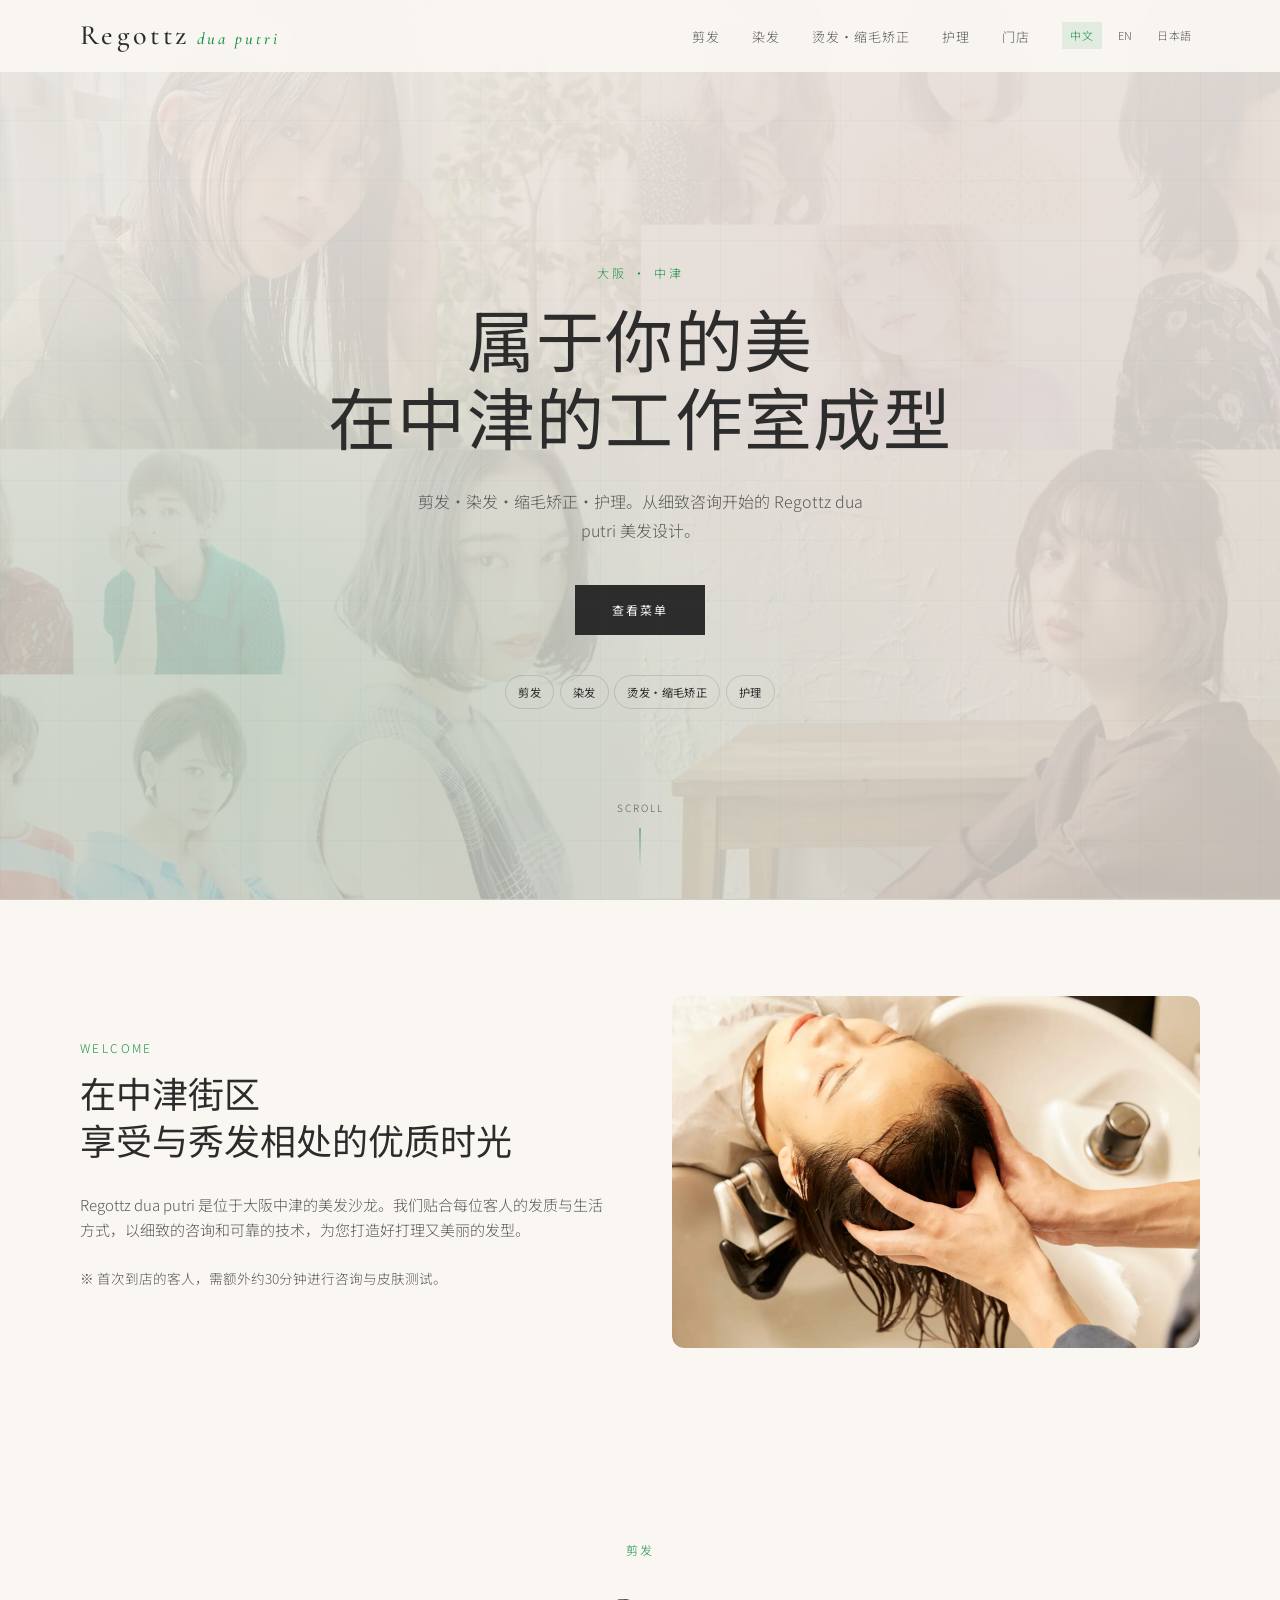
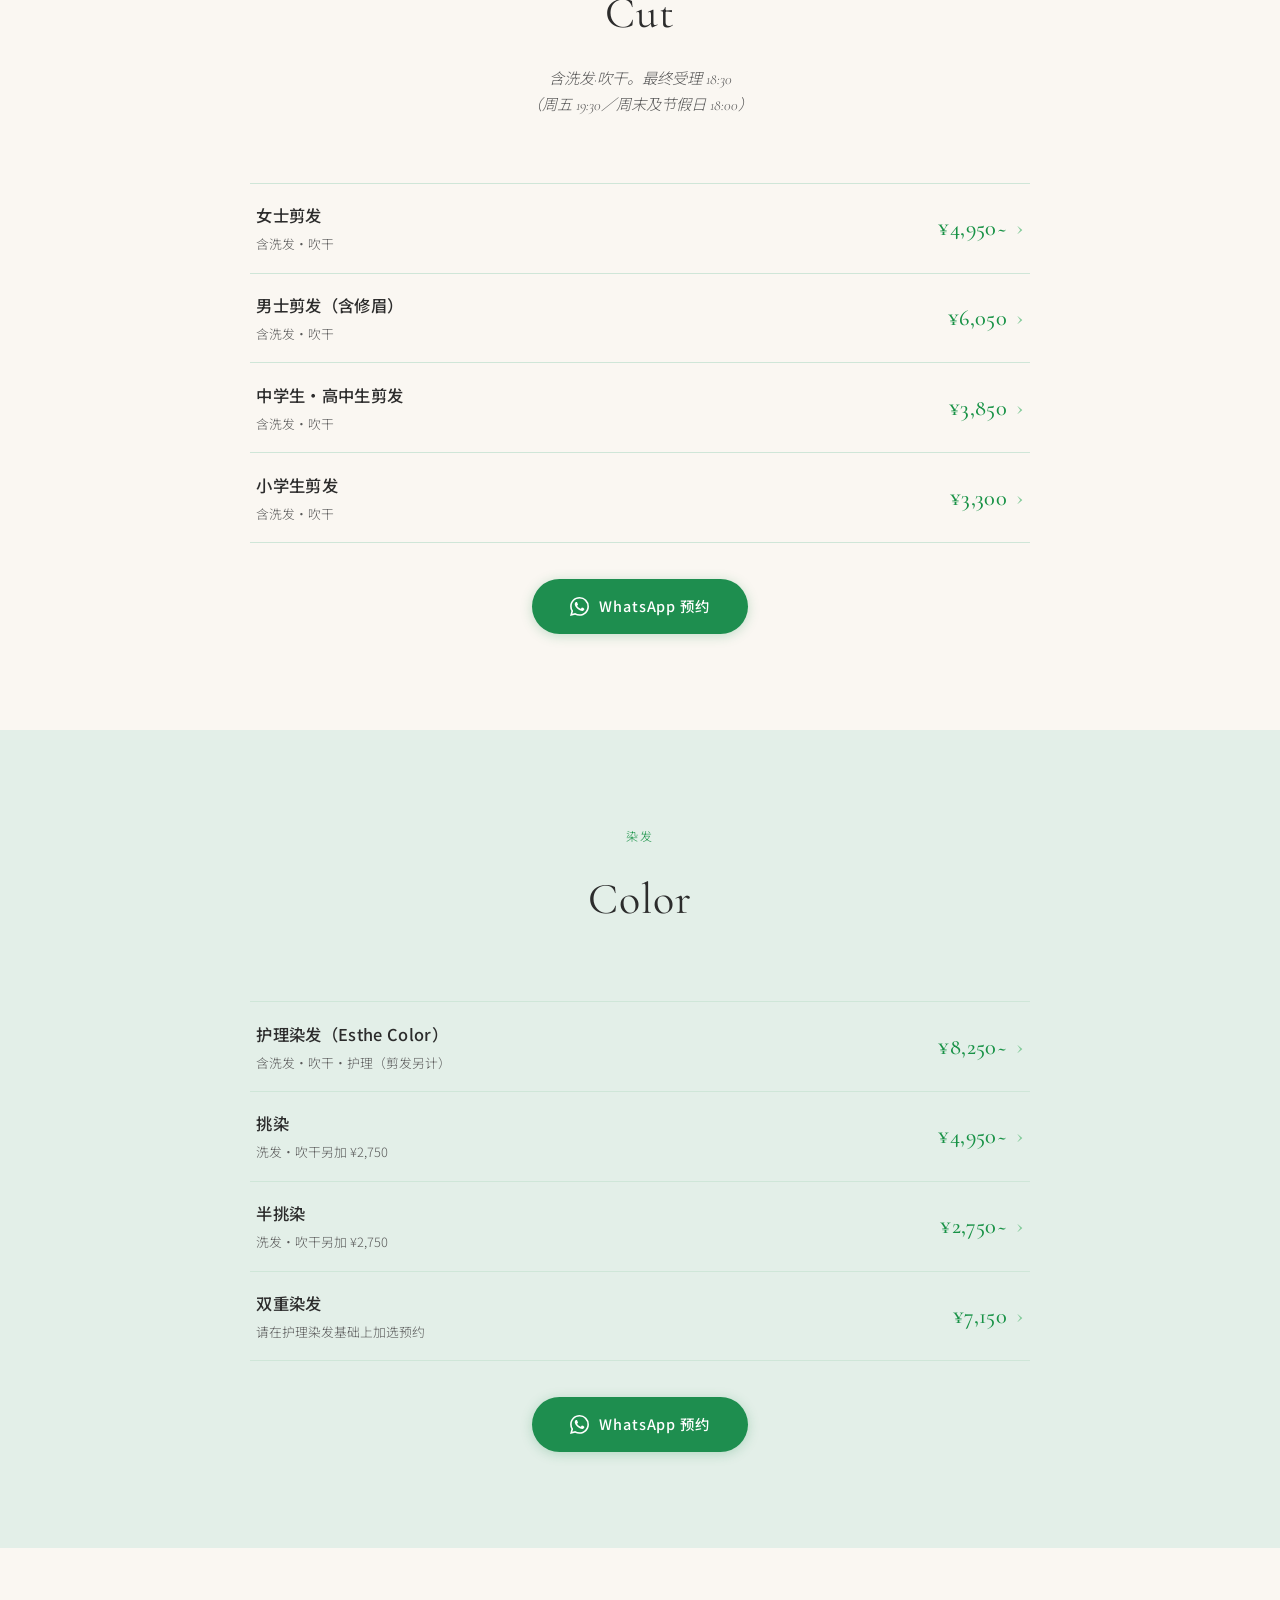
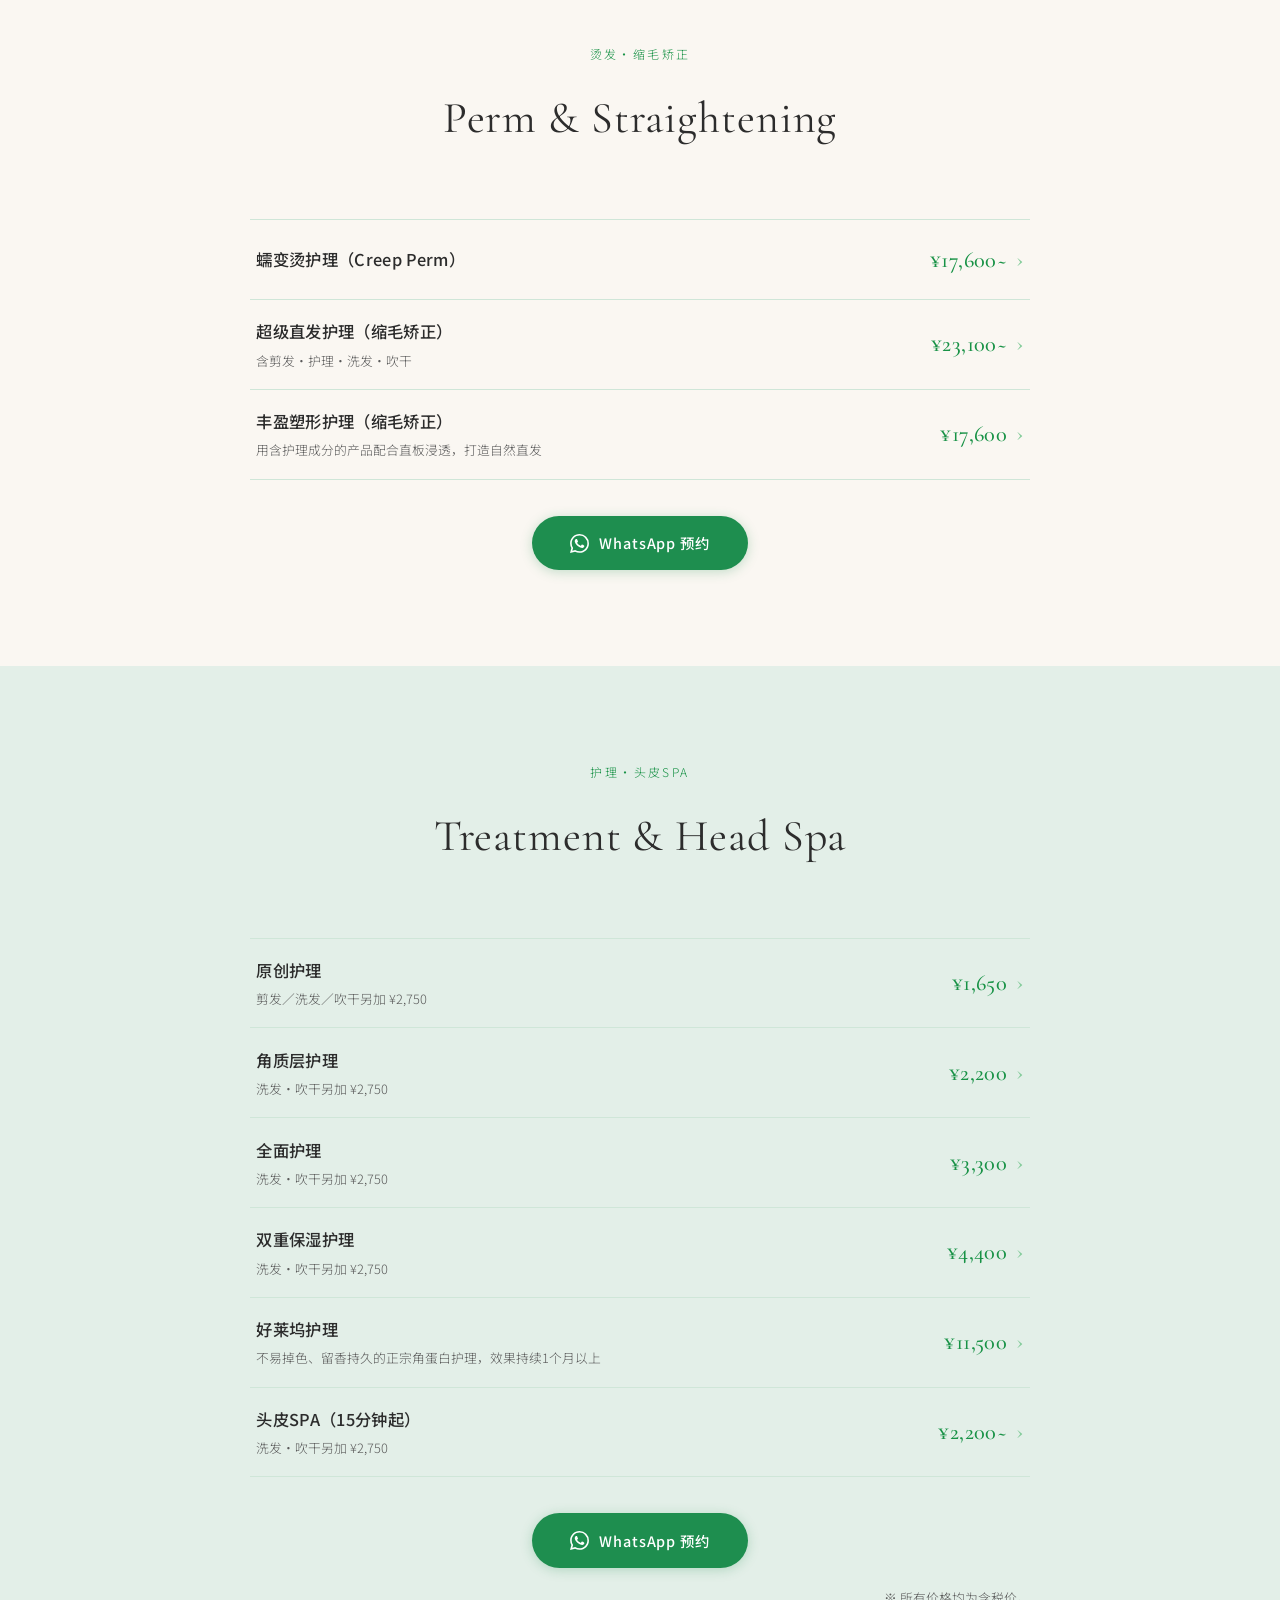
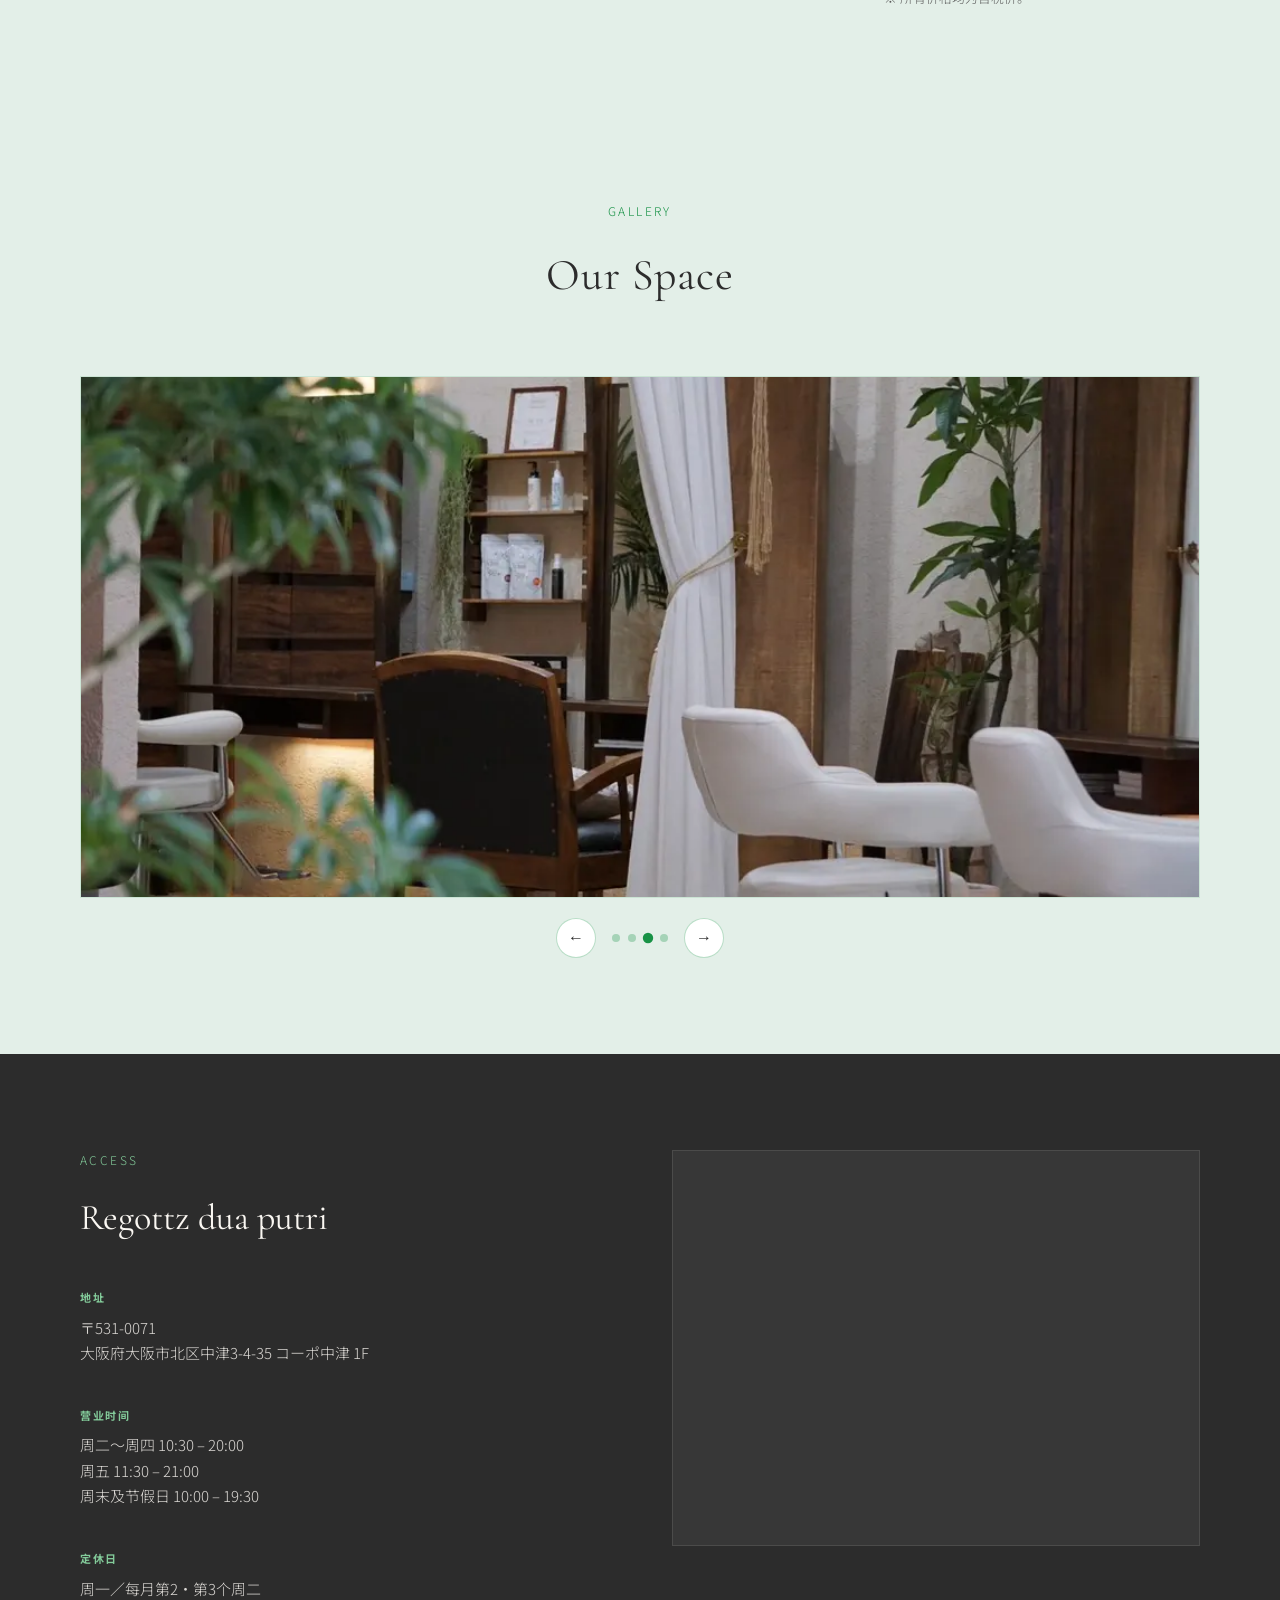
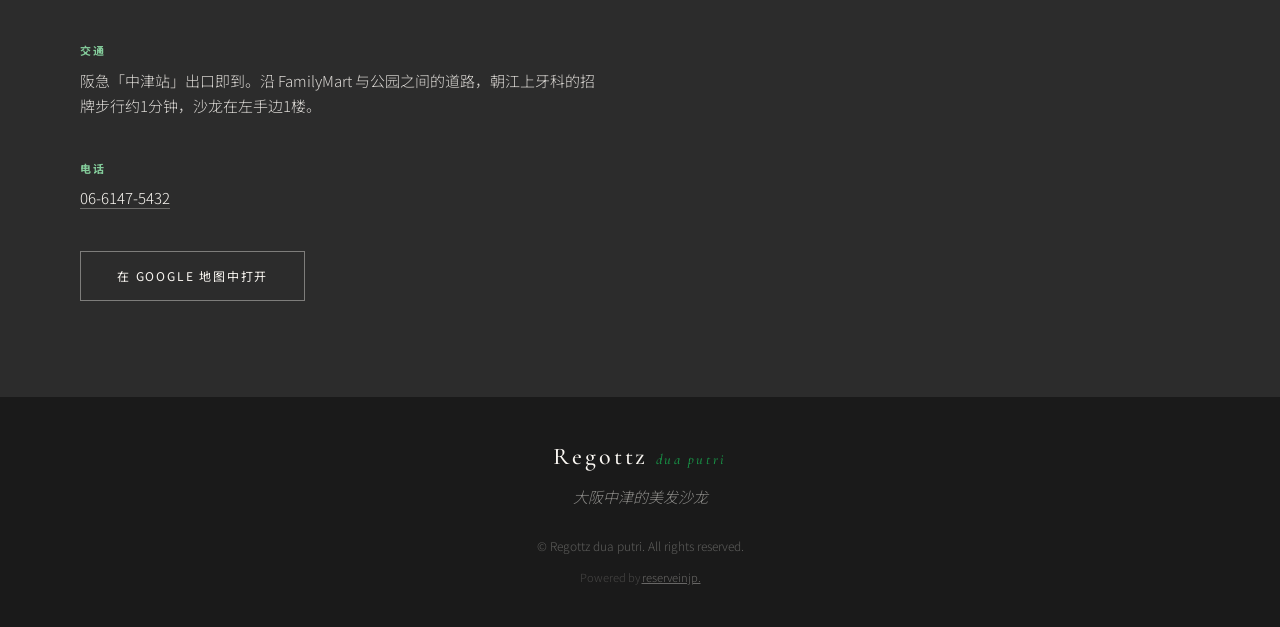
<file: cn/index.html>
<!DOCTYPE html>
<html lang="zh-CN">
<head>
  <meta charset="UTF-8">
  <meta name="viewport" content="width=device-width, initial-scale=1.0">
  <meta name="description" content="Regottz dua putri — 大阪中津的美发沙龙。剪发、染发、烫发、缩毛矫正、护理、头皮SPA。阪急中津站步行1分钟。">
  <title>Regottz dua putri | 大阪中津美发沙龙</title>
  <link rel="preconnect" href="https://fonts.googleapis.com">
  <link rel="preconnect" href="https://fonts.gstatic.com" crossorigin>
  <link href="https://fonts.googleapis.com/css2?family=Cormorant+Garamond:ital,wght@0,400;0,500;0,600;1,400&family=Noto+Sans+JP:wght@300;400;500&family=Noto+Sans+SC:wght@300;400;500&display=swap" rel="stylesheet">
  <link rel="stylesheet" href="../styles.css">
</head>
<body>
  <header class="header" id="header">
    <nav class="nav container">
      <a href="../landing.html" class="logo">Regottz<span class="logo-sub">dua putri</span></a>
      <button class="nav-toggle" aria-label="打开菜单" aria-expanded="false">
        <span></span>
        <span></span>
      </button>
      <div class="nav-menu">
        <ul class="nav-links">
          <li><a href="#cut">剪发</a></li>
          <li><a href="#color">染发</a></li>
          <li><a href="#perm">烫发·缩毛矫正</a></li>
          <li><a href="#treatment">护理</a></li>
          <li><a href="#visit">门店</a></li>
        </ul>
        <div class="lang-switch">
          <a href="../cn/index.html" class="active">中文</a>
          <a href="../en/index.html">EN</a>
          <a href="../jp/index.html">日本語</a>
        </div>
      </div>
    </nav>
  </header>

  <main>
    <section class="hero">
      <div class="hero-carousel" id="heroCarousel">
        <div class="hero-slide active" style="background-image: url(../assets/images/hero-1.webp);"></div>
      </div>
      <div class="hero-grid-overlay"></div>
      <div class="hero-content container">
        <p class="hero-tag">大阪 · 中津</p>
        <h1>属于你的美<br>在中津的工作室成型</h1>
        <p class="hero-sub">剪发·染发·缩毛矫正·护理。从细致咨询开始的 Regottz dua putri 美发设计。</p>
        <a href="#cut" class="btn btn-primary">查看菜单</a>
        <div class="hero-quick-nav">
          <a href="#cut" class="hero-nav-pill">剪发</a>
          <a href="#color" class="hero-nav-pill">染发</a>
          <a href="#perm" class="hero-nav-pill">烫发·缩毛矫正</a>
          <a href="#treatment" class="hero-nav-pill">护理</a>
        </div>
      </div>
      <div class="hero-scroll">
        <span>Scroll</span>
        <div class="scroll-line"></div>
      </div>
    </section>

    <section class="intro section">
      <div class="container intro-grid">
        <div class="intro-text">
          <p class="section-label">Welcome</p>
          <h2>在中津街区<br>享受与秀发相处的优质时光</h2>
          <p>Regottz dua putri 是位于大阪中津的美发沙龙。我们贴合每位客人的发质与生活方式，以细致的咨询和可靠的技术，为您打造好打理又美丽的发型。</p>
          <p class="intro-note">※ 首次到店的客人，需额外约30分钟进行咨询与皮肤测试。</p>
        </div>
        <div class="intro-features">
          <div class="intro-promo-image">
            <img src="../assets/images/hero-2.webp" alt="Regottz dua putri 沙龙" loading="lazy">
          </div>
        </div>
      </div>
    </section>

    <section class="services section" id="cut">
      <div class="container">
        <header class="section-header">
          <p class="section-label">剪发</p>
          <h2>Cut</h2>
          <p class="section-sub">含洗发·吹干。最终受理 18:30<br>（周五 19:30／周末及节假日 18:00）</p>
        </header>
        <div class="menu-list">
          <a class="menu-row" href="../booking.html?service=Ladies%20Cut">
            <span class="menu-row-main"><span class="menu-name">女士剪发</span><span class="menu-note">含洗发·吹干</span></span>
            <span class="menu-price">¥4,950~</span>
          </a>
          <a class="menu-row" href="../booking.html?service=Mens%20Cut">
            <span class="menu-row-main"><span class="menu-name">男士剪发（含修眉）</span><span class="menu-note">含洗发·吹干</span></span>
            <span class="menu-price">¥6,050</span>
          </a>
          <a class="menu-row" href="../booking.html?service=Junior%20High%20%2F%20High%20School%20Cut">
            <span class="menu-row-main"><span class="menu-name">中学生·高中生剪发</span><span class="menu-note">含洗发·吹干</span></span>
            <span class="menu-price">¥3,850</span>
          </a>
          <a class="menu-row" href="../booking.html?service=Elementary%20School%20Cut">
            <span class="menu-row-main"><span class="menu-name">小学生剪发</span><span class="menu-note">含洗发·吹干</span></span>
            <span class="menu-price">¥3,300</span>
          </a>
        </div>
        <div class="section-cta">
          <a href="../booking.html" class="btn-book-cta"><svg viewBox="0 0 24 24"><path d="M17.472 14.382c-.297-.149-1.758-.867-2.03-.967-.273-.099-.471-.148-.67.15-.197.297-.767.966-.94 1.164-.173.199-.347.223-.644.075-.297-.15-1.255-.463-2.39-1.475-.884-.788-1.48-1.761-1.653-2.059-.173-.297-.018-.458.13-.606.134-.133.298-.347.446-.52.149-.174.198-.298.298-.497.099-.198.05-.371-.025-.52-.075-.149-.669-1.612-.916-2.207-.242-.579-.487-.5-.669-.51-.173-.008-.371-.01-.57-.01-.198 0-.52.074-.792.372-.272.297-1.04 1.016-1.04 2.479 0 1.462 1.065 2.875 1.213 3.074.149.198 2.096 3.2 5.077 4.487.709.306 1.262.489 1.694.625.712.227 1.36.195 1.871.118.571-.085 1.758-.719 2.006-1.413.248-.694.248-1.289.173-1.413-.074-.124-.272-.198-.57-.347m-5.421 7.403h-.004a9.87 9.87 0 01-5.031-1.378l-.361-.214-3.741.982.998-3.648-.235-.374a9.86 9.86 0 01-1.51-5.26c.001-5.45 4.436-9.884 9.888-9.884 2.64 0 5.122 1.03 6.988 2.898a9.825 9.825 0 012.893 6.994c-.003 5.45-4.437 9.884-9.885 9.884m8.413-18.297A11.815 11.815 0 0012.05 0C5.495 0 .16 5.335.157 11.892c0 2.096.547 4.142 1.588 5.945L.057 24l6.305-1.654a11.882 11.882 0 005.683 1.448h.005c6.554 0 11.89-5.335 11.893-11.893a11.821 11.821 0 00-3.48-8.413Z"/></svg>WhatsApp 预约</a>
        </div>
      </div>
    </section>

    <section class="services section section-alt" id="color">
      <div class="container">
        <header class="section-header">
          <p class="section-label">染发</p>
          <h2>Color</h2>
        </header>
        <div class="menu-list">
          <a class="menu-row" href="../booking.html?service=Esthe%20Color">
            <span class="menu-row-main"><span class="menu-name">护理染发（Esthe Color）</span><span class="menu-note">含洗发·吹干·护理（剪发另计）</span></span>
            <span class="menu-price">¥8,250~</span>
          </a>
          <a class="menu-row" href="../booking.html?service=Weaving%20Color">
            <span class="menu-row-main"><span class="menu-name">挑染</span><span class="menu-note">洗发·吹干另加 ¥2,750</span></span>
            <span class="menu-price">¥4,950~</span>
          </a>
          <a class="menu-row" href="../booking.html?service=Half%20Weaving%20Color">
            <span class="menu-row-main"><span class="menu-name">半挑染</span><span class="menu-note">洗发·吹干另加 ¥2,750</span></span>
            <span class="menu-price">¥2,750~</span>
          </a>
          <a class="menu-row" href="../booking.html?service=Double%20Color">
            <span class="menu-row-main"><span class="menu-name">双重染发</span><span class="menu-note">请在护理染发基础上加选预约</span></span>
            <span class="menu-price">¥7,150</span>
          </a>
        </div>
        <div class="section-cta">
          <a href="../booking.html" class="btn-book-cta"><svg viewBox="0 0 24 24"><path d="M17.472 14.382c-.297-.149-1.758-.867-2.03-.967-.273-.099-.471-.148-.67.15-.197.297-.767.966-.94 1.164-.173.199-.347.223-.644.075-.297-.15-1.255-.463-2.39-1.475-.884-.788-1.48-1.761-1.653-2.059-.173-.297-.018-.458.13-.606.134-.133.298-.347.446-.52.149-.174.198-.298.298-.497.099-.198.05-.371-.025-.52-.075-.149-.669-1.612-.916-2.207-.242-.579-.487-.5-.669-.51-.173-.008-.371-.01-.57-.01-.198 0-.52.074-.792.372-.272.297-1.04 1.016-1.04 2.479 0 1.462 1.065 2.875 1.213 3.074.149.198 2.096 3.2 5.077 4.487.709.306 1.262.489 1.694.625.712.227 1.36.195 1.871.118.571-.085 1.758-.719 2.006-1.413.248-.694.248-1.289.173-1.413-.074-.124-.272-.198-.57-.347m-5.421 7.403h-.004a9.87 9.87 0 01-5.031-1.378l-.361-.214-3.741.982.998-3.648-.235-.374a9.86 9.86 0 01-1.51-5.26c.001-5.45 4.436-9.884 9.888-9.884 2.64 0 5.122 1.03 6.988 2.898a9.825 9.825 0 012.893 6.994c-.003 5.45-4.437 9.884-9.885 9.884m8.413-18.297A11.815 11.815 0 0012.05 0C5.495 0 .16 5.335.157 11.892c0 2.096.547 4.142 1.588 5.945L.057 24l6.305-1.654a11.882 11.882 0 005.683 1.448h.005c6.554 0 11.89-5.335 11.893-11.893a11.821 11.821 0 00-3.48-8.413Z"/></svg>WhatsApp 预约</a>
        </div>
      </div>
    </section>

    <section class="services section" id="perm">
      <div class="container">
        <header class="section-header">
          <p class="section-label">烫发·缩毛矫正</p>
          <h2>Perm &amp; Straightening</h2>
        </header>
        <div class="menu-list">
          <a class="menu-row" href="../booking.html?service=Creep%20Perm%20Esthe">
            <span class="menu-row-main"><span class="menu-name">蠕变烫护理（Creep Perm）</span></span>
            <span class="menu-price">¥17,600~</span>
          </a>
          <a class="menu-row" href="../booking.html?service=Super%20Straight%20Esthe">
            <span class="menu-row-main"><span class="menu-name">超级直发护理（缩毛矫正）</span><span class="menu-note">含剪发·护理·洗发·吹干</span></span>
            <span class="menu-price">¥23,100~</span>
          </a>
          <a class="menu-row" href="../booking.html?service=Volume%20Shape%20Treatment%20Esthe">
            <span class="menu-row-main"><span class="menu-name">丰盈塑形护理（缩毛矫正）</span><span class="menu-note">用含护理成分的产品配合直板浸透，打造自然直发</span></span>
            <span class="menu-price">¥17,600</span>
          </a>
        </div>
        <div class="section-cta">
          <a href="../booking.html" class="btn-book-cta"><svg viewBox="0 0 24 24"><path d="M17.472 14.382c-.297-.149-1.758-.867-2.03-.967-.273-.099-.471-.148-.67.15-.197.297-.767.966-.94 1.164-.173.199-.347.223-.644.075-.297-.15-1.255-.463-2.39-1.475-.884-.788-1.48-1.761-1.653-2.059-.173-.297-.018-.458.13-.606.134-.133.298-.347.446-.52.149-.174.198-.298.298-.497.099-.198.05-.371-.025-.52-.075-.149-.669-1.612-.916-2.207-.242-.579-.487-.5-.669-.51-.173-.008-.371-.01-.57-.01-.198 0-.52.074-.792.372-.272.297-1.04 1.016-1.04 2.479 0 1.462 1.065 2.875 1.213 3.074.149.198 2.096 3.2 5.077 4.487.709.306 1.262.489 1.694.625.712.227 1.36.195 1.871.118.571-.085 1.758-.719 2.006-1.413.248-.694.248-1.289.173-1.413-.074-.124-.272-.198-.57-.347m-5.421 7.403h-.004a9.87 9.87 0 01-5.031-1.378l-.361-.214-3.741.982.998-3.648-.235-.374a9.86 9.86 0 01-1.51-5.26c.001-5.45 4.436-9.884 9.888-9.884 2.64 0 5.122 1.03 6.988 2.898a9.825 9.825 0 012.893 6.994c-.003 5.45-4.437 9.884-9.885 9.884m8.413-18.297A11.815 11.815 0 0012.05 0C5.495 0 .16 5.335.157 11.892c0 2.096.547 4.142 1.588 5.945L.057 24l6.305-1.654a11.882 11.882 0 005.683 1.448h.005c6.554 0 11.89-5.335 11.893-11.893a11.821 11.821 0 00-3.48-8.413Z"/></svg>WhatsApp 预约</a>
        </div>
      </div>
    </section>

    <section class="services section section-alt" id="treatment">
      <div class="container">
        <header class="section-header">
          <p class="section-label">护理·头皮SPA</p>
          <h2>Treatment &amp; Head Spa</h2>
        </header>
        <div class="menu-list">
          <a class="menu-row" href="../booking.html?service=Original%20Treatment">
            <span class="menu-row-main"><span class="menu-name">原创护理</span><span class="menu-note">剪发／洗发／吹干另加 ¥2,750</span></span>
            <span class="menu-price">¥1,650</span>
          </a>
          <a class="menu-row" href="../booking.html?service=Cuticle%20Care%20Treatment">
            <span class="menu-row-main"><span class="menu-name">角质层护理</span><span class="menu-note">洗发·吹干另加 ¥2,750</span></span>
            <span class="menu-price">¥2,200</span>
          </a>
          <a class="menu-row" href="../booking.html?service=Holistic%20Care%20Treatment">
            <span class="menu-row-main"><span class="menu-name">全面护理</span><span class="menu-note">洗发·吹干另加 ¥2,750</span></span>
            <span class="menu-price">¥3,300</span>
          </a>
          <a class="menu-row" href="../booking.html?service=Double%20Moist%20Care%20Treatment">
            <span class="menu-row-main"><span class="menu-name">双重保湿护理</span><span class="menu-note">洗发·吹干另加 ¥2,750</span></span>
            <span class="menu-price">¥4,400</span>
          </a>
          <a class="menu-row" href="../booking.html?service=Hollywood%20Treatment">
            <span class="menu-row-main"><span class="menu-name">好莱坞护理</span><span class="menu-note">不易掉色、留香持久的正宗角蛋白护理，效果持续1个月以上</span></span>
            <span class="menu-price">¥11,500</span>
          </a>
          <a class="menu-row" href="../booking.html?service=Head%20Spa">
            <span class="menu-row-main"><span class="menu-name">头皮SPA（15分钟起）</span><span class="menu-note">洗发·吹干另加 ¥2,750</span></span>
            <span class="menu-price">¥2,200~</span>
          </a>
        </div>
        <div class="section-cta">
          <a href="../booking.html" class="btn-book-cta"><svg viewBox="0 0 24 24"><path d="M17.472 14.382c-.297-.149-1.758-.867-2.03-.967-.273-.099-.471-.148-.67.15-.197.297-.767.966-.94 1.164-.173.199-.347.223-.644.075-.297-.15-1.255-.463-2.39-1.475-.884-.788-1.48-1.761-1.653-2.059-.173-.297-.018-.458.13-.606.134-.133.298-.347.446-.52.149-.174.198-.298.298-.497.099-.198.05-.371-.025-.52-.075-.149-.669-1.612-.916-2.207-.242-.579-.487-.5-.669-.51-.173-.008-.371-.01-.57-.01-.198 0-.52.074-.792.372-.272.297-1.04 1.016-1.04 2.479 0 1.462 1.065 2.875 1.213 3.074.149.198 2.096 3.2 5.077 4.487.709.306 1.262.489 1.694.625.712.227 1.36.195 1.871.118.571-.085 1.758-.719 2.006-1.413.248-.694.248-1.289.173-1.413-.074-.124-.272-.198-.57-.347m-5.421 7.403h-.004a9.87 9.87 0 01-5.031-1.378l-.361-.214-3.741.982.998-3.648-.235-.374a9.86 9.86 0 01-1.51-5.26c.001-5.45 4.436-9.884 9.888-9.884 2.64 0 5.122 1.03 6.988 2.898a9.825 9.825 0 012.893 6.994c-.003 5.45-4.437 9.884-9.885 9.884m8.413-18.297A11.815 11.815 0 0012.05 0C5.495 0 .16 5.335.157 11.892c0 2.096.547 4.142 1.588 5.945L.057 24l6.305-1.654a11.882 11.882 0 005.683 1.448h.005c6.554 0 11.89-5.335 11.893-11.893a11.821 11.821 0 00-3.48-8.413Z"/></svg>WhatsApp 预约</a>
        </div>
        <p class="menu-tax-note">※ 所有价格均为含税价。</p>
      </div>
    </section>

    <section class="env-carousel-section" aria-label="沙龙相册">
      <div class="container">
        <header class="section-header">
          <p class="section-label">Gallery</p>
          <h2>Our Space</h2>
        </header>
        <div class="env-carousel" id="envCarousel">
          <div class="env-carousel-track" id="envTrack">
            <div class="env-carousel-slide"><img src="../assets/images/gallery-8.webp" alt="Regottz dua putri 沙龙内景" loading="lazy"></div>
            <div class="env-carousel-slide"><img src="../assets/images/gallery-9.webp" alt="Regottz dua putri 造型区" loading="lazy"></div>
            <div class="env-carousel-slide"><img src="../assets/images/gallery-10.webp" alt="Regottz dua putri 放松角落" loading="lazy"></div>
            <div class="env-carousel-slide"><img src="../assets/images/gallery-1.webp" alt="Regottz dua putri 染发色卡" loading="lazy"></div>
          </div>
        </div>
        <div class="env-carousel-nav">
          <button class="env-carousel-btn" id="envPrev" aria-label="上一张">&larr;</button>
          <div class="env-dots" id="envDots"></div>
          <button class="env-carousel-btn" id="envNext" aria-label="下一张">&rarr;</button>
        </div>
      </div>
    </section>

    <section class="visit section" id="visit">
      <div class="container visit-grid">
        <div class="visit-info">
          <p class="section-label">Access</p>
          <h2>Regottz dua putri</h2>
          <div class="visit-details">
            <div class="visit-item">
              <h4>地址</h4>
              <p>〒531-0071<br>大阪府大阪市北区中津3-4-35 コーポ中津 1F</p>
            </div>
            <div class="visit-item">
              <h4>营业时间</h4>
              <p>周二〜周四 10:30 – 20:00<br>周五 11:30 – 21:00<br>周末及节假日 10:00 – 19:30</p>
            </div>
            <div class="visit-item">
              <h4>定休日</h4>
              <p>周一／每月第2·第3个周二</p>
            </div>
            <div class="visit-item">
              <h4>交通</h4>
              <p>阪急「中津站」出口即到。沿 FamilyMart 与公园之间的道路，朝江上牙科的招牌步行约1分钟，沙龙在左手边1楼。</p>
            </div>
            <div class="visit-item">
              <h4>电话</h4>
              <p><a href="tel:+81661475432">06-6147-5432</a></p>
            </div>
          </div>
          <a href="https://maps.app.goo.gl/5Rbx8WsFJTBKq7fg8" target="_blank" rel="noopener noreferrer" class="btn btn-outline">在 Google 地图中打开</a>
        </div>
        <div class="visit-map">
          <iframe
            title="Regottz dua putri 地图"
            src="https://www.google.com/maps?q=Regottz+dua+putri&output=embed"
            width="100%"
            height="100%"
            style="border:0;"
            allowfullscreen=""
            loading="lazy"
            referrerpolicy="no-referrer-when-downgrade">
          </iframe>
        </div>
      </div>
    </section>
  </main>

  <footer class="footer">
    <div class="container footer-inner">
      <span class="logo">Regottz<span class="logo-sub">dua putri</span></span>
      <p class="footer-tagline">大阪中津的美发沙龙</p>
      <p class="footer-copy">&copy; Regottz dua putri. All rights reserved.</p>
      <p class="footer-powered">Powered by <a href="https://reserveinjp.com/" target="_blank" rel="noopener">reserveinjp.</a></p>
    </div>
  </footer>

<button class="back-to-top" id="backToTop" aria-label="返回顶部" title="返回顶部">&uarr;</button>
  <script src="../script.js"></script>
</body>
</html>
</file>
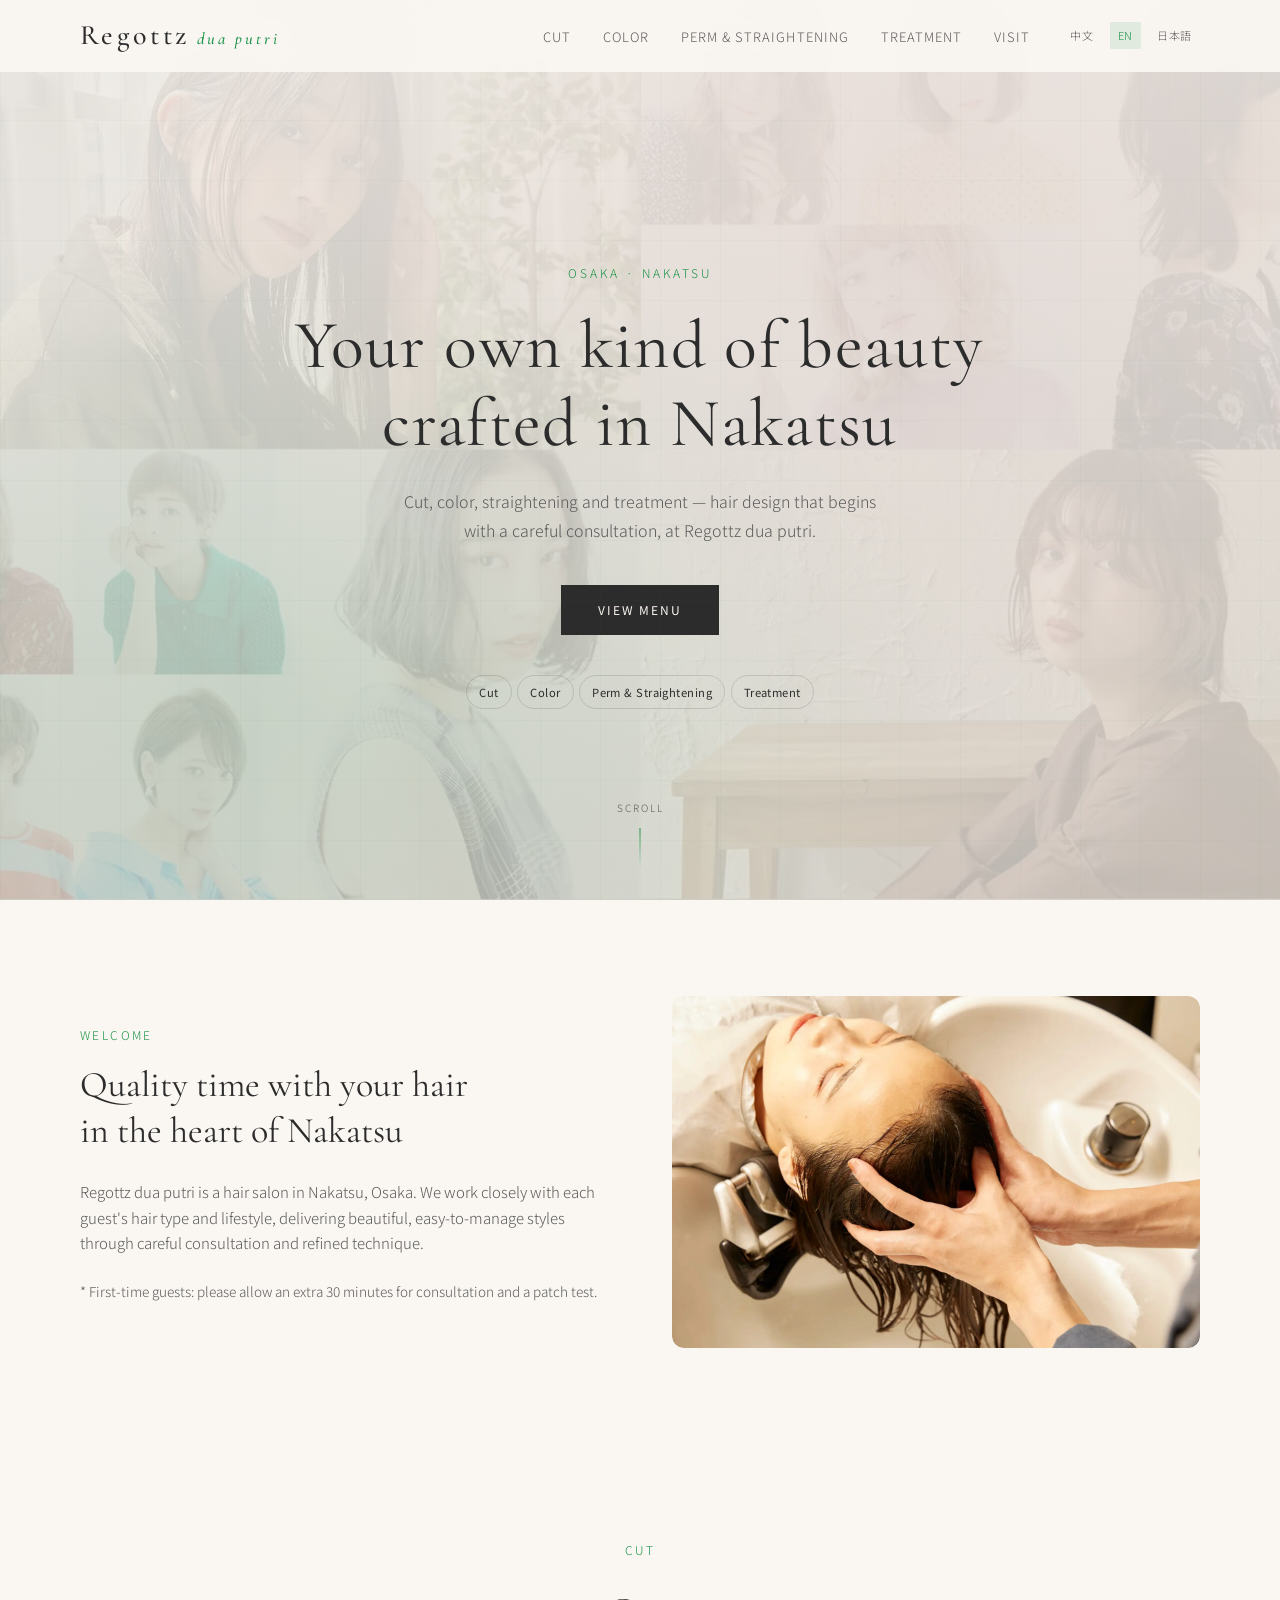
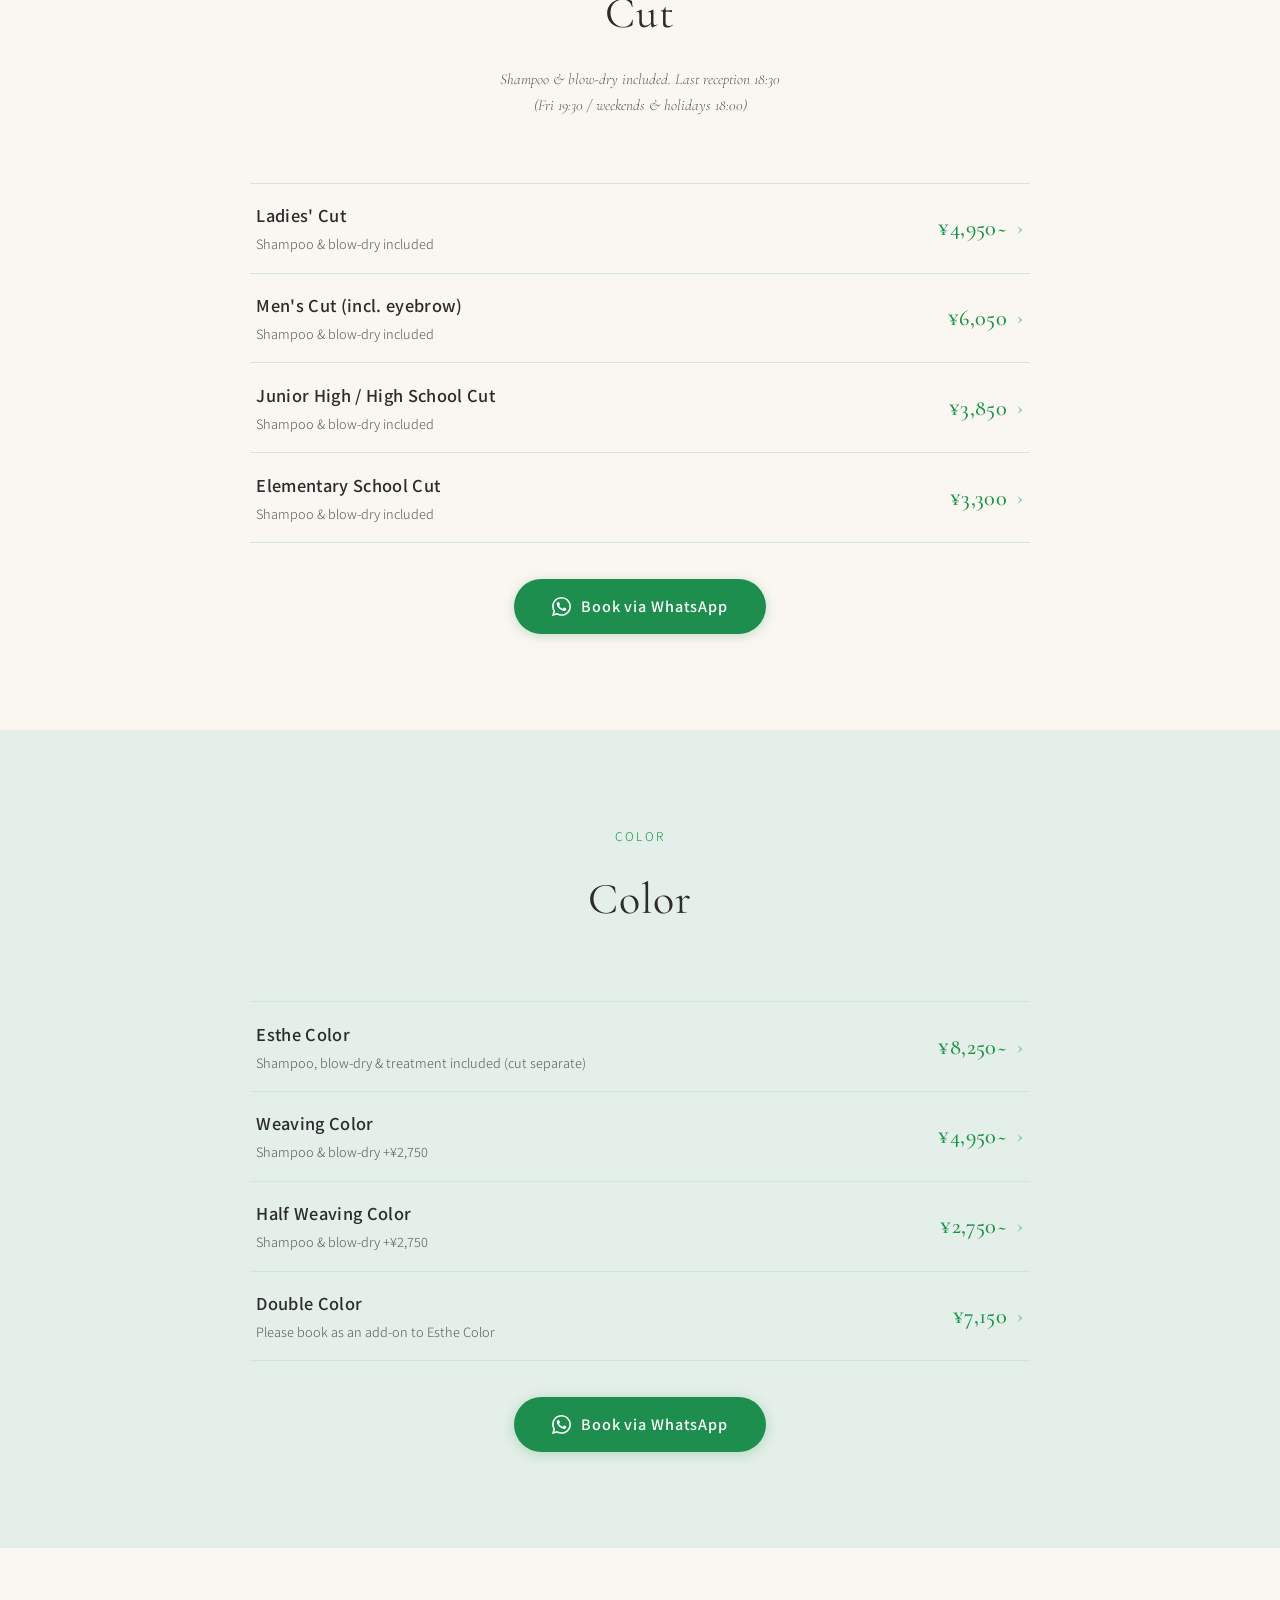
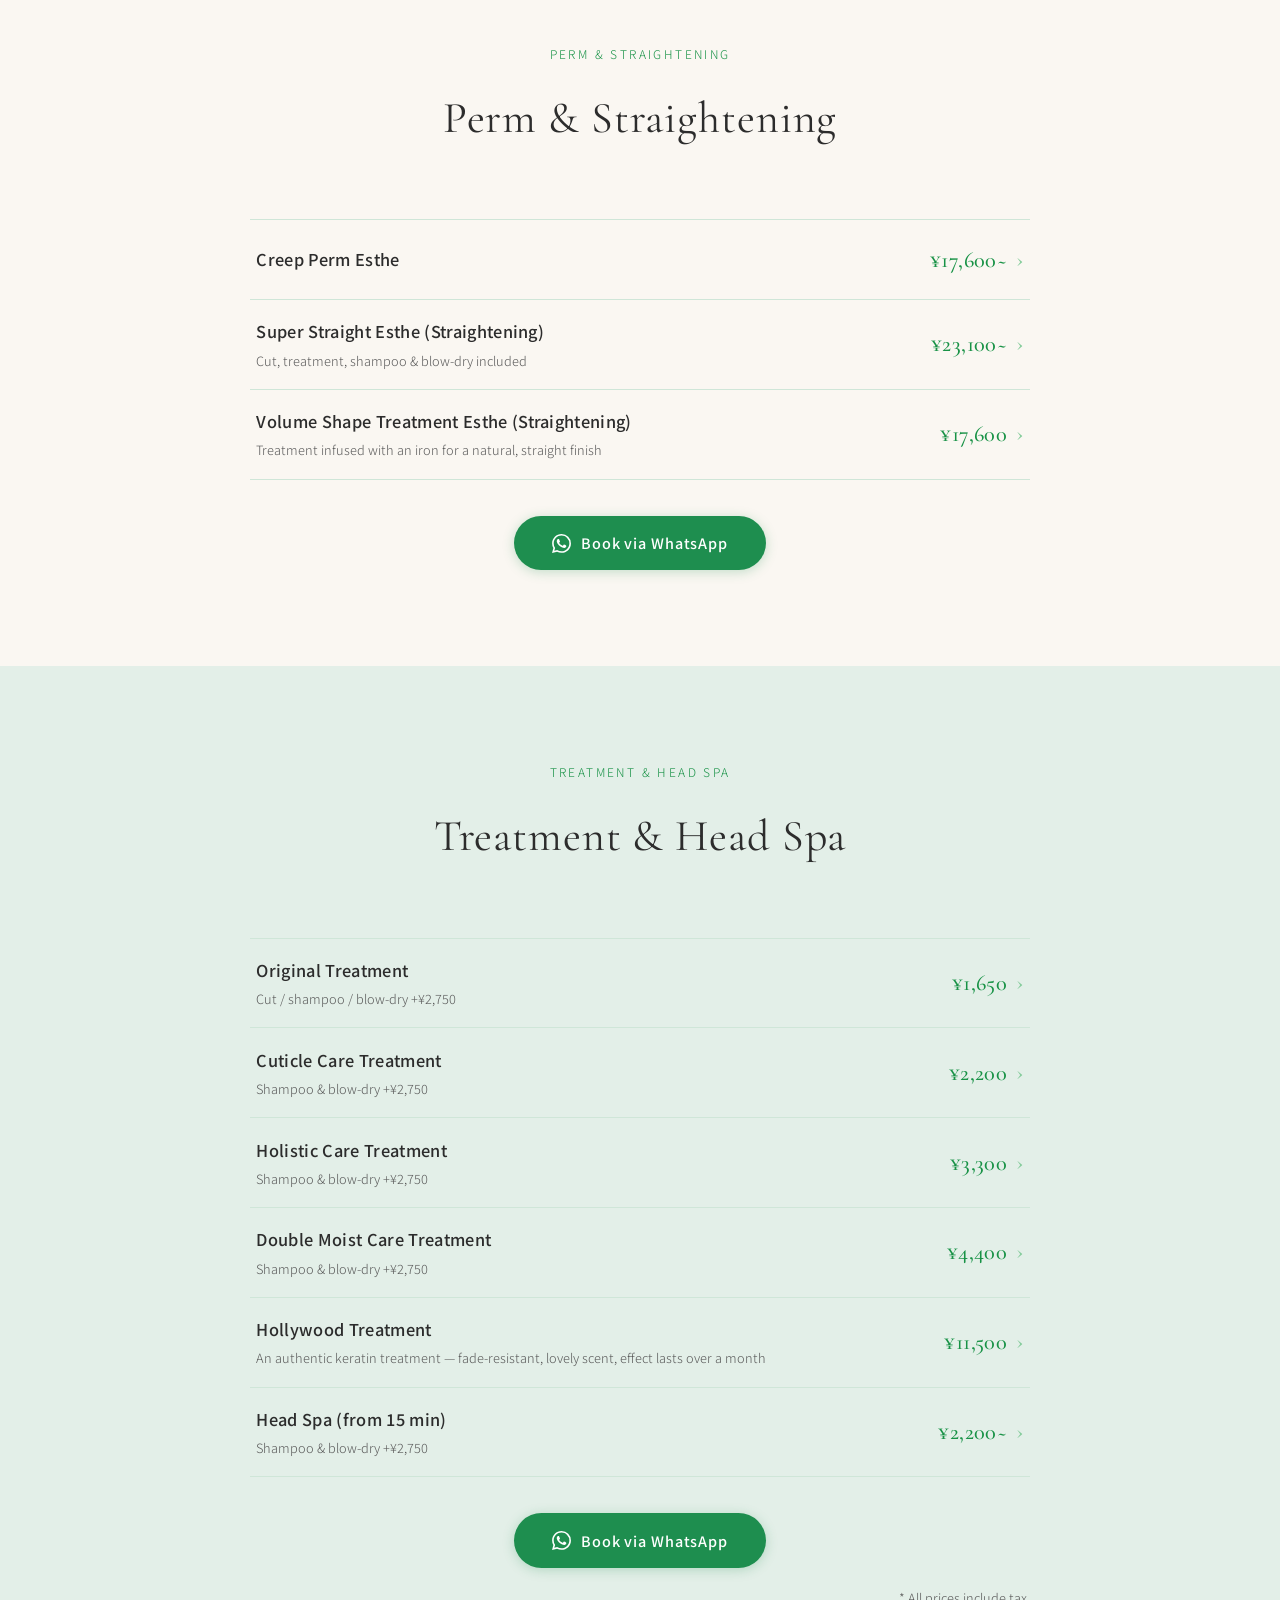
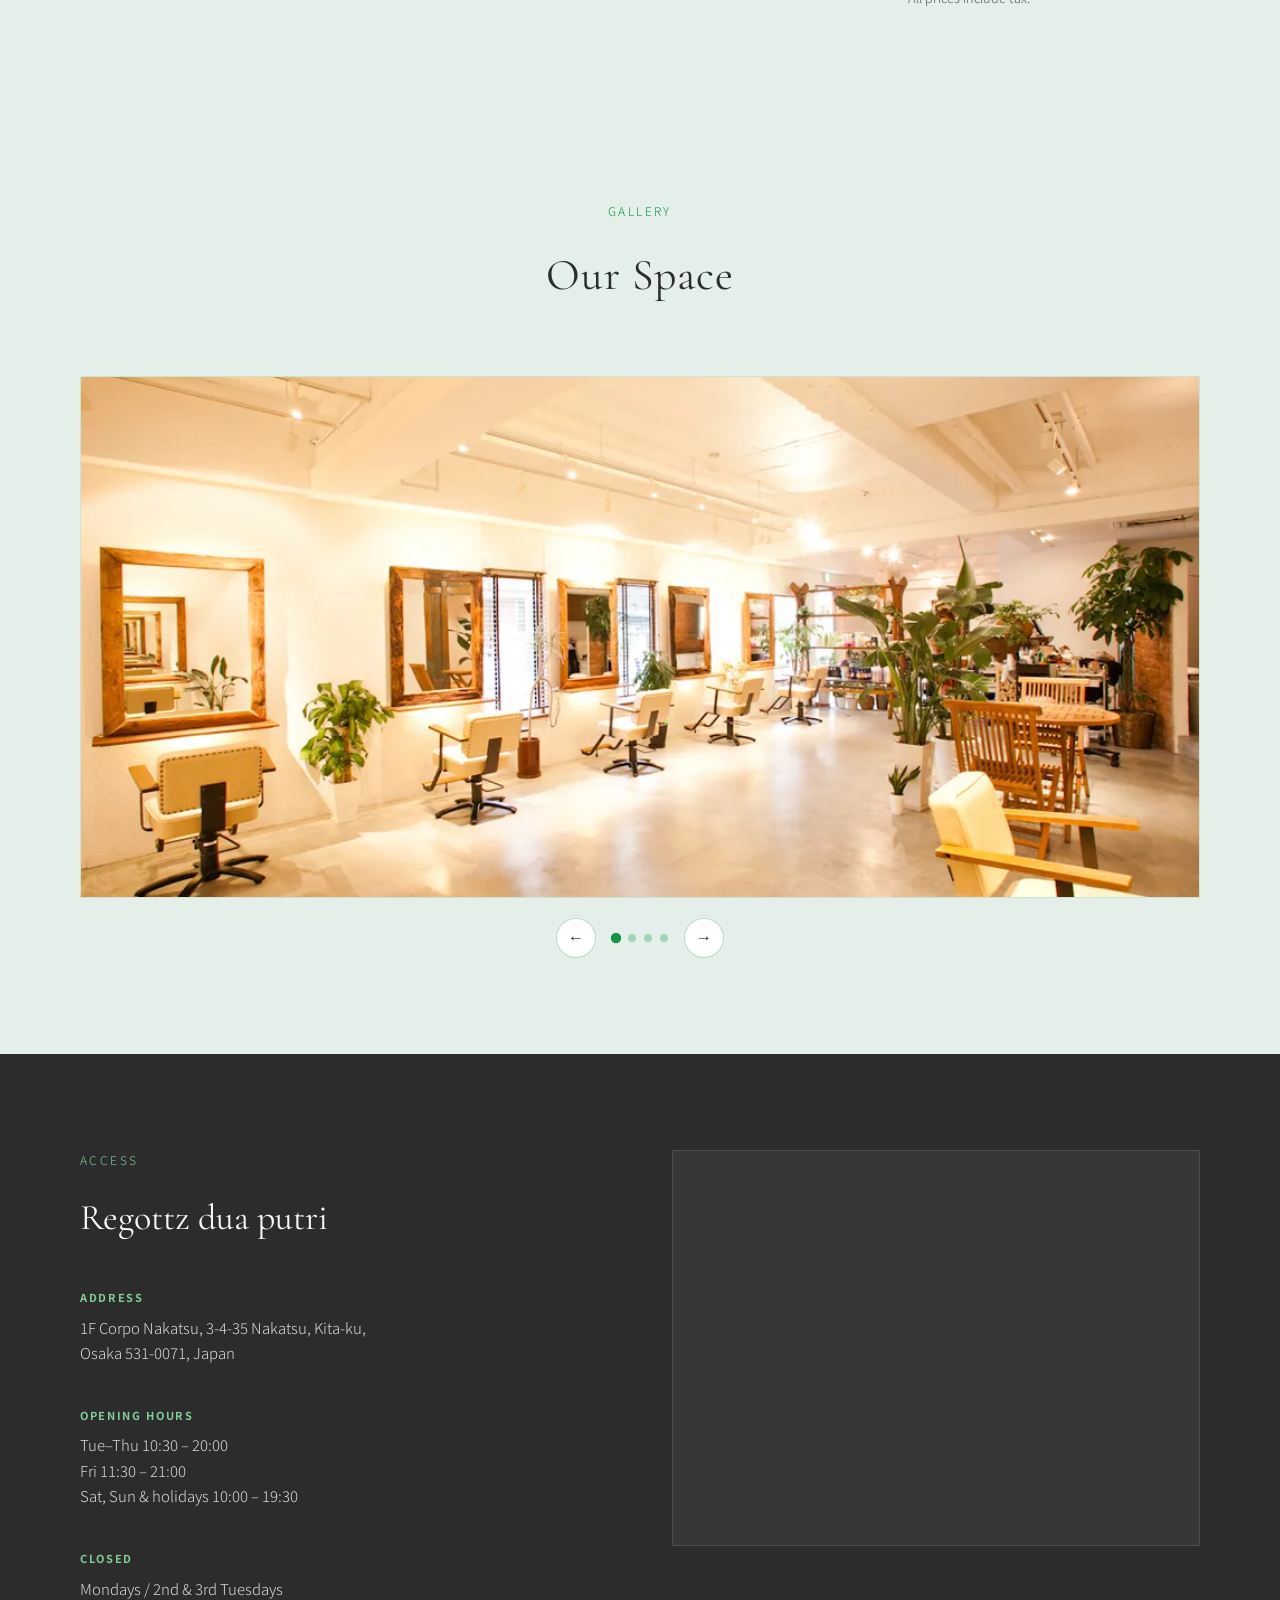
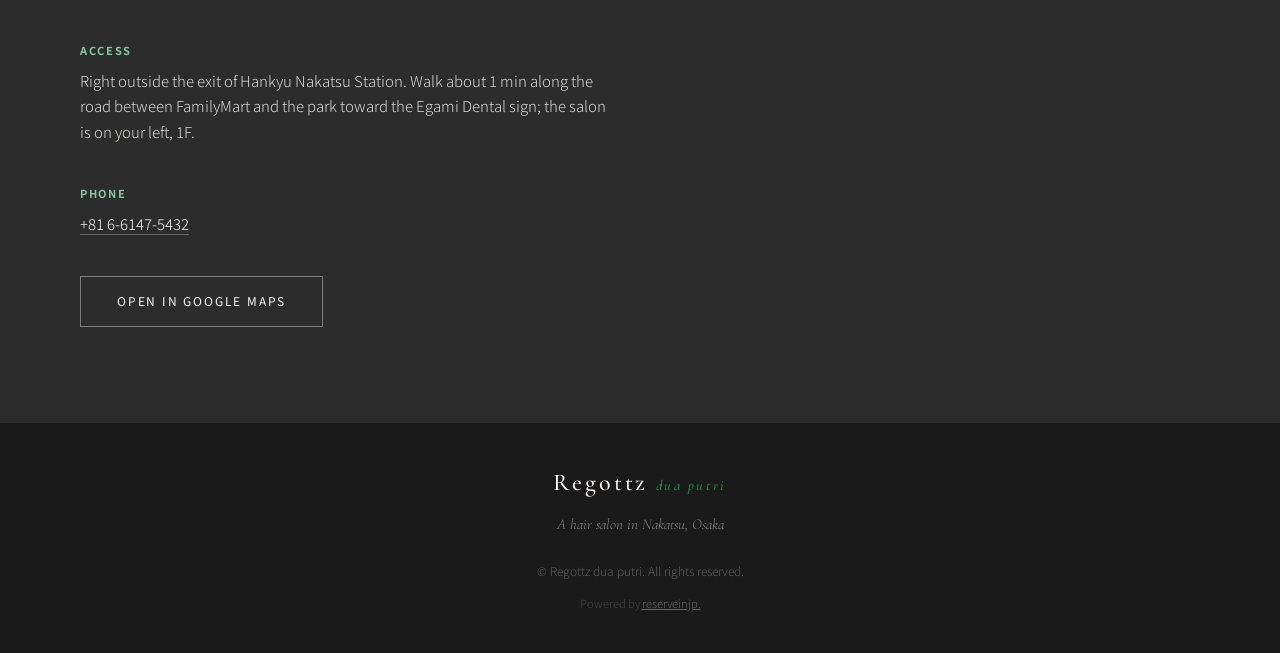
<file: en/index.html>
<!DOCTYPE html>
<html lang="en">
<head>
  <meta charset="UTF-8">
  <meta name="viewport" content="width=device-width, initial-scale=1.0">
  <meta name="description" content="Regottz dua putri — a hair salon in Nakatsu, Osaka. Cut, color, perm, straightening, treatment, head spa. 1 min from Hankyu Nakatsu Station.">
  <title>Regottz dua putri | Hair Salon in Nakatsu, Osaka</title>
  <link rel="preconnect" href="https://fonts.googleapis.com">
  <link rel="preconnect" href="https://fonts.gstatic.com" crossorigin>
  <link href="https://fonts.googleapis.com/css2?family=Cormorant+Garamond:ital,wght@0,400;0,500;0,600;1,400&family=Noto+Sans+JP:wght@300;400;500&family=Noto+Sans+SC:wght@300;400;500&display=swap" rel="stylesheet">
  <link rel="stylesheet" href="../styles.css">
</head>
<body>
  <header class="header" id="header">
    <nav class="nav container">
      <a href="../landing.html" class="logo">Regottz<span class="logo-sub">dua putri</span></a>
      <button class="nav-toggle" aria-label="Open menu" aria-expanded="false">
        <span></span>
        <span></span>
      </button>
      <div class="nav-menu">
        <ul class="nav-links">
          <li><a href="#cut">Cut</a></li>
          <li><a href="#color">Color</a></li>
          <li><a href="#perm">Perm &amp; Straightening</a></li>
          <li><a href="#treatment">Treatment</a></li>
          <li><a href="#visit">Visit</a></li>
        </ul>
        <div class="lang-switch">
          <a href="../cn/index.html">中文</a>
          <a href="../en/index.html" class="active">EN</a>
          <a href="../jp/index.html">日本語</a>
        </div>
      </div>
    </nav>
  </header>

  <main>
    <section class="hero">
      <div class="hero-carousel" id="heroCarousel">
        <div class="hero-slide active" style="background-image: url(../assets/images/hero-1.webp);"></div>
      </div>
      <div class="hero-grid-overlay"></div>
      <div class="hero-content container">
        <p class="hero-tag">Osaka · Nakatsu</p>
        <h1>Your own kind of beauty<br>crafted in Nakatsu</h1>
        <p class="hero-sub">Cut, color, straightening and treatment — hair design that begins with a careful consultation, at Regottz dua putri.</p>
        <a href="#cut" class="btn btn-primary">View Menu</a>
        <div class="hero-quick-nav">
          <a href="#cut" class="hero-nav-pill">Cut</a>
          <a href="#color" class="hero-nav-pill">Color</a>
          <a href="#perm" class="hero-nav-pill">Perm &amp; Straightening</a>
          <a href="#treatment" class="hero-nav-pill">Treatment</a>
        </div>
      </div>
      <div class="hero-scroll">
        <span>Scroll</span>
        <div class="scroll-line"></div>
      </div>
    </section>

    <section class="intro section">
      <div class="container intro-grid">
        <div class="intro-text">
          <p class="section-label">Welcome</p>
          <h2>Quality time with your hair<br>in the heart of Nakatsu</h2>
          <p>Regottz dua putri is a hair salon in Nakatsu, Osaka. We work closely with each guest's hair type and lifestyle, delivering beautiful, easy-to-manage styles through careful consultation and refined technique.</p>
          <p class="intro-note">* First-time guests: please allow an extra 30 minutes for consultation and a patch test.</p>
        </div>
        <div class="intro-features">
          <div class="intro-promo-image">
            <img src="../assets/images/hero-2.webp" alt="Regottz dua putri salon" loading="lazy">
          </div>
        </div>
      </div>
    </section>

    <section class="services section" id="cut">
      <div class="container">
        <header class="section-header">
          <p class="section-label">Cut</p>
          <h2>Cut</h2>
          <p class="section-sub">Shampoo &amp; blow-dry included. Last reception 18:30<br>(Fri 19:30 / weekends &amp; holidays 18:00)</p>
        </header>
        <div class="menu-list">
          <a class="menu-row" href="../booking.html?service=Ladies%20Cut">
            <span class="menu-row-main"><span class="menu-name">Ladies' Cut</span><span class="menu-note">Shampoo &amp; blow-dry included</span></span>
            <span class="menu-price">¥4,950~</span>
          </a>
          <a class="menu-row" href="../booking.html?service=Mens%20Cut">
            <span class="menu-row-main"><span class="menu-name">Men's Cut (incl. eyebrow)</span><span class="menu-note">Shampoo &amp; blow-dry included</span></span>
            <span class="menu-price">¥6,050</span>
          </a>
          <a class="menu-row" href="../booking.html?service=Junior%20High%20%2F%20High%20School%20Cut">
            <span class="menu-row-main"><span class="menu-name">Junior High / High School Cut</span><span class="menu-note">Shampoo &amp; blow-dry included</span></span>
            <span class="menu-price">¥3,850</span>
          </a>
          <a class="menu-row" href="../booking.html?service=Elementary%20School%20Cut">
            <span class="menu-row-main"><span class="menu-name">Elementary School Cut</span><span class="menu-note">Shampoo &amp; blow-dry included</span></span>
            <span class="menu-price">¥3,300</span>
          </a>
        </div>
        <div class="section-cta">
          <a href="../booking.html" class="btn-book-cta"><svg viewBox="0 0 24 24"><path d="M17.472 14.382c-.297-.149-1.758-.867-2.03-.967-.273-.099-.471-.148-.67.15-.197.297-.767.966-.94 1.164-.173.199-.347.223-.644.075-.297-.15-1.255-.463-2.39-1.475-.884-.788-1.48-1.761-1.653-2.059-.173-.297-.018-.458.13-.606.134-.133.298-.347.446-.52.149-.174.198-.298.298-.497.099-.198.05-.371-.025-.52-.075-.149-.669-1.612-.916-2.207-.242-.579-.487-.5-.669-.51-.173-.008-.371-.01-.57-.01-.198 0-.52.074-.792.372-.272.297-1.04 1.016-1.04 2.479 0 1.462 1.065 2.875 1.213 3.074.149.198 2.096 3.2 5.077 4.487.709.306 1.262.489 1.694.625.712.227 1.36.195 1.871.118.571-.085 1.758-.719 2.006-1.413.248-.694.248-1.289.173-1.413-.074-.124-.272-.198-.57-.347m-5.421 7.403h-.004a9.87 9.87 0 01-5.031-1.378l-.361-.214-3.741.982.998-3.648-.235-.374a9.86 9.86 0 01-1.51-5.26c.001-5.45 4.436-9.884 9.888-9.884 2.64 0 5.122 1.03 6.988 2.898a9.825 9.825 0 012.893 6.994c-.003 5.45-4.437 9.884-9.885 9.884m8.413-18.297A11.815 11.815 0 0012.05 0C5.495 0 .16 5.335.157 11.892c0 2.096.547 4.142 1.588 5.945L.057 24l6.305-1.654a11.882 11.882 0 005.683 1.448h.005c6.554 0 11.89-5.335 11.893-11.893a11.821 11.821 0 00-3.48-8.413Z"/></svg>Book via WhatsApp</a>
        </div>
      </div>
    </section>

    <section class="services section section-alt" id="color">
      <div class="container">
        <header class="section-header">
          <p class="section-label">Color</p>
          <h2>Color</h2>
        </header>
        <div class="menu-list">
          <a class="menu-row" href="../booking.html?service=Esthe%20Color">
            <span class="menu-row-main"><span class="menu-name">Esthe Color</span><span class="menu-note">Shampoo, blow-dry &amp; treatment included (cut separate)</span></span>
            <span class="menu-price">¥8,250~</span>
          </a>
          <a class="menu-row" href="../booking.html?service=Weaving%20Color">
            <span class="menu-row-main"><span class="menu-name">Weaving Color</span><span class="menu-note">Shampoo &amp; blow-dry +¥2,750</span></span>
            <span class="menu-price">¥4,950~</span>
          </a>
          <a class="menu-row" href="../booking.html?service=Half%20Weaving%20Color">
            <span class="menu-row-main"><span class="menu-name">Half Weaving Color</span><span class="menu-note">Shampoo &amp; blow-dry +¥2,750</span></span>
            <span class="menu-price">¥2,750~</span>
          </a>
          <a class="menu-row" href="../booking.html?service=Double%20Color">
            <span class="menu-row-main"><span class="menu-name">Double Color</span><span class="menu-note">Please book as an add-on to Esthe Color</span></span>
            <span class="menu-price">¥7,150</span>
          </a>
        </div>
        <div class="section-cta">
          <a href="../booking.html" class="btn-book-cta"><svg viewBox="0 0 24 24"><path d="M17.472 14.382c-.297-.149-1.758-.867-2.03-.967-.273-.099-.471-.148-.67.15-.197.297-.767.966-.94 1.164-.173.199-.347.223-.644.075-.297-.15-1.255-.463-2.39-1.475-.884-.788-1.48-1.761-1.653-2.059-.173-.297-.018-.458.13-.606.134-.133.298-.347.446-.52.149-.174.198-.298.298-.497.099-.198.05-.371-.025-.52-.075-.149-.669-1.612-.916-2.207-.242-.579-.487-.5-.669-.51-.173-.008-.371-.01-.57-.01-.198 0-.52.074-.792.372-.272.297-1.04 1.016-1.04 2.479 0 1.462 1.065 2.875 1.213 3.074.149.198 2.096 3.2 5.077 4.487.709.306 1.262.489 1.694.625.712.227 1.36.195 1.871.118.571-.085 1.758-.719 2.006-1.413.248-.694.248-1.289.173-1.413-.074-.124-.272-.198-.57-.347m-5.421 7.403h-.004a9.87 9.87 0 01-5.031-1.378l-.361-.214-3.741.982.998-3.648-.235-.374a9.86 9.86 0 01-1.51-5.26c.001-5.45 4.436-9.884 9.888-9.884 2.64 0 5.122 1.03 6.988 2.898a9.825 9.825 0 012.893 6.994c-.003 5.45-4.437 9.884-9.885 9.884m8.413-18.297A11.815 11.815 0 0012.05 0C5.495 0 .16 5.335.157 11.892c0 2.096.547 4.142 1.588 5.945L.057 24l6.305-1.654a11.882 11.882 0 005.683 1.448h.005c6.554 0 11.89-5.335 11.893-11.893a11.821 11.821 0 00-3.48-8.413Z"/></svg>Book via WhatsApp</a>
        </div>
      </div>
    </section>

    <section class="services section" id="perm">
      <div class="container">
        <header class="section-header">
          <p class="section-label">Perm &amp; Straightening</p>
          <h2>Perm &amp; Straightening</h2>
        </header>
        <div class="menu-list">
          <a class="menu-row" href="../booking.html?service=Creep%20Perm%20Esthe">
            <span class="menu-row-main"><span class="menu-name">Creep Perm Esthe</span></span>
            <span class="menu-price">¥17,600~</span>
          </a>
          <a class="menu-row" href="../booking.html?service=Super%20Straight%20Esthe">
            <span class="menu-row-main"><span class="menu-name">Super Straight Esthe (Straightening)</span><span class="menu-note">Cut, treatment, shampoo &amp; blow-dry included</span></span>
            <span class="menu-price">¥23,100~</span>
          </a>
          <a class="menu-row" href="../booking.html?service=Volume%20Shape%20Treatment%20Esthe">
            <span class="menu-row-main"><span class="menu-name">Volume Shape Treatment Esthe (Straightening)</span><span class="menu-note">Treatment infused with an iron for a natural, straight finish</span></span>
            <span class="menu-price">¥17,600</span>
          </a>
        </div>
        <div class="section-cta">
          <a href="../booking.html" class="btn-book-cta"><svg viewBox="0 0 24 24"><path d="M17.472 14.382c-.297-.149-1.758-.867-2.03-.967-.273-.099-.471-.148-.67.15-.197.297-.767.966-.94 1.164-.173.199-.347.223-.644.075-.297-.15-1.255-.463-2.39-1.475-.884-.788-1.48-1.761-1.653-2.059-.173-.297-.018-.458.13-.606.134-.133.298-.347.446-.52.149-.174.198-.298.298-.497.099-.198.05-.371-.025-.52-.075-.149-.669-1.612-.916-2.207-.242-.579-.487-.5-.669-.51-.173-.008-.371-.01-.57-.01-.198 0-.52.074-.792.372-.272.297-1.04 1.016-1.04 2.479 0 1.462 1.065 2.875 1.213 3.074.149.198 2.096 3.2 5.077 4.487.709.306 1.262.489 1.694.625.712.227 1.36.195 1.871.118.571-.085 1.758-.719 2.006-1.413.248-.694.248-1.289.173-1.413-.074-.124-.272-.198-.57-.347m-5.421 7.403h-.004a9.87 9.87 0 01-5.031-1.378l-.361-.214-3.741.982.998-3.648-.235-.374a9.86 9.86 0 01-1.51-5.26c.001-5.45 4.436-9.884 9.888-9.884 2.64 0 5.122 1.03 6.988 2.898a9.825 9.825 0 012.893 6.994c-.003 5.45-4.437 9.884-9.885 9.884m8.413-18.297A11.815 11.815 0 0012.05 0C5.495 0 .16 5.335.157 11.892c0 2.096.547 4.142 1.588 5.945L.057 24l6.305-1.654a11.882 11.882 0 005.683 1.448h.005c6.554 0 11.89-5.335 11.893-11.893a11.821 11.821 0 00-3.48-8.413Z"/></svg>Book via WhatsApp</a>
        </div>
      </div>
    </section>

    <section class="services section section-alt" id="treatment">
      <div class="container">
        <header class="section-header">
          <p class="section-label">Treatment &amp; Head Spa</p>
          <h2>Treatment &amp; Head Spa</h2>
        </header>
        <div class="menu-list">
          <a class="menu-row" href="../booking.html?service=Original%20Treatment">
            <span class="menu-row-main"><span class="menu-name">Original Treatment</span><span class="menu-note">Cut / shampoo / blow-dry +¥2,750</span></span>
            <span class="menu-price">¥1,650</span>
          </a>
          <a class="menu-row" href="../booking.html?service=Cuticle%20Care%20Treatment">
            <span class="menu-row-main"><span class="menu-name">Cuticle Care Treatment</span><span class="menu-note">Shampoo &amp; blow-dry +¥2,750</span></span>
            <span class="menu-price">¥2,200</span>
          </a>
          <a class="menu-row" href="../booking.html?service=Holistic%20Care%20Treatment">
            <span class="menu-row-main"><span class="menu-name">Holistic Care Treatment</span><span class="menu-note">Shampoo &amp; blow-dry +¥2,750</span></span>
            <span class="menu-price">¥3,300</span>
          </a>
          <a class="menu-row" href="../booking.html?service=Double%20Moist%20Care%20Treatment">
            <span class="menu-row-main"><span class="menu-name">Double Moist Care Treatment</span><span class="menu-note">Shampoo &amp; blow-dry +¥2,750</span></span>
            <span class="menu-price">¥4,400</span>
          </a>
          <a class="menu-row" href="../booking.html?service=Hollywood%20Treatment">
            <span class="menu-row-main"><span class="menu-name">Hollywood Treatment</span><span class="menu-note">An authentic keratin treatment — fade-resistant, lovely scent, effect lasts over a month</span></span>
            <span class="menu-price">¥11,500</span>
          </a>
          <a class="menu-row" href="../booking.html?service=Head%20Spa">
            <span class="menu-row-main"><span class="menu-name">Head Spa (from 15 min)</span><span class="menu-note">Shampoo &amp; blow-dry +¥2,750</span></span>
            <span class="menu-price">¥2,200~</span>
          </a>
        </div>
        <div class="section-cta">
          <a href="../booking.html" class="btn-book-cta"><svg viewBox="0 0 24 24"><path d="M17.472 14.382c-.297-.149-1.758-.867-2.03-.967-.273-.099-.471-.148-.67.15-.197.297-.767.966-.94 1.164-.173.199-.347.223-.644.075-.297-.15-1.255-.463-2.39-1.475-.884-.788-1.48-1.761-1.653-2.059-.173-.297-.018-.458.13-.606.134-.133.298-.347.446-.52.149-.174.198-.298.298-.497.099-.198.05-.371-.025-.52-.075-.149-.669-1.612-.916-2.207-.242-.579-.487-.5-.669-.51-.173-.008-.371-.01-.57-.01-.198 0-.52.074-.792.372-.272.297-1.04 1.016-1.04 2.479 0 1.462 1.065 2.875 1.213 3.074.149.198 2.096 3.2 5.077 4.487.709.306 1.262.489 1.694.625.712.227 1.36.195 1.871.118.571-.085 1.758-.719 2.006-1.413.248-.694.248-1.289.173-1.413-.074-.124-.272-.198-.57-.347m-5.421 7.403h-.004a9.87 9.87 0 01-5.031-1.378l-.361-.214-3.741.982.998-3.648-.235-.374a9.86 9.86 0 01-1.51-5.26c.001-5.45 4.436-9.884 9.888-9.884 2.64 0 5.122 1.03 6.988 2.898a9.825 9.825 0 012.893 6.994c-.003 5.45-4.437 9.884-9.885 9.884m8.413-18.297A11.815 11.815 0 0012.05 0C5.495 0 .16 5.335.157 11.892c0 2.096.547 4.142 1.588 5.945L.057 24l6.305-1.654a11.882 11.882 0 005.683 1.448h.005c6.554 0 11.89-5.335 11.893-11.893a11.821 11.821 0 00-3.48-8.413Z"/></svg>Book via WhatsApp</a>
        </div>
        <p class="menu-tax-note">* All prices include tax.</p>
      </div>
    </section>

    <section class="env-carousel-section" aria-label="Salon gallery">
      <div class="container">
        <header class="section-header">
          <p class="section-label">Gallery</p>
          <h2>Our Space</h2>
        </header>
        <div class="env-carousel" id="envCarousel">
          <div class="env-carousel-track" id="envTrack">
            <div class="env-carousel-slide"><img src="../assets/images/gallery-8.webp" alt="Regottz dua putri Salon interior" loading="lazy"></div>
            <div class="env-carousel-slide"><img src="../assets/images/gallery-9.webp" alt="Regottz dua putri Styling space" loading="lazy"></div>
            <div class="env-carousel-slide"><img src="../assets/images/gallery-10.webp" alt="Regottz dua putri Relaxation corner" loading="lazy"></div>
            <div class="env-carousel-slide"><img src="../assets/images/gallery-1.webp" alt="Regottz dua putri Color chart" loading="lazy"></div>
          </div>
        </div>
        <div class="env-carousel-nav">
          <button class="env-carousel-btn" id="envPrev" aria-label="Previous slide">&larr;</button>
          <div class="env-dots" id="envDots"></div>
          <button class="env-carousel-btn" id="envNext" aria-label="Next slide">&rarr;</button>
        </div>
      </div>
    </section>

    <section class="visit section" id="visit">
      <div class="container visit-grid">
        <div class="visit-info">
          <p class="section-label">Access</p>
          <h2>Regottz dua putri</h2>
          <div class="visit-details">
            <div class="visit-item">
              <h4>Address</h4>
              <p>1F Corpo Nakatsu, 3-4-35 Nakatsu, Kita-ku,<br>Osaka 531-0071, Japan</p>
            </div>
            <div class="visit-item">
              <h4>Opening Hours</h4>
              <p>Tue–Thu 10:30 – 20:00<br>Fri 11:30 – 21:00<br>Sat, Sun &amp; holidays 10:00 – 19:30</p>
            </div>
            <div class="visit-item">
              <h4>Closed</h4>
              <p>Mondays / 2nd &amp; 3rd Tuesdays</p>
            </div>
            <div class="visit-item">
              <h4>Access</h4>
              <p>Right outside the exit of Hankyu Nakatsu Station. Walk about 1 min along the road between FamilyMart and the park toward the Egami Dental sign; the salon is on your left, 1F.</p>
            </div>
            <div class="visit-item">
              <h4>Phone</h4>
              <p><a href="tel:+81661475432">+81 6-6147-5432</a></p>
            </div>
          </div>
          <a href="https://maps.app.goo.gl/5Rbx8WsFJTBKq7fg8" target="_blank" rel="noopener noreferrer" class="btn btn-outline">Open in Google Maps</a>
        </div>
        <div class="visit-map">
          <iframe
            title="Regottz dua putri map"
            src="https://www.google.com/maps?q=Regottz+dua+putri&output=embed"
            width="100%"
            height="100%"
            style="border:0;"
            allowfullscreen=""
            loading="lazy"
            referrerpolicy="no-referrer-when-downgrade">
          </iframe>
        </div>
      </div>
    </section>
  </main>

  <footer class="footer">
    <div class="container footer-inner">
      <span class="logo">Regottz<span class="logo-sub">dua putri</span></span>
      <p class="footer-tagline">A hair salon in Nakatsu, Osaka</p>
      <p class="footer-copy">&copy; Regottz dua putri. All rights reserved.</p>
      <p class="footer-powered">Powered by <a href="https://reserveinjp.com/" target="_blank" rel="noopener">reserveinjp.</a></p>
    </div>
  </footer>

<button class="back-to-top" id="backToTop" aria-label="Back to top" title="Back to top">&uarr;</button>
  <script src="../script.js"></script>
</body>
</html>
</file>
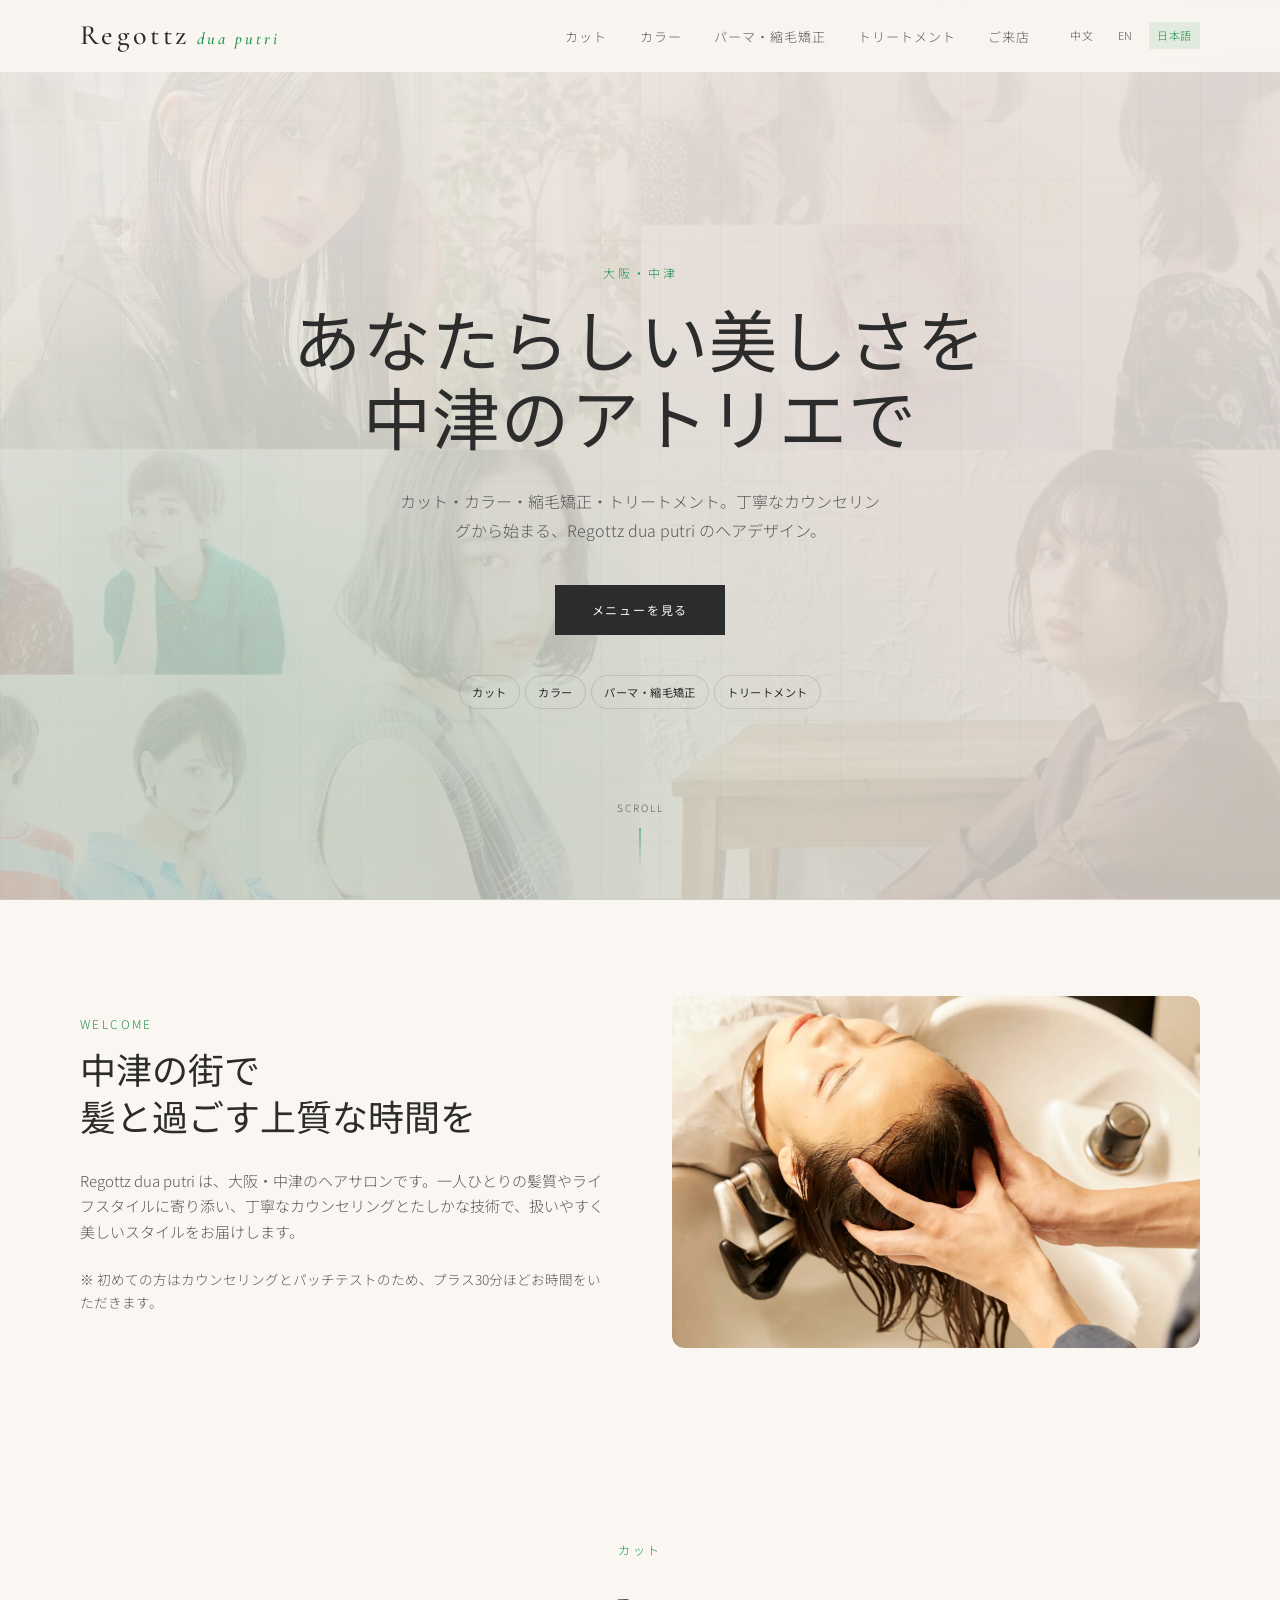
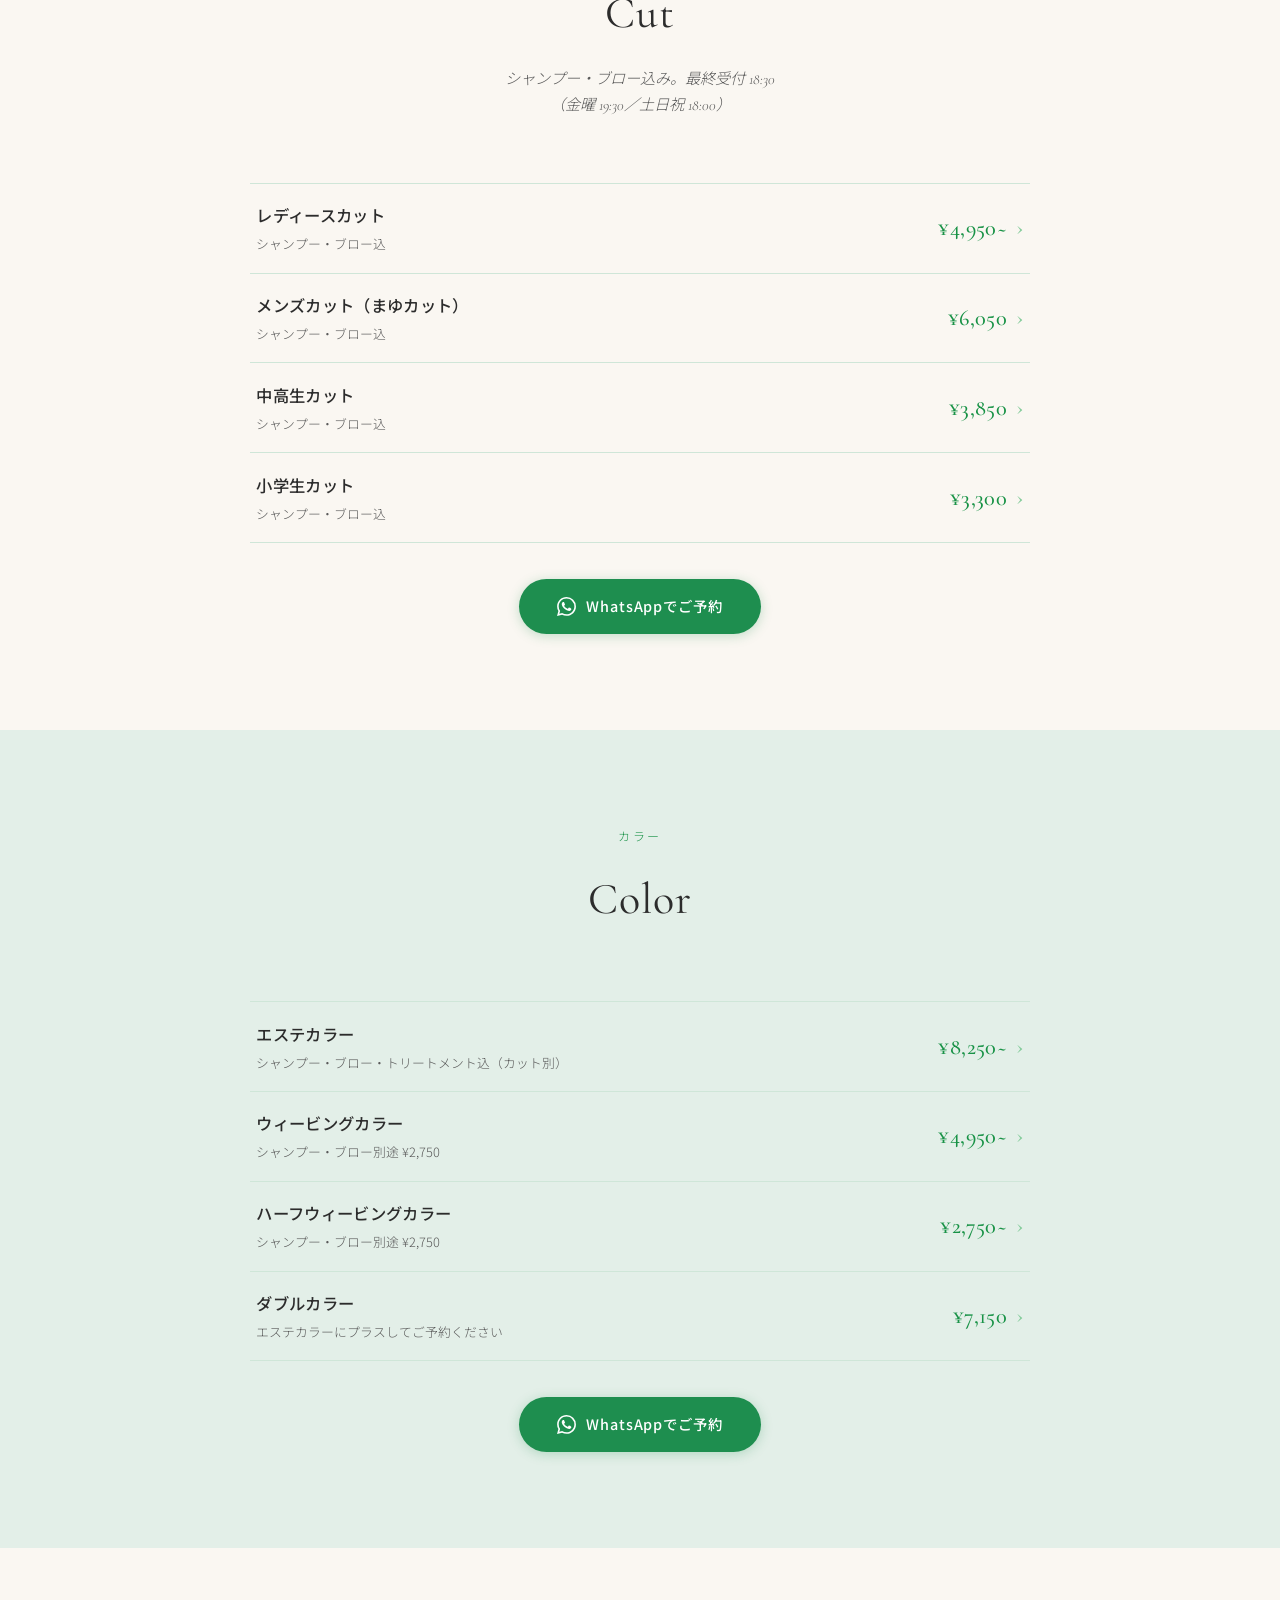
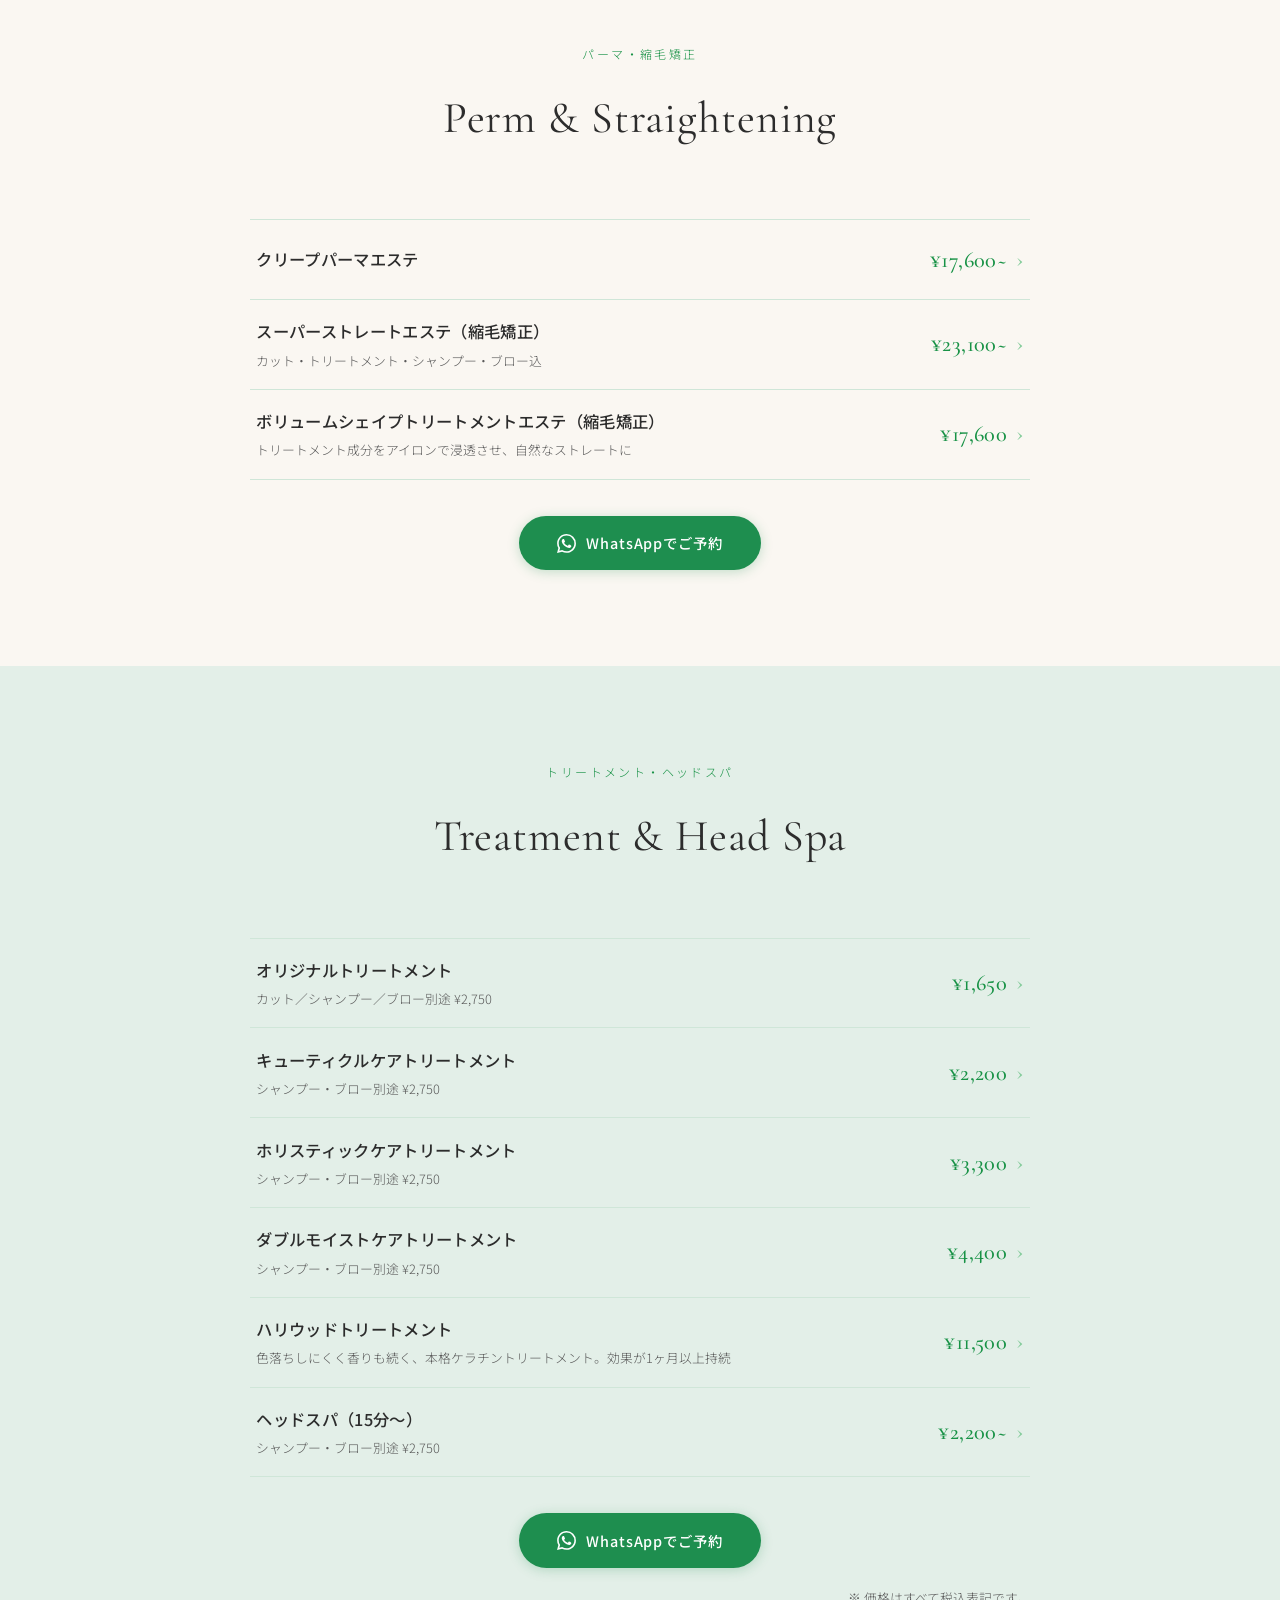
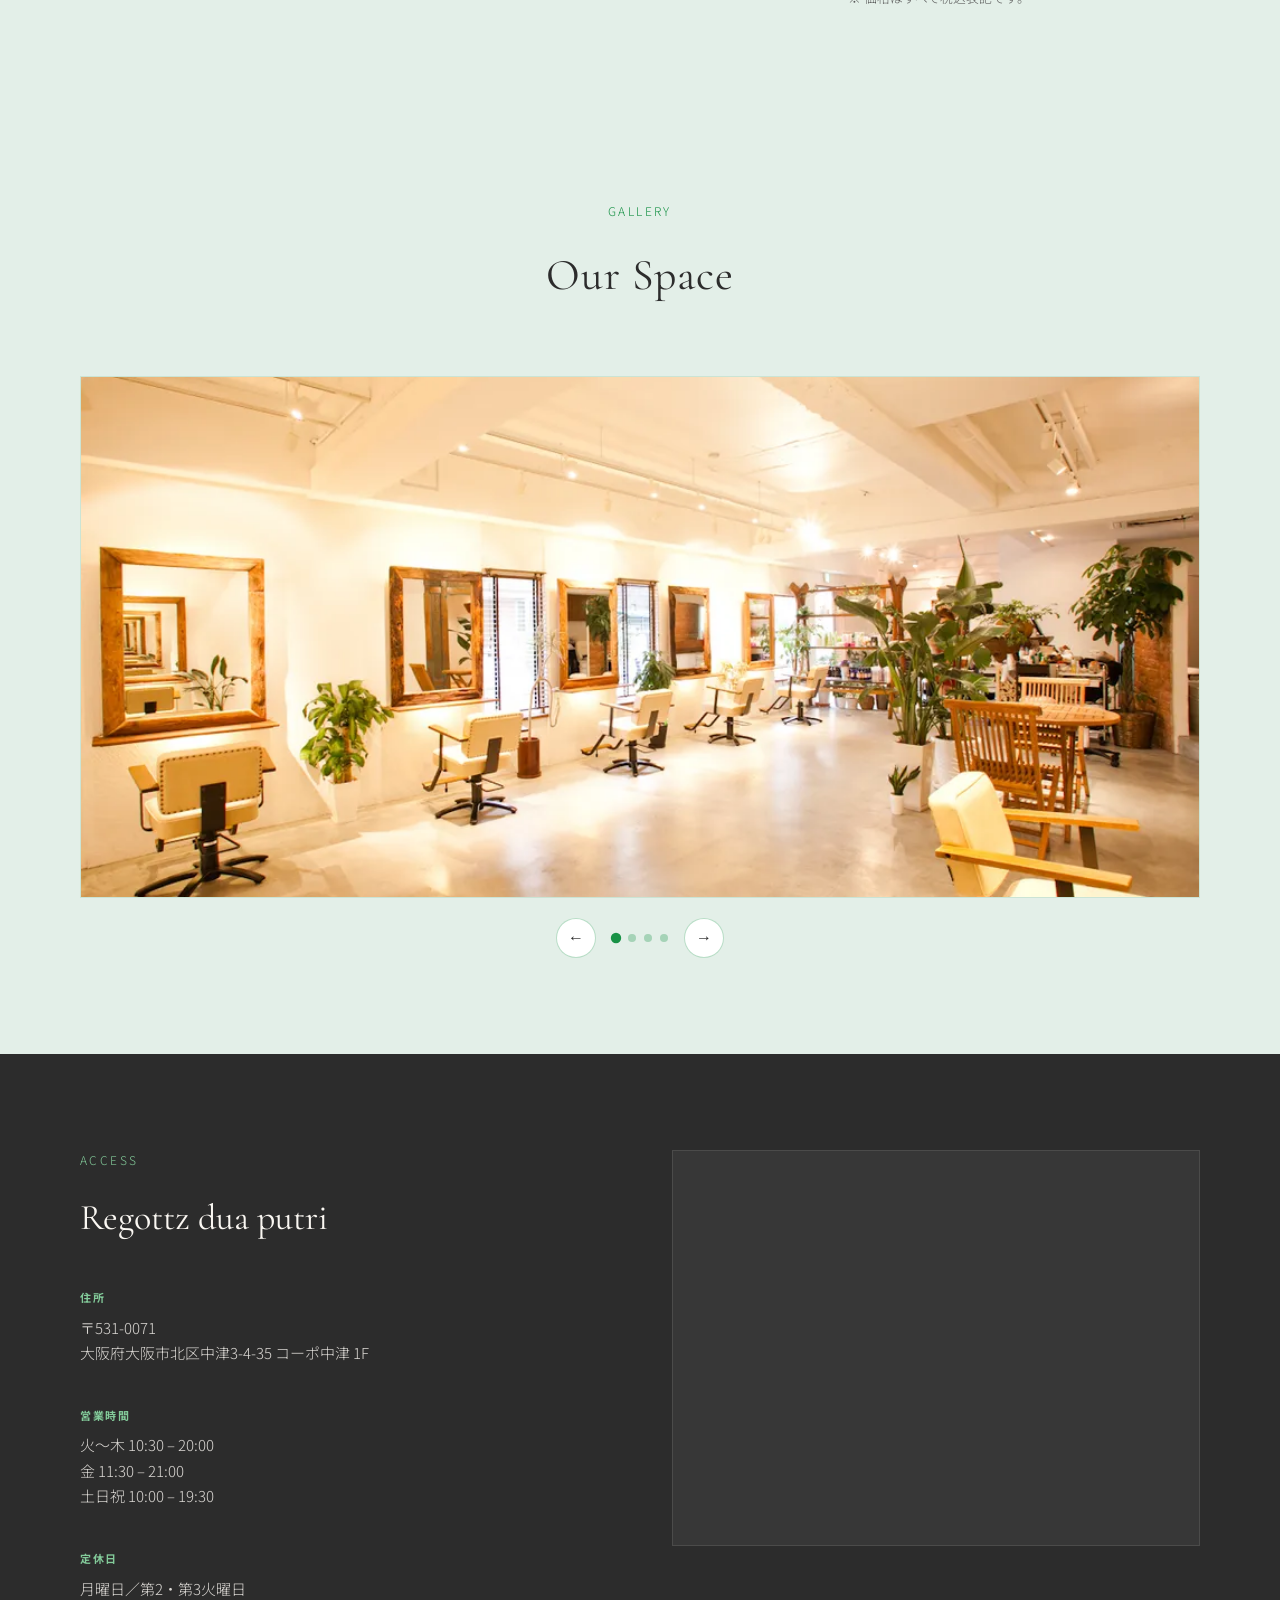
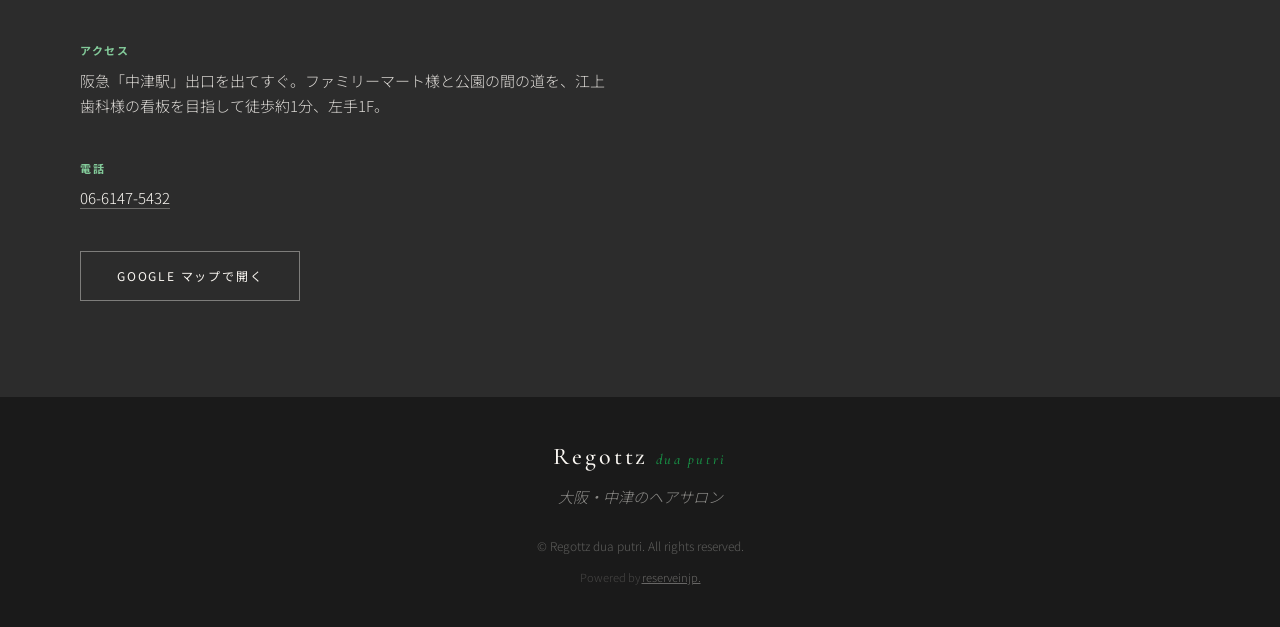
<file: jp/index.html>
<!DOCTYPE html>
<html lang="ja">
<head>
  <meta charset="UTF-8">
  <meta name="viewport" content="width=device-width, initial-scale=1.0">
  <meta name="description" content="Regottz dua putri — 大阪・中津の美容室（ヘアサロン）。カット、カラー、パーマ、縮毛矯正、トリートメント、ヘッドスパ。阪急中津駅から徒歩1分。">
  <title>Regottz dua putri | 大阪・中津のヘアサロン</title>
  <link rel="preconnect" href="https://fonts.googleapis.com">
  <link rel="preconnect" href="https://fonts.gstatic.com" crossorigin>
  <link href="https://fonts.googleapis.com/css2?family=Cormorant+Garamond:ital,wght@0,400;0,500;0,600;1,400&family=Noto+Sans+JP:wght@300;400;500&family=Noto+Sans+SC:wght@300;400;500&display=swap" rel="stylesheet">
  <link rel="stylesheet" href="../styles.css">
</head>
<body>
  <header class="header" id="header">
    <nav class="nav container">
      <a href="../landing.html" class="logo">Regottz<span class="logo-sub">dua putri</span></a>
      <button class="nav-toggle" aria-label="メニューを開く" aria-expanded="false">
        <span></span>
        <span></span>
      </button>
      <div class="nav-menu">
        <ul class="nav-links">
          <li><a href="#cut">カット</a></li>
          <li><a href="#color">カラー</a></li>
          <li><a href="#perm">パーマ・縮毛矯正</a></li>
          <li><a href="#treatment">トリートメント</a></li>
          <li><a href="#visit">ご来店</a></li>
        </ul>
        <div class="lang-switch">
          <a href="../cn/index.html">中文</a>
          <a href="../en/index.html">EN</a>
          <a href="../jp/index.html" class="active">日本語</a>
        </div>
      </div>
    </nav>
  </header>

  <main>
    <section class="hero">
      <div class="hero-carousel" id="heroCarousel">
        <div class="hero-slide active" style="background-image: url(../assets/images/hero-1.webp);"></div>
      </div>
      <div class="hero-grid-overlay"></div>
      <div class="hero-content container">
        <p class="hero-tag">大阪・中津</p>
        <h1>あなたらしい美しさを<br>中津のアトリエで</h1>
        <p class="hero-sub">カット・カラー・縮毛矯正・トリートメント。丁寧なカウンセリングから始まる、Regottz dua putri のヘアデザイン。</p>
        <a href="#cut" class="btn btn-primary">メニューを見る</a>
        <div class="hero-quick-nav">
          <a href="#cut" class="hero-nav-pill">カット</a>
          <a href="#color" class="hero-nav-pill">カラー</a>
          <a href="#perm" class="hero-nav-pill">パーマ・縮毛矯正</a>
          <a href="#treatment" class="hero-nav-pill">トリートメント</a>
        </div>
      </div>
      <div class="hero-scroll">
        <span>Scroll</span>
        <div class="scroll-line"></div>
      </div>
    </section>

    <section class="intro section">
      <div class="container intro-grid">
        <div class="intro-text">
          <p class="section-label">Welcome</p>
          <h2>中津の街で<br>髪と過ごす上質な時間を</h2>
          <p>Regottz dua putri は、大阪・中津のヘアサロンです。一人ひとりの髪質やライフスタイルに寄り添い、丁寧なカウンセリングとたしかな技術で、扱いやすく美しいスタイルをお届けします。</p>
          <p class="intro-note">※ 初めての方はカウンセリングとパッチテストのため、プラス30分ほどお時間をいただきます。</p>
        </div>
        <div class="intro-features">
          <div class="intro-promo-image">
            <img src="../assets/images/hero-2.webp" alt="Regottz dua putri サロン" loading="lazy">
          </div>
        </div>
      </div>
    </section>

    <section class="services section" id="cut">
      <div class="container">
        <header class="section-header">
          <p class="section-label">カット</p>
          <h2>Cut</h2>
          <p class="section-sub">シャンプー・ブロー込み。最終受付 18:30<br>（金曜 19:30／土日祝 18:00）</p>
        </header>
        <div class="menu-list">
          <a class="menu-row" href="../booking.html?service=Ladies%20Cut">
            <span class="menu-row-main"><span class="menu-name">レディースカット</span><span class="menu-note">シャンプー・ブロー込</span></span>
            <span class="menu-price">¥4,950~</span>
          </a>
          <a class="menu-row" href="../booking.html?service=Mens%20Cut">
            <span class="menu-row-main"><span class="menu-name">メンズカット（まゆカット）</span><span class="menu-note">シャンプー・ブロー込</span></span>
            <span class="menu-price">¥6,050</span>
          </a>
          <a class="menu-row" href="../booking.html?service=Junior%20High%20%2F%20High%20School%20Cut">
            <span class="menu-row-main"><span class="menu-name">中高生カット</span><span class="menu-note">シャンプー・ブロー込</span></span>
            <span class="menu-price">¥3,850</span>
          </a>
          <a class="menu-row" href="../booking.html?service=Elementary%20School%20Cut">
            <span class="menu-row-main"><span class="menu-name">小学生カット</span><span class="menu-note">シャンプー・ブロー込</span></span>
            <span class="menu-price">¥3,300</span>
          </a>
        </div>
        <div class="section-cta">
          <a href="../booking.html" class="btn-book-cta"><svg viewBox="0 0 24 24"><path d="M17.472 14.382c-.297-.149-1.758-.867-2.03-.967-.273-.099-.471-.148-.67.15-.197.297-.767.966-.94 1.164-.173.199-.347.223-.644.075-.297-.15-1.255-.463-2.39-1.475-.884-.788-1.48-1.761-1.653-2.059-.173-.297-.018-.458.13-.606.134-.133.298-.347.446-.52.149-.174.198-.298.298-.497.099-.198.05-.371-.025-.52-.075-.149-.669-1.612-.916-2.207-.242-.579-.487-.5-.669-.51-.173-.008-.371-.01-.57-.01-.198 0-.52.074-.792.372-.272.297-1.04 1.016-1.04 2.479 0 1.462 1.065 2.875 1.213 3.074.149.198 2.096 3.2 5.077 4.487.709.306 1.262.489 1.694.625.712.227 1.36.195 1.871.118.571-.085 1.758-.719 2.006-1.413.248-.694.248-1.289.173-1.413-.074-.124-.272-.198-.57-.347m-5.421 7.403h-.004a9.87 9.87 0 01-5.031-1.378l-.361-.214-3.741.982.998-3.648-.235-.374a9.86 9.86 0 01-1.51-5.26c.001-5.45 4.436-9.884 9.888-9.884 2.64 0 5.122 1.03 6.988 2.898a9.825 9.825 0 012.893 6.994c-.003 5.45-4.437 9.884-9.885 9.884m8.413-18.297A11.815 11.815 0 0012.05 0C5.495 0 .16 5.335.157 11.892c0 2.096.547 4.142 1.588 5.945L.057 24l6.305-1.654a11.882 11.882 0 005.683 1.448h.005c6.554 0 11.89-5.335 11.893-11.893a11.821 11.821 0 00-3.48-8.413Z"/></svg>WhatsAppでご予約</a>
        </div>
      </div>
    </section>

    <section class="services section section-alt" id="color">
      <div class="container">
        <header class="section-header">
          <p class="section-label">カラー</p>
          <h2>Color</h2>
        </header>
        <div class="menu-list">
          <a class="menu-row" href="../booking.html?service=Esthe%20Color">
            <span class="menu-row-main"><span class="menu-name">エステカラー</span><span class="menu-note">シャンプー・ブロー・トリートメント込（カット別）</span></span>
            <span class="menu-price">¥8,250~</span>
          </a>
          <a class="menu-row" href="../booking.html?service=Weaving%20Color">
            <span class="menu-row-main"><span class="menu-name">ウィービングカラー</span><span class="menu-note">シャンプー・ブロー別途 ¥2,750</span></span>
            <span class="menu-price">¥4,950~</span>
          </a>
          <a class="menu-row" href="../booking.html?service=Half%20Weaving%20Color">
            <span class="menu-row-main"><span class="menu-name">ハーフウィービングカラー</span><span class="menu-note">シャンプー・ブロー別途 ¥2,750</span></span>
            <span class="menu-price">¥2,750~</span>
          </a>
          <a class="menu-row" href="../booking.html?service=Double%20Color">
            <span class="menu-row-main"><span class="menu-name">ダブルカラー</span><span class="menu-note">エステカラーにプラスしてご予約ください</span></span>
            <span class="menu-price">¥7,150</span>
          </a>
        </div>
        <div class="section-cta">
          <a href="../booking.html" class="btn-book-cta"><svg viewBox="0 0 24 24"><path d="M17.472 14.382c-.297-.149-1.758-.867-2.03-.967-.273-.099-.471-.148-.67.15-.197.297-.767.966-.94 1.164-.173.199-.347.223-.644.075-.297-.15-1.255-.463-2.39-1.475-.884-.788-1.48-1.761-1.653-2.059-.173-.297-.018-.458.13-.606.134-.133.298-.347.446-.52.149-.174.198-.298.298-.497.099-.198.05-.371-.025-.52-.075-.149-.669-1.612-.916-2.207-.242-.579-.487-.5-.669-.51-.173-.008-.371-.01-.57-.01-.198 0-.52.074-.792.372-.272.297-1.04 1.016-1.04 2.479 0 1.462 1.065 2.875 1.213 3.074.149.198 2.096 3.2 5.077 4.487.709.306 1.262.489 1.694.625.712.227 1.36.195 1.871.118.571-.085 1.758-.719 2.006-1.413.248-.694.248-1.289.173-1.413-.074-.124-.272-.198-.57-.347m-5.421 7.403h-.004a9.87 9.87 0 01-5.031-1.378l-.361-.214-3.741.982.998-3.648-.235-.374a9.86 9.86 0 01-1.51-5.26c.001-5.45 4.436-9.884 9.888-9.884 2.64 0 5.122 1.03 6.988 2.898a9.825 9.825 0 012.893 6.994c-.003 5.45-4.437 9.884-9.885 9.884m8.413-18.297A11.815 11.815 0 0012.05 0C5.495 0 .16 5.335.157 11.892c0 2.096.547 4.142 1.588 5.945L.057 24l6.305-1.654a11.882 11.882 0 005.683 1.448h.005c6.554 0 11.89-5.335 11.893-11.893a11.821 11.821 0 00-3.48-8.413Z"/></svg>WhatsAppでご予約</a>
        </div>
      </div>
    </section>

    <section class="services section" id="perm">
      <div class="container">
        <header class="section-header">
          <p class="section-label">パーマ・縮毛矯正</p>
          <h2>Perm &amp; Straightening</h2>
        </header>
        <div class="menu-list">
          <a class="menu-row" href="../booking.html?service=Creep%20Perm%20Esthe">
            <span class="menu-row-main"><span class="menu-name">クリープパーマエステ</span></span>
            <span class="menu-price">¥17,600~</span>
          </a>
          <a class="menu-row" href="../booking.html?service=Super%20Straight%20Esthe">
            <span class="menu-row-main"><span class="menu-name">スーパーストレートエステ（縮毛矯正）</span><span class="menu-note">カット・トリートメント・シャンプー・ブロー込</span></span>
            <span class="menu-price">¥23,100~</span>
          </a>
          <a class="menu-row" href="../booking.html?service=Volume%20Shape%20Treatment%20Esthe">
            <span class="menu-row-main"><span class="menu-name">ボリュームシェイプトリートメントエステ（縮毛矯正）</span><span class="menu-note">トリートメント成分をアイロンで浸透させ、自然なストレートに</span></span>
            <span class="menu-price">¥17,600</span>
          </a>
        </div>
        <div class="section-cta">
          <a href="../booking.html" class="btn-book-cta"><svg viewBox="0 0 24 24"><path d="M17.472 14.382c-.297-.149-1.758-.867-2.03-.967-.273-.099-.471-.148-.67.15-.197.297-.767.966-.94 1.164-.173.199-.347.223-.644.075-.297-.15-1.255-.463-2.39-1.475-.884-.788-1.48-1.761-1.653-2.059-.173-.297-.018-.458.13-.606.134-.133.298-.347.446-.52.149-.174.198-.298.298-.497.099-.198.05-.371-.025-.52-.075-.149-.669-1.612-.916-2.207-.242-.579-.487-.5-.669-.51-.173-.008-.371-.01-.57-.01-.198 0-.52.074-.792.372-.272.297-1.04 1.016-1.04 2.479 0 1.462 1.065 2.875 1.213 3.074.149.198 2.096 3.2 5.077 4.487.709.306 1.262.489 1.694.625.712.227 1.36.195 1.871.118.571-.085 1.758-.719 2.006-1.413.248-.694.248-1.289.173-1.413-.074-.124-.272-.198-.57-.347m-5.421 7.403h-.004a9.87 9.87 0 01-5.031-1.378l-.361-.214-3.741.982.998-3.648-.235-.374a9.86 9.86 0 01-1.51-5.26c.001-5.45 4.436-9.884 9.888-9.884 2.64 0 5.122 1.03 6.988 2.898a9.825 9.825 0 012.893 6.994c-.003 5.45-4.437 9.884-9.885 9.884m8.413-18.297A11.815 11.815 0 0012.05 0C5.495 0 .16 5.335.157 11.892c0 2.096.547 4.142 1.588 5.945L.057 24l6.305-1.654a11.882 11.882 0 005.683 1.448h.005c6.554 0 11.89-5.335 11.893-11.893a11.821 11.821 0 00-3.48-8.413Z"/></svg>WhatsAppでご予約</a>
        </div>
      </div>
    </section>

    <section class="services section section-alt" id="treatment">
      <div class="container">
        <header class="section-header">
          <p class="section-label">トリートメント・ヘッドスパ</p>
          <h2>Treatment &amp; Head Spa</h2>
        </header>
        <div class="menu-list">
          <a class="menu-row" href="../booking.html?service=Original%20Treatment">
            <span class="menu-row-main"><span class="menu-name">オリジナルトリートメント</span><span class="menu-note">カット／シャンプー／ブロー別途 ¥2,750</span></span>
            <span class="menu-price">¥1,650</span>
          </a>
          <a class="menu-row" href="../booking.html?service=Cuticle%20Care%20Treatment">
            <span class="menu-row-main"><span class="menu-name">キューティクルケアトリートメント</span><span class="menu-note">シャンプー・ブロー別途 ¥2,750</span></span>
            <span class="menu-price">¥2,200</span>
          </a>
          <a class="menu-row" href="../booking.html?service=Holistic%20Care%20Treatment">
            <span class="menu-row-main"><span class="menu-name">ホリスティックケアトリートメント</span><span class="menu-note">シャンプー・ブロー別途 ¥2,750</span></span>
            <span class="menu-price">¥3,300</span>
          </a>
          <a class="menu-row" href="../booking.html?service=Double%20Moist%20Care%20Treatment">
            <span class="menu-row-main"><span class="menu-name">ダブルモイストケアトリートメント</span><span class="menu-note">シャンプー・ブロー別途 ¥2,750</span></span>
            <span class="menu-price">¥4,400</span>
          </a>
          <a class="menu-row" href="../booking.html?service=Hollywood%20Treatment">
            <span class="menu-row-main"><span class="menu-name">ハリウッドトリートメント</span><span class="menu-note">色落ちしにくく香りも続く、本格ケラチントリートメント。効果が1ヶ月以上持続</span></span>
            <span class="menu-price">¥11,500</span>
          </a>
          <a class="menu-row" href="../booking.html?service=Head%20Spa">
            <span class="menu-row-main"><span class="menu-name">ヘッドスパ（15分～）</span><span class="menu-note">シャンプー・ブロー別途 ¥2,750</span></span>
            <span class="menu-price">¥2,200~</span>
          </a>
        </div>
        <div class="section-cta">
          <a href="../booking.html" class="btn-book-cta"><svg viewBox="0 0 24 24"><path d="M17.472 14.382c-.297-.149-1.758-.867-2.03-.967-.273-.099-.471-.148-.67.15-.197.297-.767.966-.94 1.164-.173.199-.347.223-.644.075-.297-.15-1.255-.463-2.39-1.475-.884-.788-1.48-1.761-1.653-2.059-.173-.297-.018-.458.13-.606.134-.133.298-.347.446-.52.149-.174.198-.298.298-.497.099-.198.05-.371-.025-.52-.075-.149-.669-1.612-.916-2.207-.242-.579-.487-.5-.669-.51-.173-.008-.371-.01-.57-.01-.198 0-.52.074-.792.372-.272.297-1.04 1.016-1.04 2.479 0 1.462 1.065 2.875 1.213 3.074.149.198 2.096 3.2 5.077 4.487.709.306 1.262.489 1.694.625.712.227 1.36.195 1.871.118.571-.085 1.758-.719 2.006-1.413.248-.694.248-1.289.173-1.413-.074-.124-.272-.198-.57-.347m-5.421 7.403h-.004a9.87 9.87 0 01-5.031-1.378l-.361-.214-3.741.982.998-3.648-.235-.374a9.86 9.86 0 01-1.51-5.26c.001-5.45 4.436-9.884 9.888-9.884 2.64 0 5.122 1.03 6.988 2.898a9.825 9.825 0 012.893 6.994c-.003 5.45-4.437 9.884-9.885 9.884m8.413-18.297A11.815 11.815 0 0012.05 0C5.495 0 .16 5.335.157 11.892c0 2.096.547 4.142 1.588 5.945L.057 24l6.305-1.654a11.882 11.882 0 005.683 1.448h.005c6.554 0 11.89-5.335 11.893-11.893a11.821 11.821 0 00-3.48-8.413Z"/></svg>WhatsAppでご予約</a>
        </div>
        <p class="menu-tax-note">※ 価格はすべて税込表記です。</p>
      </div>
    </section>

    <section class="env-carousel-section" aria-label="サロンギャラリー">
      <div class="container">
        <header class="section-header">
          <p class="section-label">Gallery</p>
          <h2>Our Space</h2>
        </header>
        <div class="env-carousel" id="envCarousel">
          <div class="env-carousel-track" id="envTrack">
            <div class="env-carousel-slide"><img src="../assets/images/gallery-8.webp" alt="Regottz dua putri サロン内観" loading="lazy"></div>
            <div class="env-carousel-slide"><img src="../assets/images/gallery-9.webp" alt="Regottz dua putri スタイリングスペース" loading="lazy"></div>
            <div class="env-carousel-slide"><img src="../assets/images/gallery-10.webp" alt="Regottz dua putri リラックス空間" loading="lazy"></div>
            <div class="env-carousel-slide"><img src="../assets/images/gallery-1.webp" alt="Regottz dua putri カラーチャート" loading="lazy"></div>
          </div>
        </div>
        <div class="env-carousel-nav">
          <button class="env-carousel-btn" id="envPrev" aria-label="前のスライド">&larr;</button>
          <div class="env-dots" id="envDots"></div>
          <button class="env-carousel-btn" id="envNext" aria-label="次のスライド">&rarr;</button>
        </div>
      </div>
    </section>

    <section class="visit section" id="visit">
      <div class="container visit-grid">
        <div class="visit-info">
          <p class="section-label">Access</p>
          <h2>Regottz dua putri</h2>
          <div class="visit-details">
            <div class="visit-item">
              <h4>住所</h4>
              <p>〒531-0071<br>大阪府大阪市北区中津3-4-35 コーポ中津 1F</p>
            </div>
            <div class="visit-item">
              <h4>営業時間</h4>
              <p>火〜木 10:30 – 20:00<br>金 11:30 – 21:00<br>土日祝 10:00 – 19:30</p>
            </div>
            <div class="visit-item">
              <h4>定休日</h4>
              <p>月曜日／第2・第3火曜日</p>
            </div>
            <div class="visit-item">
              <h4>アクセス</h4>
              <p>阪急「中津駅」出口を出てすぐ。ファミリーマート様と公園の間の道を、江上歯科様の看板を目指して徒歩約1分、左手1F。</p>
            </div>
            <div class="visit-item">
              <h4>電話</h4>
              <p><a href="tel:+81661475432">06-6147-5432</a></p>
            </div>
          </div>
          <a href="https://maps.app.goo.gl/5Rbx8WsFJTBKq7fg8" target="_blank" rel="noopener noreferrer" class="btn btn-outline">Google マップで開く</a>
        </div>
        <div class="visit-map">
          <iframe
            title="Regottz dua putri 地図"
            src="https://www.google.com/maps?q=Regottz+dua+putri&output=embed"
            width="100%"
            height="100%"
            style="border:0;"
            allowfullscreen=""
            loading="lazy"
            referrerpolicy="no-referrer-when-downgrade">
          </iframe>
        </div>
      </div>
    </section>
  </main>

  <footer class="footer">
    <div class="container footer-inner">
      <span class="logo">Regottz<span class="logo-sub">dua putri</span></span>
      <p class="footer-tagline">大阪・中津のヘアサロン</p>
      <p class="footer-copy">&copy; Regottz dua putri. All rights reserved.</p>
      <p class="footer-powered">Powered by <a href="https://reserveinjp.com/" target="_blank" rel="noopener">reserveinjp.</a></p>
    </div>
  </footer>

<button class="back-to-top" id="backToTop" aria-label="トップへ戻る" title="トップへ戻る">&uarr;</button>
  <script src="../script.js"></script>
</body>
</html>
</file>
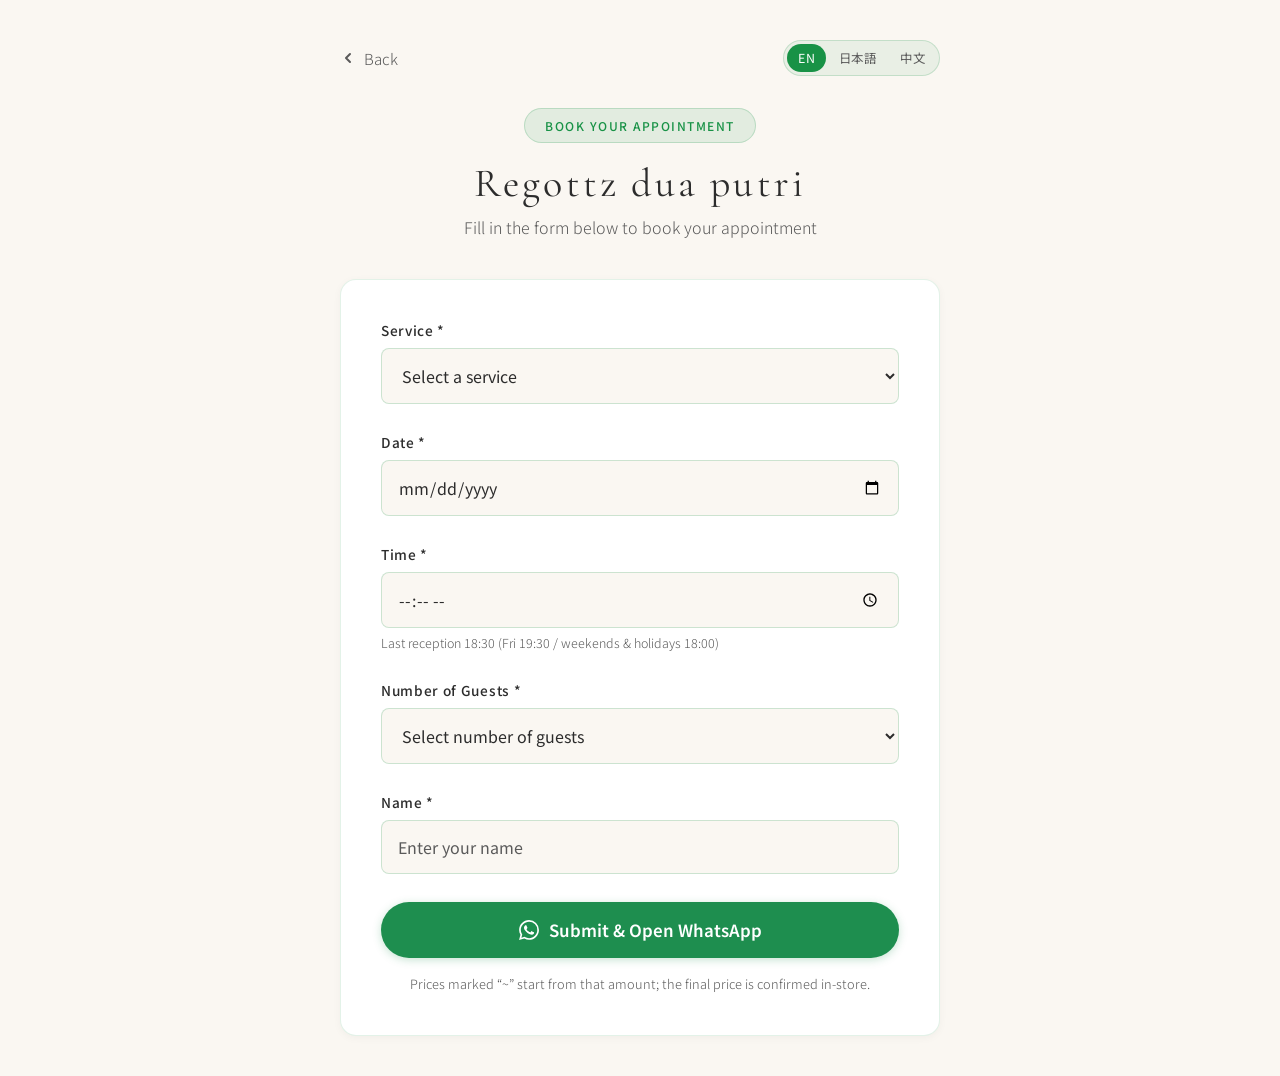
<file: booking.html>
<!DOCTYPE html>
<html lang="en">
<head>
  <meta charset="UTF-8">
  <meta name="viewport" content="width=device-width, initial-scale=1.0">
  <meta name="description" content="Book your appointment at Regottz dua putri — hair salon in Nakatsu, Osaka">
  <title>Book Appointment — Regottz dua putri</title>
  <link rel="preconnect" href="https://fonts.googleapis.com">
  <link rel="preconnect" href="https://fonts.gstatic.com" crossorigin>
  <link href="https://fonts.googleapis.com/css2?family=Cormorant+Garamond:ital,wght@0,400;0,500;0,600;1,400&family=Noto+Sans+JP:wght@300;400;500&family=Noto+Sans+SC:wght@300;400;500&family=Inter:wght@300;400;500;600&display=swap" rel="stylesheet">
  <style>
    * { margin: 0; padding: 0; box-sizing: border-box; }
    :root {
      --cream: #faf7f2; --cream-dark: #e3efe8; --blush: #cfe6d8; --blush-deep: #aed4bd;
      --charcoal: #2c2c2c; --charcoal-light: #5a5a5a; --gold: #189246; --gold-light: #83cb9a;
      --white: #ffffff;
      --font-display: "Cormorant Garamond", "Noto Sans JP", serif;
      --font-body: "Noto Sans JP", "Noto Sans SC", "Inter", sans-serif;
    }
    body { font-family: var(--font-body); font-weight: 300; background: var(--cream); color: var(--charcoal); min-height: 100vh; padding: 40px 20px; -webkit-font-smoothing: antialiased; }
    .booking-container { max-width: 600px; margin: 0 auto; animation: fadeInUp 0.8s ease-out; }
    @keyframes fadeInUp { from { opacity: 0; transform: translateY(20px); } to { opacity: 1; transform: translateY(0); } }
    .book-topbar { display: flex; align-items: center; justify-content: space-between; gap: 12px; margin-bottom: 2rem; }
    .back-link { display: inline-flex; align-items: center; gap: 8px; color: var(--charcoal-light); text-decoration: none; font-size: 0.95rem; transition: color 0.3s; }
    .back-link:hover { color: var(--gold); }
    .lang-switch { display: inline-flex; align-items: center; gap: 2px; background: rgba(24,146,70,0.07); border: 1px solid rgba(24,146,70,0.18); border-radius: 50px; padding: 3px; }
    .lang-switch button { border: 0; background: none; cursor: pointer; font-family: inherit; font-size: 0.78rem; letter-spacing: .03em; color: var(--charcoal-light); padding: 5px 11px; border-radius: 50px; transition: .25s; }
    .lang-switch button.active { background: var(--gold); color: #fff; }
    .lang-switch button:not(.active):hover { color: var(--gold); }
    .booking-header { text-align: center; margin-bottom: 2.5rem; }
    .brand-badge { display: inline-flex; align-items: center; background: rgba(24, 146, 70,0.1); border: 1px solid rgba(24, 146, 70,0.2); border-radius: 50px; padding: 8px 20px; margin-bottom: 1rem; font-size: 0.75rem; color: var(--gold); font-weight: 500; letter-spacing: 1.5px; text-transform: uppercase; }
    .booking-title { font-family: var(--font-display); font-size: clamp(2rem, 5vw, 2.5rem); font-weight: 400; letter-spacing: 0.08em; color: var(--charcoal); margin-bottom: 0.5rem; }
    .booking-subtitle { font-size: 1rem; color: var(--charcoal-light); font-weight: 300; }
    .booking-card { background: var(--white); border: 1px solid rgba(24, 146, 70,0.12); border-radius: 16px; padding: 2.5rem; box-shadow: 0 2px 8px rgba(0,0,0,0.04); }
    .form-group { margin-bottom: 1.75rem; }
    .form-label { display: block; font-size: 0.85rem; font-weight: 500; color: var(--charcoal); margin-bottom: 0.5rem; letter-spacing: 0.05em; }
    .form-input, .form-select { width: 100%; padding: 14px 16px; border: 1px solid rgba(24, 146, 70,0.2); border-radius: 8px; font-size: 1rem; font-family: inherit; color: var(--charcoal); background: var(--cream); transition: all 0.3s; }
    .form-input:focus, .form-select:focus { outline: none; border-color: var(--gold); box-shadow: 0 0 0 3px rgba(24, 146, 70,0.1); background: var(--white); }
    .form-input::placeholder { color: var(--charcoal-light); }
    .form-error { color: #E74C3C; font-size: 0.85rem; margin-top: 0.5rem; display: none; }
    .form-group.error .form-error { display: block; }
    .form-group.error .form-input, .form-group.error .form-select { border-color: #E74C3C; }
    .submit-button { width: 100%; padding: 16px; background: #1E8E4F; color: #fff; border: none; border-radius: 50px; font-size: 1.05rem; font-weight: 600; font-family: inherit; cursor: pointer; transition: all 0.3s; margin-top: 0.5rem; display: flex; align-items: center; justify-content: center; gap: 10px; box-shadow: 0 2px 8px rgba(30,142,79,0.25); }
    .submit-button:hover { background: #20A05A; transform: translateY(-2px); box-shadow: 0 4px 16px rgba(30,142,79,0.35); }
    .submit-button:active { transform: translateY(0); }
    .submit-button:disabled { opacity: 0.6; cursor: not-allowed; transform: none; }
    .whatsapp-icon { width: 20px; height: 20px; display: inline-flex; align-items: center; justify-content: center; }
    .whatsapp-icon svg { width: 100%; height: 100%; fill: currentColor; }
    .success-message { display: none; background: rgba(39,174,96,0.1); border: 1px solid #27AE60; border-radius: 8px; padding: 1rem; margin-bottom: 1.5rem; color: #27AE60; font-size: 0.95rem; text-align: center; }
    .success-message.show { display: block; animation: fadeInUp 0.5s ease-out; }
    .additional-services { display: none; margin-top: 1.5rem; padding-top: 1.5rem; border-top: 1px dashed #ddd; }
    .additional-services.show { display: block; animation: fadeIn 0.3s ease-out; }
    @keyframes fadeIn { from { opacity: 0; } to { opacity: 1; } }
    .guest-service-row { background: #f9f9f9; padding: 1rem; border-radius: 8px; margin-bottom: 0.75rem; }
    .guest-service-row:last-child { margin-bottom: 0; }
    .guest-label { font-size: 0.85rem; color: #666; margin-bottom: 0.5rem; font-weight: 500; }
    .guest-service-row .form-select { background: #fff; }
    .same-package-label { display: flex; align-items: center; gap: 8px; cursor: pointer; font-weight: 400; font-size: 0.9rem; }
    .same-package-label input[type="checkbox"] { width: auto; margin: 0; }
    /* live WhatsApp preview */
    .msg-preview { margin: 0 0 1.5rem; background: rgba(24,146,70,0.05); border: 1px solid rgba(24,146,70,0.2); border-left: 3px solid var(--gold); border-radius: 8px; padding: 1rem 1.1rem; display: none; }
    .msg-preview.ready { display: block; }
    .preview-head { display: flex; align-items: center; gap: 8px; font-size: 0.72rem; letter-spacing: .12em; text-transform: uppercase; color: var(--gold); font-weight: 600; margin-bottom: 0.7rem; }
    .preview-head svg { width: 15px; height: 15px; fill: var(--gold); }
    .preview-body { font-size: 0.9rem; line-height: 1.7; color: var(--charcoal); white-space: pre-wrap; word-break: break-word; }
    .form-hint { font-size: 0.78rem; color: var(--charcoal-light); margin-top: 0.4rem; }
    .payment-note { font-size: 0.8rem; color: var(--charcoal-light); text-align: center; margin-top: 1rem; line-height: 1.6; }
    .booking-title, .booking-subtitle, .payment-note, .form-label, .form-hint, .form-error { text-wrap: pretty; }
    @media (max-width: 768px) { body { padding: 20px 15px; } .booking-card { padding: 2rem 1.5rem; } }
    @media (max-width: 568px) { .booking-card { padding: 1.75rem 1.25rem; } .form-input, .form-select { padding: 12px 14px; font-size: 0.95rem; } }
  </style>
</head>
<body>
  <div class="booking-container">
    <div class="book-topbar">
      <a href="landing.html" class="back-link" id="backLink" onclick="if(history.length>1){history.back();return false;}">
        <svg width="16" height="16" viewBox="0 0 16 16" fill="none"><path d="M10 12L6 8L10 4" stroke="currentColor" stroke-width="2" stroke-linecap="round" stroke-linejoin="round"/></svg>
        <span data-i18n="back">Back</span>
      </a>
      <div class="lang-switch">
        <button type="button" data-lang="en">EN</button>
        <button type="button" data-lang="jp">日本語</button>
        <button type="button" data-lang="cn">中文</button>
      </div>
    </div>

    <div class="booking-header">
      <div class="brand-badge" data-i18n="badge">BOOK YOUR APPOINTMENT</div>
      <h1 class="booking-title">Regottz dua putri</h1>
      <p class="booking-subtitle" data-i18n="subtitle">Fill in the form below to book your appointment</p>
    </div>

    <div class="booking-card">
      <div class="success-message" id="successMessage" data-i18n="success">Your booking information has been prepared. You will be redirected to WhatsApp shortly...</div>

      <form id="bookingForm">
        <div class="form-group" id="serviceGroup">
          <label for="service" class="form-label" id="labelService">Service *</label>
          <select id="service" name="service" class="form-select" required></select>
          <div class="form-error" id="errorService">Please select a service</div>
        </div>

        <div class="form-group" id="dateGroup">
          <label for="date" class="form-label" id="labelDate">Date *</label>
          <input type="date" id="date" name="date" class="form-input" required>
          <div class="form-error" id="errorDate">Please select a date</div>
        </div>

        <div class="form-group" id="timeGroup">
          <label for="time" class="form-label" id="labelTime">Time *</label>
          <input type="time" id="time" name="time" class="form-input" required>
          <div class="form-hint" id="hintTime">Last reception 18:30 (Fri 19:30 / weekends &amp; holidays 18:00)</div>
          <div class="form-error" id="errorTime">Please select a time</div>
        </div>

        <div class="form-group" id="guestsGroup">
          <label for="guests" class="form-label" id="labelGuests">Number of Guests *</label>
          <select id="guests" name="guests" class="form-select" required></select>
          <div class="form-error" id="errorGuests">Please select number of guests</div>
        </div>

        <div class="form-group" id="nameGroup">
          <label for="name" class="form-label" id="labelName">Name *</label>
          <input type="text" id="name" name="name" class="form-input" placeholder="Enter your name" required>
          <div class="form-error" id="errorName">Please enter your name</div>
        </div>

        <div class="form-group" id="samePackageGroup" style="display: none;">
          <label class="same-package-label"><input type="checkbox" id="samePackage" name="samePackage" checked><span id="samePackageText">All guests choose the same service</span></label>
        </div>

        <div class="additional-services" id="additionalServices">
          <h4 id="additionalTitle" style="font-size: 1rem; color: #189246; margin-bottom: 1rem;">Additional Guests' Services (if different)</h4>
          <div id="additionalServicesContainer"></div>
        </div>

        <div class="msg-preview" id="messagePreview">
          <div class="preview-head"><svg viewBox="0 0 24 24"><path d="M12 2a10 10 0 00-8.6 15.1L2 22l5-1.3A10 10 0 1012 2z"/></svg><span id="previewTitle">WhatsApp Message Preview</span></div>
          <div class="preview-body" id="previewBody"></div>
        </div>

        <button type="submit" class="submit-button" id="submitButton">
          <span class="whatsapp-icon"><svg viewBox="0 0 24 24"><path d="M17.472 14.382c-.297-.149-1.758-.867-2.03-.967-.273-.099-.471-.148-.67.15-.197.297-.767.966-.94 1.164-.173.199-.347.223-.644.075-.297-.15-1.255-.463-2.39-1.475-.884-.788-1.48-1.761-1.653-2.059-.173-.297-.018-.458.13-.606.134-.133.298-.347.446-.52.149-.174.198-.298.298-.497.099-.198.05-.371-.025-.52-.075-.149-.669-1.612-.916-2.207-.242-.579-.487-.5-.669-.51-.173-.008-.371-.01-.57-.01-.198 0-.52.074-.792.372-.272.297-1.04 1.016-1.04 2.479 0 1.462 1.065 2.875 1.213 3.074.149.198 2.096 3.2 5.077 4.487.709.306 1.262.489 1.694.625.712.227 1.36.195 1.871.118.571-.085 1.758-.719 2.006-1.413.248-.694.248-1.289.173-1.413-.074-.124-.272-.198-.57-.347m-5.421 7.403h-.004a9.87 9.87 0 01-5.031-1.378l-.361-.214-3.741.982.998-3.648-.235-.374a9.86 9.86 0 01-1.51-5.26c.001-5.45 4.436-9.884 9.888-9.884 2.64 0 5.122 1.03 6.988 2.898a9.825 9.825 0 012.893 6.994c-.003 5.45-4.437 9.884-9.885 9.884m8.413-18.297A11.815 11.815 0 0012.05 0C5.495 0 .16 5.335.157 11.892c0 2.096.547 4.142 1.588 5.945L.057 24l6.305-1.654a11.882 11.882 0 005.683 1.448h.005c6.554 0 11.89-5.335 11.893-11.893a11.821 11.821 0 00-3.48-8.413Z"/></svg></span>
          <span id="submitButtonText">Submit &amp; Open WhatsApp</span>
        </button>
        <p class="payment-note" id="paymentNote">Prices marked “~” start from that amount; the final price is confirmed in-store.</p>
      </form>
    </div>
  </div>

  <script>
    var WHATSAPP_NUMBER = "85290744644";

    var serviceGroups = [
      { label:{en:"Cut (shampoo & blow-dry incl.)", jp:"カット（シャンプー・ブロー込み）", cn:"剪发（含洗发·吹干）"}, items:[
        {v:"Ladies Cut", en:"Ladies' Cut", jp:"レディースカット", cn:"女士剪发", price:4950, from:true},
        {v:"Mens Cut", en:"Men's Cut (incl. eyebrow)", jp:"メンズカット（まゆカット）", cn:"男士剪发（含修眉）", price:6050},
        {v:"Junior High / High School Cut", en:"Junior High / High School Cut", jp:"中高生カット", cn:"中学生·高中生剪发", price:3850},
        {v:"Elementary School Cut", en:"Elementary School Cut", jp:"小学生カット", cn:"小学生剪发", price:3300}
      ]},
      { label:{en:"Color", jp:"カラー", cn:"染发"}, items:[
        {v:"Esthe Color", en:"Esthe Color", jp:"エステカラー", cn:"护理染发（Esthe Color）", price:8250, from:true},
        {v:"Weaving Color", en:"Weaving Color", jp:"ウィービングカラー", cn:"挑染", price:4950, from:true},
        {v:"Half Weaving Color", en:"Half Weaving Color", jp:"ハーフウィービングカラー", cn:"半挑染", price:2750, from:true},
        {v:"Double Color", en:"Double Color", jp:"ダブルカラー", cn:"双重染发", price:7150}
      ]},
      { label:{en:"Perm & Straightening", jp:"パーマ・縮毛矯正", cn:"烫发·缩毛矫正"}, items:[
        {v:"Creep Perm Esthe", en:"Creep Perm Esthe", jp:"クリープパーマエステ", cn:"蠕变烫护理（Creep Perm）", price:17600, from:true},
        {v:"Super Straight Esthe", en:"Super Straight Esthe (Straightening)", jp:"スーパーストレートエステ（縮毛矯正）", cn:"超级直发护理（缩毛矫正）", price:23100, from:true},
        {v:"Volume Shape Treatment Esthe", en:"Volume Shape Treatment Esthe (Straightening)", jp:"ボリュームシェイプトリートメントエステ（縮毛矯正）", cn:"丰盈塑形护理（缩毛矫正）", price:17600}
      ]},
      { label:{en:"Treatment & Head Spa", jp:"トリートメント・ヘッドスパ", cn:"护理·头皮SPA"}, items:[
        {v:"Original Treatment", en:"Original Treatment", jp:"オリジナルトリートメント", cn:"原创护理", price:1650},
        {v:"Cuticle Care Treatment", en:"Cuticle Care Treatment", jp:"キューティクルケアトリートメント", cn:"角质层护理", price:2200},
        {v:"Holistic Care Treatment", en:"Holistic Care Treatment", jp:"ホリスティックケアトリートメント", cn:"全面护理", price:3300},
        {v:"Double Moist Care Treatment", en:"Double Moist Care Treatment", jp:"ダブルモイストケアトリートメント", cn:"双重保湿护理", price:4400},
        {v:"Hollywood Treatment", en:"Hollywood Treatment", jp:"ハリウッドトリートメント", cn:"好莱坞护理", price:11500},
        {v:"Head Spa", en:"Head Spa (from 15 min)", jp:"ヘッドスパ（15分～）", cn:"头皮SPA（15分钟起）", price:2200, from:true}
      ]}
    ];
    var svcByValue = {};
    serviceGroups.forEach(function(g){ g.items.forEach(function(it){ svcByValue[it.v] = it; }); });

    var I18N = {
      en: { htmlLang:"en", back:"Back", badge:"BOOK YOUR APPOINTMENT", subtitle:"Fill in the form below to book your appointment",
        labelService:"Service *", labelDate:"Date *", labelTime:"Time *", labelGuests:"Number of Guests *", labelName:"Name *",
        selectService:"Select a service", selectGuests:"Select number of guests", guestWord:"Guest", guestsWord:"Guests",
        namePlaceholder:"Enter your name", hintTime:"Last reception 18:30 (Fri 19:30 / weekends & holidays 18:00)",
        errorService:"Please select a service", errorDate:"Please select a date", errorTime:"Please select a time", errorGuests:"Please select number of guests", errorName:"Please enter your name",
        samePackageText:"All guests choose the same service", additionalTitle:"Additional Guests' Services (if different)",
        submit:"Submit & Open WhatsApp", redirecting:"Redirecting...", success:"Your booking information has been prepared. You will be redirected to WhatsApp shortly...",
        previewTitle:"WhatsApp Message Preview", paymentNote:"Prices marked “~” start from that amount; the final price is confirmed in-store.",
        waIntro:"Hello, I would like to make a reservation at Regottz dua putri.\n\n",
        waName:"Name", waDate:"Date", waTime:"Time", waGuests:"Number of Guests", waMain:"Main Guest", waSame:"All guests choose the same service", waGuest:"Guest", waTotal:"Total", none:"—", dateLocale:"en-US" },
      jp: { htmlLang:"ja", back:"戻る", badge:"ご予約", subtitle:"以下のフォームにご記入のうえ、ご予約ください",
        labelService:"メニュー *", labelDate:"ご希望日 *", labelTime:"ご希望時間 *", labelGuests:"人数 *", labelName:"お名前 *",
        selectService:"メニューを選択", selectGuests:"人数を選択", guestWord:"名", guestsWord:"名",
        namePlaceholder:"お名前を入力", hintTime:"最終受付 18:30（金曜 19:30／土日祝 18:00）",
        errorService:"メニューを選択してください", errorDate:"日付を選択してください", errorTime:"時間を選択してください", errorGuests:"人数を選択してください", errorName:"お名前を入力してください",
        samePackageText:"全員同じメニューを選択", additionalTitle:"追加ゲストのメニュー（異なる場合）",
        submit:"送信して WhatsApp を開く", redirecting:"移動中…", success:"予約内容を作成しました。まもなく WhatsApp へ移動します…",
        previewTitle:"WhatsApp メッセージプレビュー", paymentNote:"「～」の価格はその金額からとなり、最終料金は店頭にて確定します。",
        waIntro:"こんにちは、Regottz dua putri のご予約を希望します。\n\n",
        waName:"お名前", waDate:"ご希望日", waTime:"ご希望時間", waGuests:"人数", waMain:"代表者", waSame:"全員同じメニュー", waGuest:"ゲスト", waTotal:"合計", none:"—", dateLocale:"ja-JP" },
      cn: { htmlLang:"zh-CN", back:"返回", badge:"在线预约", subtitle:"请填写以下表格预约",
        labelService:"项目 *", labelDate:"日期 *", labelTime:"时间 *", labelGuests:"人数 *", labelName:"姓名 *",
        selectService:"请选择项目", selectGuests:"请选择人数", guestWord:"人", guestsWord:"人",
        namePlaceholder:"请输入您的姓名", hintTime:"最终受理 18:30（周五 19:30／周末及节假日 18:00）",
        errorService:"请选择项目", errorDate:"请选择日期", errorTime:"请选择时间", errorGuests:"请选择人数", errorName:"请输入姓名",
        samePackageText:"所有客人均选择相同项目", additionalTitle:"其他客人的项目（如不同）",
        submit:"提交并打开 WhatsApp", redirecting:"跳转中…", success:"预约信息已生成，即将跳转至 WhatsApp…",
        previewTitle:"WhatsApp 消息预览", paymentNote:"标注「～」的价格为起价，最终价格以店内确认为准。",
        waIntro:"您好，我想预约 Regottz dua putri。\n\n",
        waName:"姓名", waDate:"日期", waTime:"时间", waGuests:"人数", waMain:"主预约人", waSame:"所有客人均选择相同项目", waGuest:"客人", waTotal:"合计", none:"—", dateLocale:"zh-CN" }
    };

    var currentLang = "en", t = I18N.en;

    function priceStr(it){ return "¥" + it.price.toLocaleString() + (it.from ? "〜" : ""); }

    function buildServiceOptions(selectedValue){
      var html = '<option value="">' + t.selectService + '</option>';
      serviceGroups.forEach(function(g){
        html += '<optgroup label="' + g.label[currentLang] + '">';
        g.items.forEach(function(it){
          var sel = (it.v === selectedValue) ? " selected" : "";
          html += '<option value="' + it.v + '"' + sel + '>' + it[currentLang] + ' — ' + priceStr(it) + '</option>';
        });
        html += '</optgroup>';
      });
      return html;
    }
    function buildGuestsOptions(selectedValue){
      var html = '<option value="">' + t.selectGuests + '</option>';
      for (var i = 1; i <= 4; i++){
        var label = currentLang === "en" ? (i + " " + (i > 1 ? t.guestsWord : t.guestWord)) : (i + " " + t.guestWord);
        html += '<option value="' + i + '"' + (String(i) === String(selectedValue) ? " selected" : "") + '>' + label + '</option>';
      }
      return html;
    }

    var elService = document.getElementById("service"), elDate = document.getElementById("date"),
        elTime = document.getElementById("time"), elGuests = document.getElementById("guests"),
        elName = document.getElementById("name");

    function applyLang(lang){
      currentLang = lang; t = I18N[lang];
      document.documentElement.lang = t.htmlLang;
      var map = { back:"back", badge:"badge", subtitle:"subtitle", success:"success" };
      document.querySelectorAll("[data-i18n]").forEach(function(el){ var k = el.getAttribute("data-i18n"); if (t[k] !== undefined) el.textContent = t[k]; });
      document.getElementById("labelService").textContent = t.labelService;
      document.getElementById("labelDate").textContent = t.labelDate;
      document.getElementById("labelTime").textContent = t.labelTime;
      document.getElementById("labelGuests").textContent = t.labelGuests;
      document.getElementById("labelName").textContent = t.labelName;
      document.getElementById("hintTime").textContent = t.hintTime;
      document.getElementById("errorService").textContent = t.errorService;
      document.getElementById("errorDate").textContent = t.errorDate;
      document.getElementById("errorTime").textContent = t.errorTime;
      document.getElementById("errorGuests").textContent = t.errorGuests;
      document.getElementById("errorName").textContent = t.errorName;
      document.getElementById("samePackageText").textContent = t.samePackageText;
      document.getElementById("additionalTitle").textContent = t.additionalTitle;
      document.getElementById("previewTitle").textContent = t.previewTitle;
      document.getElementById("submitButtonText").textContent = t.submit;
      document.getElementById("paymentNote").textContent = t.paymentNote;
      elName.setAttribute("placeholder", t.namePlaceholder);
      elService.innerHTML = buildServiceOptions(elService.value);
      elGuests.innerHTML = buildGuestsOptions(elGuests.value);
      document.querySelectorAll(".lang-switch button").forEach(function(b){ b.classList.toggle("active", b.getAttribute("data-lang") === lang); });
      var url = new URL(window.location.href); url.searchParams.set("lang", lang); history.replaceState(null, "", url);
      updateAdditionalServices(); updateMessagePreview();
    }

    function updateAdditionalServices(){
      var guests = elGuests.value, add = document.getElementById("additionalServices"),
          cont = document.getElementById("additionalServicesContainer"), spg = document.getElementById("samePackageGroup"),
          spc = document.getElementById("samePackage");
      if (!guests || guests === "1"){ add.classList.remove("show"); cont.innerHTML = ""; spg.style.display = "none"; updateMessagePreview(); return; }
      spg.style.display = "block";
      if (spc.checked){ add.classList.remove("show"); cont.innerHTML = ""; updateMessagePreview(); return; }
      var n = parseInt(guests) - 1, html = "";
      for (var i = 1; i <= n; i++){
        var gn = i + 1;
        var lbl = currentLang === "en" ? (t.waGuest + " " + gn) : (t.waGuest + gn + (currentLang === "jp" ? "" : ""));
        html += '<div class="guest-service-row"><div class="guest-label">' + lbl + '</div><select name="guest' + i + 'Service" class="form-select">' + buildServiceOptions("") + '</select></div>';
      }
      cont.innerHTML = html; add.classList.add("show"); updateMessagePreview();
    }

    function svcLabel(v){ var it = svcByValue[v]; return it ? (it[currentLang] + " (" + priceStr(it) + ")") : v; }
    function isFormComplete(){ return elName.value.trim() && elDate.value && elTime.value && elGuests.value && elService.value; }
    function formatDate(ds){ var d = new Date(ds + "T00:00:00"); return d.toLocaleDateString(t.dateLocale, { year:"numeric", month:"long", day:"numeric" }); }

    function buildMessage(fd){
      var m = t.waIntro;
      m += t.waName + ": " + (fd.get("name") || t.none) + "\n";
      m += t.waDate + ": " + (fd.get("date") ? formatDate(fd.get("date")) : t.none) + "\n";
      m += t.waTime + ": " + (fd.get("time") || t.none) + "\n";
      m += t.waGuests + ": " + (fd.get("guests") || t.none) + "\n";
      var main = fd.get("service");
      m += t.waMain + ": " + (main ? svcLabel(main) : t.none) + "\n";
      var gc = parseInt(fd.get("guests")) || 1, same = fd.get("samePackage") === "on";
      var hasFrom = main && svcByValue[main] && svcByValue[main].from;
      var total = main && svcByValue[main] ? svcByValue[main].price : 0;
      if (same && gc > 1){ m += t.waSame + "\n"; total = total * gc; }
      else if (gc > 1){
        for (var i = 1; i < gc; i++){
          var gs = fd.get("guest" + i + "Service");
          if (gs){ var gl = (currentLang === "en") ? (t.waGuest + " " + (i + 1)) : (t.waGuest + (i + 1)); m += gl + ": " + svcLabel(gs) + "\n"; total += svcByValue[gs] ? svcByValue[gs].price : 0; if (svcByValue[gs] && svcByValue[gs].from) hasFrom = true; }
        }
      }
      if (total > 0){ m += "\n" + t.waTotal + ": ¥" + total.toLocaleString() + (hasFrom ? "〜" : ""); }
      return m;
    }

    function updateMessagePreview(){
      var box = document.getElementById("messagePreview"), body = document.getElementById("previewBody");
      if (!isFormComplete()){ box.classList.remove("ready"); body.textContent = ""; return; }
      body.textContent = buildMessage(new FormData(document.getElementById("bookingForm"))); box.classList.add("ready");
    }

    function validateForm(){
      var ok = true;
      document.querySelectorAll(".form-group").forEach(function(g){ g.classList.remove("error"); });
      [["name","nameGroup"],["date","dateGroup"],["time","timeGroup"],["guests","guestsGroup"],["service","serviceGroup"]].forEach(function(p){
        if (!document.getElementById(p[0]).value.trim()){ document.getElementById(p[1]).classList.add("error"); ok = false; }
      });
      return ok;
    }

    // init
    var dateInput = document.getElementById("date");
    dateInput.setAttribute("min", new Date().toISOString().split("T")[0]);
    (function(){ var p = new URLSearchParams(window.location.search); var l = (p.get("lang") || "en").toLowerCase(); if (["en","jp","cn"].indexOf(l) === -1) l = "en"; applyLang(l); })();
    // preselect service from ?service=
    (function(){ var p = new URLSearchParams(window.location.search); var svc = p.get("service"); if (svc){ elService.value = svc; if (elService.value === svc) updateMessagePreview(); } })();

    document.querySelectorAll(".lang-switch button").forEach(function(b){ b.addEventListener("click", function(){ applyLang(this.getAttribute("data-lang")); }); });
    elGuests.addEventListener("change", updateAdditionalServices);
    document.getElementById("samePackage").addEventListener("change", updateAdditionalServices);
    document.getElementById("bookingForm").addEventListener("input", updateMessagePreview);
    document.getElementById("bookingForm").addEventListener("change", updateMessagePreview);

    document.getElementById("bookingForm").addEventListener("submit", function(e){
      e.preventDefault();
      if (!validateForm()) return;
      var text = encodeURIComponent(buildMessage(new FormData(this)));
      var url = "https://api.whatsapp.com/send?phone=" + WHATSAPP_NUMBER + "&text=" + text;
      document.getElementById("successMessage").classList.add("show");
      var btn = document.getElementById("submitButton"); btn.disabled = true;
      document.getElementById("submitButtonText").textContent = t.redirecting;
      setTimeout(function(){ window.open(url, "_blank"); }, 500);
    });

    document.querySelectorAll(".form-input, .form-select").forEach(function(input){
      input.addEventListener("blur", function(){ var g = this.closest(".form-group"); if (this.hasAttribute("required") && !this.value.trim()) g.classList.add("error"); else g.classList.remove("error"); });
    });
  </script>
</body>
</html>
</file>
<file: styles.css>
/* ========================================
   mooi — Japanese Beauty Salon
   ======================================== */

:root {
  --cream: #faf7f2;
  --cream-dark: #e3efe8;
  --blush: #cfe6d8;
  --blush-deep: #aed4bd;
  --charcoal: #2c2c2c;
  --charcoal-light: #5a5a5a;
  --gold: #189246;
  --gold-light: #83cb9a;
  --white: #ffffff;

  --font-display: "Cormorant Garamond", "Noto Sans JP", serif;
  --font-body: "Noto Sans JP", sans-serif;

  --space-xs: 0.5rem;
  --space-sm: 1rem;
  --space-md: 1.5rem;
  --space-lg: 2.5rem;
  --space-xl: 4rem;
  --space-2xl: 6rem;

  --radius: 2px;
  --transition: 0.3s ease;
  --header-h: 72px;
}

*,
*::before,
*::after {
  box-sizing: border-box;
  margin: 0;
  padding: 0;
}

html {
  scroll-behavior: smooth;
  scroll-padding-top: var(--header-h);
}

body {
  font-family: var(--font-body);
  font-weight: 300;
  font-size: 0.9375rem;
  line-height: 1.7;
  color: var(--charcoal);
  background: var(--cream);
  -webkit-font-smoothing: antialiased;
}

img {
  max-width: 100%;
  display: block;
}

a {
  color: inherit;
  text-decoration: none;
  transition: color var(--transition);
}

ul {
  list-style: none;
}

.container {
  width: min(1120px, 92vw);
  margin-inline: auto;
}

/* ---- Header ---- */

.header {
  position: fixed;
  top: 0;
  left: 0;
  right: 0;
  z-index: 100;
  height: var(--header-h);
  background: rgba(250, 247, 242, 0.92);
  backdrop-filter: blur(12px);
  border-bottom: 1px solid transparent;
  transition: border-color var(--transition), box-shadow var(--transition);
}

.header.scrolled {
  border-color: rgba(24, 146, 70, 0.15);
  box-shadow: 0 1px 20px rgba(44, 44, 44, 0.04);
}

.nav {
  display: flex;
  align-items: center;
  justify-content: space-between;
  height: 100%;
}

.logo {
  font-family: var(--font-display);
  font-size: 1.75rem;
  font-weight: 500;
  letter-spacing: 0.12em;
  color: var(--charcoal);
}

.nav-menu {
  display: flex;
  align-items: center;
  gap: 2rem;
}

.nav-links {
  display: flex;
  gap: 2rem;
}

.lang-switch {
  display: flex;
  align-items: center;
  gap: 0.5rem;
}

.lang-switch a {
  font-size: 0.6875rem;
  letter-spacing: 0.06em;
  color: var(--charcoal-light);
  padding: 0.25rem 0.5rem;
  border-radius: 1px;
  transition: all var(--transition);
}

.lang-switch a:hover {
  color: var(--gold);
}

.lang-switch a.active {
  color: var(--gold);
  background: rgba(24, 146, 70, 0.1);
}

html[lang="zh-CN"] {
  --font-body: "SimHei", "Noto Sans SC", "Noto Sans JP", sans-serif;
  --font-display: "Cormorant Garamond", "SimHei", "Noto Sans SC", serif;
}

html[lang="zh-CN"] .logo {
  font-family: "Cormorant Garamond", "Noto Sans JP", serif;
}

.nav-links a {
  font-size: 0.8125rem;
  letter-spacing: 0.08em;
  text-transform: uppercase;
  color: var(--charcoal-light);
  position: relative;
}

.nav-links a::after {
  content: "";
  position: absolute;
  bottom: -4px;
  left: 0;
  width: 0;
  height: 1px;
  background: var(--gold);
  transition: width var(--transition);
}

.nav-links a:hover {
  color: var(--charcoal);
}

.nav-links a:hover::after {
  width: 100%;
}

.nav-toggle {
  display: none;
  flex-direction: column;
  gap: 6px;
  background: none;
  border: none;
  cursor: pointer;
  padding: 4px;
}

.nav-toggle span {
  display: block;
  width: 24px;
  height: 1px;
  background: var(--charcoal);
  transition: transform var(--transition), opacity var(--transition);
}

.nav-toggle.active span:first-child {
  transform: translateY(3.5px) rotate(45deg);
}

.nav-toggle.active span:last-child {
  transform: translateY(-3.5px) rotate(-45deg);
}

/* ---- Hero Carousel ---- */

.hero {
  position: relative;
  min-height: 100vh;
  display: flex;
  align-items: center;
  justify-content: center;
  overflow: hidden;
}

.hero-carousel {
  position: absolute;
  inset: 0;
}

.hero-slide {
  position: absolute;
  inset: 0;
  background-size: cover;
  background-position: center;
  background-repeat: no-repeat;
  opacity: 0;
  transition: opacity 1.2s ease-in-out;
}

.hero-slide.active {
  opacity: 1;
}

.hero-slide::after {
  content: "";
  position: absolute;
  inset: 0;
  background:
    radial-gradient(ellipse at 70% 20%, rgba(232, 213, 208, 0.45) 0%, transparent 60%),
    radial-gradient(ellipse at 20% 80%, rgba(24, 146, 70, 0.1) 0%, transparent 50%),
    linear-gradient(180deg, rgba(250, 247, 242, 0.85) 0%, rgba(240, 235, 227, 0.75) 100%);
}

.hero-grid-overlay {
  position: absolute;
  inset: 0;
  z-index: 1;
  pointer-events: none;
  background-image:
    linear-gradient(rgba(24, 146, 70, 0.03) 1px, transparent 1px),
    linear-gradient(90deg, rgba(24, 146, 70, 0.03) 1px, transparent 1px);
  background-size: 60px 60px;
}

.hero-dots {
  position: absolute;
  bottom: 5rem;
  left: 50%;
  transform: translateX(-50%);
  display: flex;
  gap: 0.625rem;
  z-index: 2;
}

.hero-dot {
  width: 8px;
  height: 8px;
  border-radius: 50%;
  background: rgba(24, 146, 70, 0.35);
  border: none;
  cursor: pointer;
  transition: background 0.3s ease, transform 0.3s ease;
  padding: 0;
}

.hero-dot.active {
  background: var(--gold);
  transform: scale(1.3);
}

@keyframes heroZoom {
  0% { transform: scale(1); }
  100% { transform: scale(1.08); }
}

.hero-content {
  position: relative;
  text-align: center;
  padding: calc(var(--header-h) + var(--space-xl)) var(--space-sm) var(--space-xl);
}

.hero-tag {
  font-size: 0.75rem;
  letter-spacing: 0.25em;
  text-transform: uppercase;
  color: var(--gold);
  margin-bottom: var(--space-md);
}

.hero h1 {
  font-family: var(--font-display);
  font-size: clamp(2.5rem, 6vw, 4.25rem);
  font-weight: 400;
  line-height: 1.15;
  letter-spacing: 0.02em;
  margin-bottom: var(--space-md);
}

.hero-sub {
  font-size: clamp(0.875rem, 2vw, 1rem);
  color: var(--charcoal-light);
  max-width: 480px;
  margin: 0 auto var(--space-lg);
  line-height: 1.8;
}

.btn {
  display: inline-block;
  padding: 0.875rem 2.25rem;
  font-family: var(--font-body);
  font-size: 0.75rem;
  font-weight: 400;
  letter-spacing: 0.15em;
  text-transform: uppercase;
  border: 1px solid transparent;
  cursor: pointer;
  transition: all var(--transition);
}

.btn-primary {
  background: var(--charcoal);
  color: var(--cream);
  border-color: var(--charcoal);
}

.btn-primary:hover {
  background: transparent;
  color: var(--charcoal);
}

.btn-outline {
  background: transparent;
  color: var(--charcoal);
  border-color: var(--charcoal);
}

.btn-outline:hover {
  background: var(--charcoal);
  color: var(--cream);
}

/* Hero quick nav pills */
.hero-quick-nav {
  display: flex;
  flex-wrap: nowrap;
  justify-content: center;
  gap: 0.35rem;
  margin-top: var(--space-lg);
}

.hero-nav-pill {
  display: inline-block;
  padding: 0.4rem 0.75rem;
  font-family: var(--font-body);
  font-size: 0.7rem;
  font-weight: 400;
  letter-spacing: 0.04em;
  color: var(--charcoal);
  background: transparent;
  border: 1px solid rgba(0,0,0,0.12);
  border-radius: 999px;
  text-decoration: none;
  transition: all var(--transition);
  white-space: nowrap;
}

.hero-nav-pill:hover {
  background: var(--charcoal);
  color: var(--cream);
  border-color: var(--charcoal);
}

.hero-scroll {
  position: absolute;
  bottom: 2rem;
  left: 50%;
  transform: translateX(-50%);
  display: flex;
  flex-direction: column;
  align-items: center;
  gap: 0.75rem;
}

.hero-scroll span {
  font-size: 0.625rem;
  letter-spacing: 0.2em;
  text-transform: uppercase;
  color: var(--charcoal-light);
}

.scroll-line {
  width: 1px;
  height: 40px;
  background: linear-gradient(to bottom, var(--gold), transparent);
  animation: scrollPulse 2s ease-in-out infinite;
}

@keyframes scrollPulse {
  0%, 100% { opacity: 0.3; transform: scaleY(0.6); }
  50% { opacity: 1; transform: scaleY(1); }
}

/* ---- Sections ---- */

.section {
  padding: var(--space-2xl) 0;
}

.section-alt {
  background: var(--cream-dark);
}

.section-label {
  font-size: 0.75rem;
  letter-spacing: 0.2em;
  text-transform: uppercase;
  color: var(--gold);
  margin-bottom: var(--space-sm);
}

.section-header {
  text-align: center;
  margin-bottom: var(--space-xl);
}

.section-header h2 {
  font-family: var(--font-display);
  font-size: clamp(2rem, 4vw, 2.75rem);
  font-weight: 400;
  letter-spacing: 0.02em;
}

.section-sub {
  margin-top: var(--space-sm);
  color: var(--charcoal-light);
  font-style: italic;
  font-family: var(--font-display);
  font-size: 0.95rem;
}

/* ---- Intro ---- */

.intro-grid {
  display: grid;
  grid-template-columns: 1fr 1fr;
  gap: var(--space-xl);
  align-items: center;
}

.intro-text h2 {
  font-family: var(--font-display);
  font-size: clamp(1.75rem, 3vw, 2.25rem);
  font-weight: 400;
  line-height: 1.3;
  margin-bottom: var(--space-md);
}

.intro-text p {
  color: var(--charcoal-light);
  margin-bottom: var(--space-sm);
}

.intro-jp {
  font-size: 0.875rem;
  color: var(--charcoal-light);
  opacity: 0.85;
  padding-left: var(--space-sm);
  border-left: 2px solid var(--blush);
}

.intro-features {
  display: flex;
  flex-direction: column;
  gap: var(--space-md);
}

.feature {
  display: flex;
  align-items: baseline;
  gap: var(--space-md);
  padding: var(--space-md) var(--space-lg);
  background: var(--white);
  border-left: 3px solid var(--gold);
}

.feature-num {
  font-family: var(--font-display);
  font-size: 2.5rem;
  font-weight: 400;
  color: var(--gold);
  line-height: 1;
}

.feature-label {
  font-size: 0.8125rem;
  letter-spacing: 0.06em;
  color: var(--charcoal-light);
}

.intro-promo-image {
  width: 100%;
  border-radius: 12px;
  overflow: hidden;
}

.intro-promo-image img {
  width: 100%;
  height: auto;
  display: block;
  border-radius: 12px;
  transition: transform 0.6s ease;
}

.intro-promo-image img:hover {
  transform: scale(1.02);
}

/* ---- Environment Carousel ---- */

.env-carousel-section {
  padding: var(--space-2xl) 0;
  background: var(--cream-dark);
}

.env-carousel {
  position: relative;
  overflow: hidden;
  border: 1px solid rgba(24, 146, 70, 0.12);
}

.env-carousel-track {
  display: flex;
  transition: transform 0.6s ease;
}

.env-carousel-slide {
  min-width: 100%;
  aspect-ratio: 16 / 9;
  max-height: 520px;
}

.env-carousel-slide img {
  width: 100%;
  height: 100%;
  object-fit: cover;
}

.env-carousel-nav {
  display: flex;
  align-items: center;
  justify-content: center;
  gap: 1rem;
  margin-top: 1.25rem;
}

.env-carousel-btn {
  width: 40px;
  height: 40px;
  border-radius: 50%;
  border: 1px solid rgba(24, 146, 70, 0.3);
  background: var(--white);
  color: var(--charcoal);
  font-size: 1rem;
  cursor: pointer;
  display: flex;
  align-items: center;
  justify-content: center;
  transition: all 0.3s ease;
}

.env-carousel-btn:hover {
  background: var(--gold);
  color: var(--white);
  border-color: var(--gold);
}

.env-dots {
  display: flex;
  gap: 0.5rem;
}

.env-dot {
  width: 8px;
  height: 8px;
  border-radius: 50%;
  background: rgba(24, 146, 70, 0.3);
  border: none;
  cursor: pointer;
  padding: 0;
  transition: background 0.3s ease, transform 0.3s ease;
}

.env-dot.active {
  background: var(--gold);
  transform: scale(1.3);
}

/* ---- Service Cards ---- */

.service-grid {
  display: grid;
  grid-template-columns: repeat(3, 1fr);
  gap: var(--space-md);
}

.service-grid-2 {
  grid-template-columns: repeat(2, 1fr);
  max-width: 760px;
  margin-inline: auto;
}

.service-card {
  position: relative;
  background: var(--white);
  padding: var(--space-lg);
  border: 1px solid rgba(24, 146, 70, 0.12);
  transition: transform var(--transition), box-shadow var(--transition);
}

.service-card:hover {
  transform: translateY(-4px);
  box-shadow: 0 12px 40px rgba(44, 44, 44, 0.06);
}

.service-card.featured {
  border-color: var(--gold);
  background: linear-gradient(135deg, var(--white) 0%, rgba(232, 213, 208, 0.15) 100%);
}

.badge {
  position: absolute;
  top: -0.625rem;
  left: var(--space-md);
  background: var(--gold);
  color: var(--white);
  font-size: 0.625rem;
  letter-spacing: 0.1em;
  text-transform: uppercase;
  padding: 0.25rem 0.75rem;
}

.service-card-header {
  margin-bottom: var(--space-sm);
  padding-bottom: var(--space-sm);
  border-bottom: 1px solid rgba(24, 146, 70, 0.15);
}

.service-card-header h3 {
  font-family: var(--font-display);
  font-size: 1.375rem;
  font-weight: 500;
  margin-bottom: 0.375rem;
}

.price {
  font-family: var(--font-display);
  font-size: 1.25rem;
  color: var(--gold);
  letter-spacing: 0.02em;
}

.price-sub {
  font-family: var(--font-display);
  font-size: 0.9375rem;
  color: var(--charcoal-light);
  margin-top: 0.125rem;
}

.price-group .price {
  margin-bottom: 0;
}

.service-desc {
  font-size: 0.875rem;
  color: var(--charcoal-light);
  margin-bottom: var(--space-md);
  line-height: 1.65;
}

.includes {
  display: flex;
  flex-direction: column;
  gap: 0.5rem;
}

.includes li {
  font-size: 0.8125rem;
  color: var(--charcoal-light);
  padding-left: 1.25rem;
  position: relative;
}

.includes li::before {
  content: "—";
  position: absolute;
  left: 0;
  color: var(--blush-deep);
}

.includes li.gift {
  color: var(--gold);
  font-weight: 400;
}

.includes li.gift::before {
  content: "★";
  color: var(--gold);
}

.includes-inline {
  flex-direction: row;
  flex-wrap: wrap;
  gap: 0.5rem 1.5rem;
}

.subsection {
  margin-top: var(--space-xl);
}

.subsection-title {
  font-family: var(--font-display);
  font-size: 1.5rem;
  font-weight: 400;
  text-align: center;
  margin-bottom: var(--space-md);
  color: var(--charcoal-light);
}

.service-card-wide {
  max-width: 640px;
  margin-inline: auto;
}

/* ---- Visit ---- */

.visit {
  background: var(--charcoal);
  color: var(--cream);
}

.visit .section-label {
  color: var(--gold-light);
}

.visit h2 {
  font-family: var(--font-display);
  font-size: clamp(1.75rem, 3vw, 2.25rem);
  font-weight: 400;
  margin-bottom: var(--space-lg);
}

.visit-grid {
  display: grid;
  grid-template-columns: 1fr 1fr;
  gap: var(--space-xl);
  align-items: start;
  min-width: 0;
}

.visit-grid > * {
  min-width: 0;
}

.visit-details {
  display: flex;
  flex-direction: column;
  gap: var(--space-lg);
  margin-bottom: var(--space-lg);
}

.visit-item h4 {
  font-size: 0.6875rem;
  letter-spacing: 0.15em;
  text-transform: uppercase;
  color: var(--gold-light);
  margin-bottom: 0.5rem;
}

.visit-item p {
  font-size: 0.9375rem;
  line-height: 1.7;
  color: rgba(250, 247, 242, 0.85);
}

.visit-en {
  font-size: 0.8125rem !important;
  opacity: 0.6;
  margin-top: 0.375rem;
}

.visit-item a {
  color: var(--cream);
  border-bottom: 1px solid rgba(250, 247, 242, 0.3);
}

.visit-item a:hover {
  color: var(--gold-light);
  border-color: var(--gold-light);
}

.visit .btn-outline {
  color: var(--cream);
  border-color: rgba(250, 247, 242, 0.4);
}

.visit .btn-outline:hover {
  background: var(--cream);
  color: var(--charcoal);
  border-color: var(--cream);
}

.visit-map {
  aspect-ratio: 4 / 3;
  min-height: 320px;
  max-width: 100%;
  overflow: hidden;
  background: rgba(250, 247, 242, 0.05);
  border: 1px solid rgba(250, 247, 242, 0.1);
}

.visit-map iframe {
  width: 100%;
  height: 100%;
  filter: grayscale(30%) contrast(1.05);
}

/* ---- Footer ---- */

.footer {
  padding: var(--space-lg) 0;
  background: #1a1a1a;
  text-align: center;
}

.footer-inner {
  display: flex;
  flex-direction: column;
  align-items: center;
  gap: var(--space-xs);
}

.footer .logo {
  color: var(--cream);
  font-size: 1.5rem;
}

.footer-tagline {
  font-family: var(--font-display);
  font-style: italic;
  font-size: 0.9375rem;
  color: rgba(250, 247, 242, 0.5);
}

.footer-copy {
  font-size: 0.75rem;
  color: rgba(250, 247, 242, 0.3);
  margin-top: var(--space-sm);
}

.footer-powered {
  font-size: 0.7rem;
  color: rgba(250, 247, 242, 0.2);
  margin-top: 0.25rem;
}

.footer-powered a {
  color: rgba(250, 247, 242, 0.35);
  text-decoration: underline;
  transition: color 0.3s;
}

.footer-powered a:hover {
  color: rgba(250, 247, 242, 0.6);
}

/* ---- Responsive ---- */

@media (max-width: 900px) {
  .service-grid {
    grid-template-columns: 1fr;
    max-width: 480px;
    margin-inline: auto;
  }

  .service-grid-2 {
    grid-template-columns: 1fr;
  }

  .intro-grid,
  .visit-grid {
    grid-template-columns: 1fr;
  }

  .visit-map {
    order: -1;
    min-height: 240px;
    max-width: 100%;
    width: 100%;
  }

  .visit-map iframe {
    width: 100%;
    height: 100%;
  }

  .env-carousel-slide {
    aspect-ratio: 4 / 3;
    max-height: 360px;
  }
}

@media (max-width: 640px) {
  :root {
    --space-2xl: 4rem;
  }

  .hero-scroll {
    display: none;
  }

  .hero-dots {
    bottom: 3.5rem;
  }

  .nav-toggle {
    display: flex;
  }

  .nav-menu {
    position: fixed;
    top: var(--header-h);
    left: 0;
    right: 0;
    flex-direction: column;
    background: rgba(250, 247, 242, 0.98);
    backdrop-filter: blur(12px);
    padding: var(--space-lg) 0;
    gap: var(--space-md);
    transform: translateY(-120%);
    opacity: 0;
    transition: transform var(--transition), opacity var(--transition);
    border-bottom: 1px solid rgba(24, 146, 70, 0.15);
  }

  .nav-menu.open {
    transform: translateY(0);
    opacity: 1;
  }

  .nav-links {
    flex-direction: column;
    align-items: center;
    gap: var(--space-md);
  }

  .nav-menu .lang-switch {
    flex-direction: row;
    justify-content: center;
    gap: 0.5rem;
    padding-top: var(--space-sm);
    border-top: 1px solid rgba(24, 146, 70,0.1);
    margin-top: 0.25rem;
  }

  .nav-menu .lang-switch a {
    font-size: 0.75rem;
    padding: 0.35rem 0.6rem;
  }

  .intro-features {
    width: 100%;
  }

  .env-carousel-slide {
    aspect-ratio: 3 / 4;
    max-height: 320px;
  }

  .env-carousel-btn {
    width: 34px;
    height: 34px;
  }

  .whatsapp-btn {
    bottom: 6.5rem;
    right: 1rem;
    width: 46px;
    height: 46px;
  }

  .back-to-top {
    bottom: 1rem;
    right: 1rem;
    width: 38px;
    height: 38px;
  }

  .service-card {
    padding: var(--space-md);
  }
}

/* ---- Language Landing ---- */

.lang-landing {
  position: relative;
  min-height: 100vh;
  display: flex;
  align-items: flex-start;
  justify-content: center;
  padding: 36px 20px 40px;
  background: var(--cream);
}

.lang-landing-bg {
  position: absolute;
  inset: 0;
  background: url(assets/images/interior-salon-01.webp) center/cover no-repeat;
  opacity: 0.04;
  z-index: 0;
}

.lang-landing-content {
  position: relative;
  z-index: 1;
  width: 100%;
  max-width: 900px;
  display: flex;
  flex-direction: column;
  align-items: center;
  gap: 1.25rem;
  animation: langFadeInUp 0.8s ease-out;
}

@keyframes langFadeInUp {
  from { opacity: 0; transform: translateY(20px); }
  to   { opacity: 1; transform: translateY(0); }
}

/* Brand Header */
.lang-brand-header {
  text-align: center;
  width: 100%;
  animation: langFadeInUp 0.8s ease-out 0.2s both;
}

.lang-brand-badge {
  display: inline-flex;
  align-items: center;
  background: rgba(24, 146, 70, 0.1);
  border: 1px solid rgba(24, 146, 70, 0.2);
  border-radius: 50px;
  padding: 8px 20px;
  margin-bottom: 1.5rem;
  font-size: 0.75rem;
  color: var(--gold);
  font-weight: 500;
  letter-spacing: 1.5px;
  text-transform: uppercase;
}

.lang-brand-name {
  font-family: var(--font-display);
  font-size: clamp(2.25rem, 5.5vw, 3.25rem);
  font-weight: 400;
  letter-spacing: 0.12em;
  color: var(--charcoal);
  margin-bottom: 0.35rem;
  line-height: 1.15;
}

.lang-brand-tagline {
  font-family: var(--font-display);
  font-style: italic;
  font-size: clamp(0.875rem, 2vw, 1.0625rem);
  font-weight: 400;
  color: var(--gold);
  letter-spacing: 0.5px;
  margin-bottom: 0.35rem;
}

.lang-brand-sub {
  font-size: clamp(0.8125rem, 1.5vw, 0.9375rem);
  font-weight: 300;
  color: var(--charcoal-light);
  line-height: 1.5;
  max-width: 520px;
  margin-left: auto;
  margin-right: auto;
}

/* Language Cards */
.lang-cards {
  display: grid;
  grid-template-columns: 1fr;
  gap: 0.75rem;
  width: 100%;
  max-width: 420px;
  animation: langFadeInUp 0.8s ease-out 0.4s both;
}

.lang-card {
  background: var(--white);
  border: 1px solid rgba(24, 146, 70, 0.15);
  border-radius: 12px;
  padding: 0.65rem 1rem;
  text-decoration: none;
  color: var(--charcoal);
  transition: all 0.3s ease;
  cursor: pointer;
  display: flex;
  flex-direction: row;
  align-items: center;
  justify-content: center;
  gap: 0.4rem;
  box-shadow: 0 2px 8px rgba(0,0,0,0.04);
}

.lang-card:hover {
  transform: translateY(-3px);
  border-color: var(--gold);
  box-shadow: 0 8px 24px rgba(0,0,0,0.08);
}

.lang-card:active {
  transform: translateY(-1px);
}

.lang-card-name {
  font-size: 1.1rem;
  font-weight: 600;
  letter-spacing: 0.3px;
  color: var(--charcoal);
  width: 5.5em;
  flex-shrink: 0;
  text-align: center;
}

.lang-card-desc {
  font-size: 0.8rem;
  font-weight: 400;
  color: var(--charcoal-light);
  width: 11em;
  flex-shrink: 0;
  white-space: nowrap;
  text-align: center;
}

/* Buttons */
.lang-buttons {
  width: 100%;
  max-width: 700px;
  display: flex;
  flex-direction: column;
  align-items: center;
  gap: 0.5rem;
  animation: langFadeInUp 0.8s ease-out 0.6s both;
}

.lang-btn-whatsapp,
.lang-btn-phone {
  display: inline-flex;
  align-items: center;
  justify-content: center;
  gap: 10px;
  padding: 12px 32px;
  border-radius: 50px;
  text-decoration: none;
  font-size: 0.875rem;
  font-weight: 600;
  transition: all 0.3s ease;
  white-space: nowrap;
  letter-spacing: 0.3px;
  width: 100%;
  max-width: 380px;
}

.lang-btn-whatsapp {
  background: #1E8E4F;
  color: #fff;
  box-shadow: 0 2px 8px rgba(30,142,79,0.25);
}

.lang-btn-whatsapp:hover {
  transform: translateY(-2px);
  box-shadow: 0 4px 16px rgba(30,142,79,0.35);
  background: #20A05A;
}

.lang-whatsapp-icon {
  width: 20px;
  height: 20px;
  fill: currentColor;
  flex-shrink: 0;
}

.lang-btn-phone {
  background: var(--charcoal);
  color: var(--cream);
  box-shadow: 0 2px 8px rgba(44,44,44,0.25);
}

.lang-btn-phone:hover {
  transform: translateY(-2px);
  box-shadow: 0 4px 16px rgba(44,44,44,0.35);
  background: #3a3a3a;
}

.lang-phone-icon {
  width: 18px;
  height: 18px;
  flex-shrink: 0;
}

/* Store Info Card */
.lang-store-info {
  width: 100%;
  max-width: 700px;
  animation: langFadeInUp 0.8s ease-out 0.8s both;
}

.lang-store-card {
  background: var(--white);
  border: 1px solid rgba(24, 146, 70, 0.15);
  border-radius: 16px;
  padding: 1.25rem 2rem;
  box-shadow: 0 2px 8px rgba(0,0,0,0.04);
  transition: all 0.3s ease;
}

.lang-store-card:hover {
  transform: translateY(-2px);
  box-shadow: 0 8px 24px rgba(0,0,0,0.08);
  border-color: var(--gold);
}

.lang-store-image {
  width: 100%;
  border-radius: 12px;
  overflow: hidden;
  margin-bottom: 0.5rem;
}

.lang-store-image img {
  width: 100%;
  height: auto;
  display: block;
  border-radius: 12px;
  transition: transform 0.6s ease;
}

.lang-store-card:hover .lang-store-image img {
  transform: scale(1.02);
}

.lang-store-addr-section {
  display: flex;
  flex-direction: column;
  gap: 0.25rem;
  text-align: center;
  padding-top: 0.25rem;
  animation: langFadeInUp 0.8s ease-out 1s both;
}

.lang-store-label {
  font-size: 0.65rem;
  font-weight: 600;
  color: var(--gold);
  letter-spacing: 1.2px;
  text-transform: uppercase;
  margin-bottom: 0;
}

.lang-store-text {
  font-size: 0.875rem;
  color: var(--charcoal);
  font-weight: 400;
  line-height: 1.5;
}

.lang-store-hours {
  font-size: 0.8rem;
  color: var(--charcoal-light);
  font-weight: 400;
  letter-spacing: 0.3px;
}

.lang-store-text a {
  color: var(--charcoal);
  text-decoration: underline;
  transition: color 0.3s;
}

.lang-store-text a:hover {
  color: var(--gold);
}

/* Footer */
.lang-footer {
  width: 100%;
  max-width: 700px;
  text-align: center;
  padding-top: 0.25rem;
  animation: langFadeInUp 0.8s ease-out 1s both;
}

.lang-footer-text {
  font-size: 0.7rem;
  color: var(--charcoal-light);
  font-weight: 300;
  letter-spacing: 0.5px;
}

.lang-footer-powered {
  font-size: 0.65rem;
  color: var(--charcoal-light);
  opacity: 0.5;
  margin-top: 0.25rem;
}

.lang-footer-powered a {
  color: var(--charcoal-light);
  text-decoration: underline;
  transition: color 0.3s;
}

.lang-footer-powered a:hover {
  color: var(--gold);
}

/* ---- Booking Button (Service Cards) ---- */

.btn-booking {
  display: inline-flex;
  align-items: center;
  justify-content: center;
  gap: 8px;
  width: 100%;
  padding: 12px 20px;
  margin-top: var(--space-md);
  background: #1E8E4F;
  color: #fff;
  border: none;
  border-radius: 50px;
  font-family: var(--font-body);
  font-size: 0.8125rem;
  font-weight: 500;
  letter-spacing: 0.05em;
  cursor: pointer;
  text-decoration: none;
  transition: all 0.3s ease;
  box-shadow: 0 2px 8px rgba(30,142,79,0.2);
}

.btn-booking:hover {
  background: #20A05A;
  transform: translateY(-2px);
  box-shadow: 0 4px 16px rgba(30,142,79,0.3);
}

.btn-booking svg {
  width: 18px;
  height: 18px;
  fill: currentColor;
  flex-shrink: 0;
}

/* ---- Language Landing Responsive ---- */

@media (max-width: 768px) {
  .lang-landing {
    padding: 28px 20px 36px;
  }

  .lang-landing-content {
    gap: 1rem;
  }

  .lang-cards {
    grid-template-columns: 1fr;
    gap: 0.75rem;
    max-width: 380px;
  }

  .lang-card {
    padding: 0.6rem 1rem;
  }

  .lang-store-card {
    padding: 1rem 1.25rem;
  }

  .lang-btn-whatsapp,
  .lang-btn-phone {
    max-width: 100%;
  }
}

@media (max-width: 568px) {
  .lang-landing {
    padding: 20px 15px 32px;
  }

  .lang-landing-content {
    gap: 0.75rem;
  }

  .lang-brand-sub {
    font-size: 0.75rem;
    padding: 0 10px;
  }

  .lang-card {
    padding: 0.6rem 1rem;
  }

  .lang-card-name {
    font-size: 0.95rem;
    width: 5em;
  }

  .lang-card-desc {
    font-size: 0.7rem;
    width: 9em;
  }

  .lang-store-card {
    padding: 1rem 1rem;
  }

  .lang-store-text {
    font-size: 0.8rem;
  }

  .lang-store-hours {
    font-size: 0.7rem;
  }

  .lang-btn-whatsapp,
  .lang-btn-phone {
    padding: 14px 28px;
    font-size: 0.95rem;
  }
}

/* Touch device optimization */
@media (hover: none) and (pointer: coarse) {
  .lang-card:hover {
    transform: none;
  }

  .lang-card:active {
    transform: scale(0.98);
    border-color: var(--gold);
  }

  .lang-btn-whatsapp:hover,
  .lang-btn-phone:hover {
    transform: none;
  }

  .lang-btn-whatsapp:active,
  .lang-btn-phone:active {
    transform: scale(0.97);
  }
}

/* ---- WhatsApp Button ---- */

.whatsapp-btn {
  position: fixed;
  bottom: 5.5rem;
  right: 2rem;
  z-index: 99;
  width: 52px;
  height: 52px;
  border-radius: 50%;
  background: #25D366;
  color: #fff;
  border: none;
  cursor: pointer;
  display: flex;
  align-items: center;
  justify-content: center;
  box-shadow: 0 4px 16px rgba(37, 211, 102, 0.35);
  transition: transform 0.3s ease, box-shadow 0.3s ease;
  text-decoration: none;
}

.whatsapp-btn:hover {
  transform: scale(1.1);
  box-shadow: 0 6px 24px rgba(37, 211, 102, 0.5);
}

.whatsapp-btn svg {
  width: 26px;
  height: 26px;
  fill: currentColor;
}

/* ---- Back to Top ---- */

.back-to-top {
  position: fixed;
  bottom: 2rem;
  right: 2rem;
  z-index: 99;
  width: 44px;
  height: 44px;
  border-radius: 50%;
  background: var(--charcoal);
  color: var(--cream);
  border: 1px solid rgba(250, 247, 242, 0.2);
  font-size: 1.125rem;
  cursor: pointer;
  display: flex;
  align-items: center;
  justify-content: center;
  opacity: 0;
  transform: translateY(12px);
  transition: opacity 0.3s ease, transform 0.3s ease, background 0.3s ease;
  pointer-events: none;
}

.back-to-top.visible {
  opacity: 1;
  transform: translateY(0);
  pointer-events: auto;
}

.back-to-top:hover {
  background: var(--gold);
  border-color: var(--gold);
}

/* ============ Regottz hair menu additions ============ */
.logo-sub {
  font-size: 0.6em;
  letter-spacing: 0.18em;
  color: var(--gold);
  margin-left: 0.45rem;
  font-style: italic;
}
.intro-note {
  margin-top: var(--space-md);
  font-size: 0.85rem;
  color: var(--charcoal-light);
  line-height: 1.7;
}
.menu-list {
  max-width: 780px;
  margin: 0 auto;
  border-top: 1px solid var(--blush);
}
.menu-row {
  display: flex;
  align-items: center;
  justify-content: space-between;
  gap: var(--space-md);
  padding: 1.15rem 0.4rem;
  border-bottom: 1px solid var(--blush);
  color: var(--charcoal);
  text-decoration: none;
  transition: background var(--transition), padding var(--transition);
}
.menu-row:hover {
  background: var(--white);
  padding-left: 1rem;
  padding-right: 1rem;
}
.menu-row-main {
  display: flex;
  flex-direction: column;
  gap: 0.28rem;
  min-width: 0;
}
.menu-name {
  font-family: var(--font-body);
  font-size: 1.02rem;
  font-weight: 500;
  letter-spacing: 0.02em;
}
.menu-note {
  font-size: 0.8rem;
  color: var(--charcoal-light);
  line-height: 1.55;
}
.menu-price {
  flex-shrink: 0;
  font-family: var(--font-display);
  font-size: 1.4rem;
  font-weight: 500;
  color: var(--gold);
  letter-spacing: 0.02em;
  white-space: nowrap;
}
.menu-tax-note {
  max-width: 780px;
  margin: 1.2rem auto 0;
  font-size: 0.8rem;
  color: var(--charcoal-light);
  text-align: right;
}
@media (max-width: 560px) {
  .menu-row { gap: var(--space-sm); padding: 1rem 0.2rem; }
  .menu-price { font-size: 1.2rem; }
  .menu-name { font-size: 0.96rem; }
}

/* ============ Booking CTAs (Regottz) ============ */
.menu-row { position: relative; }
.menu-price::after {
  content: "›";
  margin-left: 0.55rem;
  color: var(--gold-light);
  font-size: 1.1em;
  transition: transform var(--transition), color var(--transition);
  display: inline-block;
}
.menu-row:hover .menu-price::after { color: var(--gold); transform: translateX(3px); }

.section-cta { text-align: center; margin-top: 2.25rem; }
.btn-book-cta {
  display: inline-flex;
  align-items: center;
  justify-content: center;
  gap: 10px;
  padding: 0.95rem 2.4rem;
  background: #1E8E4F;
  color: #fff;
  border-radius: 50px;
  font-family: var(--font-body);
  font-size: 0.9rem;
  font-weight: 500;
  letter-spacing: 0.06em;
  text-decoration: none;
  box-shadow: 0 2px 12px rgba(30,142,79,0.25);
  transition: all var(--transition);
}
.btn-book-cta svg { width: 19px; height: 19px; fill: currentColor; flex-shrink: 0; }
.btn-book-cta:hover { background: #20A05A; transform: translateY(-2px); box-shadow: 0 6px 20px rgba(30,142,79,0.35); }


/* intro label uses brand green (override .intro-text p) */
.intro-text .section-label { color: var(--gold); }

/* ===== Typography polish (patch): avoid orphaned single characters on narrow screens (esp. CJK / 中文单字换行) ===== */
h1, h2, h3, h4,
.hero-content h1, .intro-text h2, .section-header h2, .visit-info h2, .lang-brand-name {
  text-wrap: pretty;
}
p, li, .hero-sub, .section-sub, .intro-text p, .intro-note, .menu-note, .menu-name, .footer-tagline {
  text-wrap: pretty;
}
@media (max-width: 600px) {
  /* mobile: neutralize desktop-oriented <br> in headings so CJK flows full width (avoids single-char orphans) */
  .hero-content h1 br, .intro-text h2 br, .section-header h2 br, .visit-info h2 br, .lang-brand-name br { display: none; }
}
</file>
